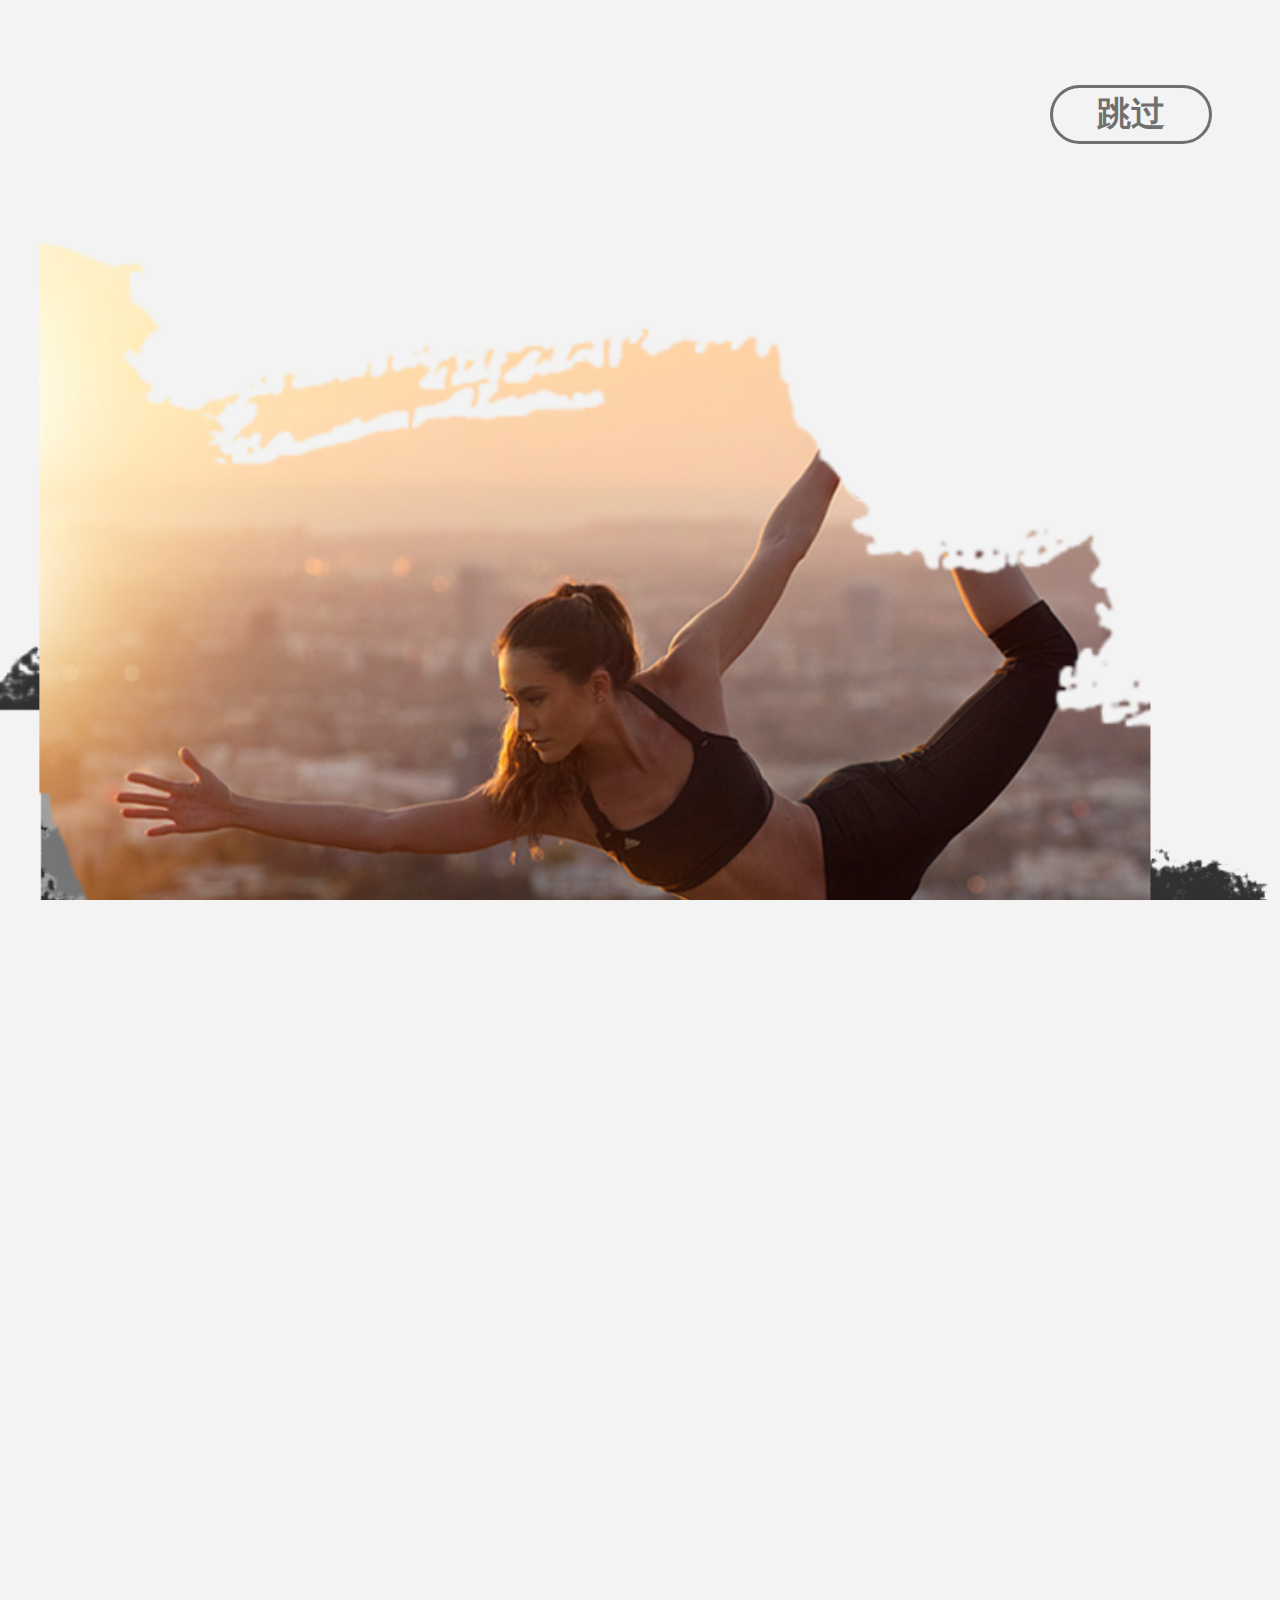
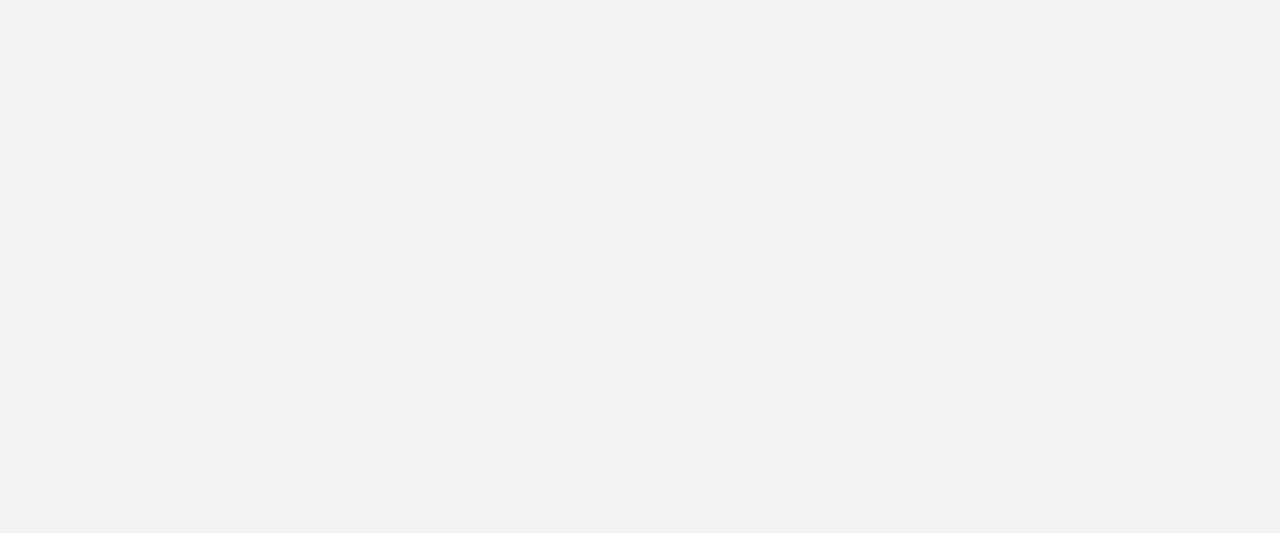
<file: flash-2.html>
<!DOCTYPE html>
<html lang="en">
    <head>
        <meta charset="utf-8">
        <link rel="stylesheet" href="css/flash-1.css">
        <script src="js/rem.js"></script>
        <title></title>
       <meta name="x5-orientation" content="portrait | landscape" />
        <meta name="screen-orientation" content="portrait">
        <meta name="x5-fullscreen" content="true" />
        <meta name="full-screen" content="yes">
         <meta name="format-detection" content="telephone=no, email=no" />
         <meta name="viewport" content="width=device-width, initial-scale=1.0, maximum-scale=1.0, user-scalable=0">
         <meta name="viewport" content="width=device-width, initial-scale=1">
         <link rel="stylesheet" href="css/iconfont.css">
         <link rel="stylesheet" href="css/flash-2.css">
    </head>
    <body>
    	<div class="flash-neadera">
			<div class="flash-neader1">
				<div class="flash-neader2">
					<h1>
						<a href="flash-3.html">跳过</a>
					</h1>
				</div>
			</div>
    	
		<div class="flash-content">
			<h1>TRALNLNG PROGRM</h1>
		</div>
		<div class="flash-content1">
			<p>规范你的训练过程</p>
		</div>
		<div class="flash-content2">
			<p>CAMPALGN</p>
		</div>
		<div class="flash-content3">
			<p>FOR FASHLON DESLGNER ZUZANA</p>
		</div>
		<div class="flash-contenta">
			<div class="flash-contenta1"></div>
			<div class="flash-contenta2"></div>
			<div class="flash-contenta3"></div>
		</div>
	</div>
    </body>
</html>
</file>
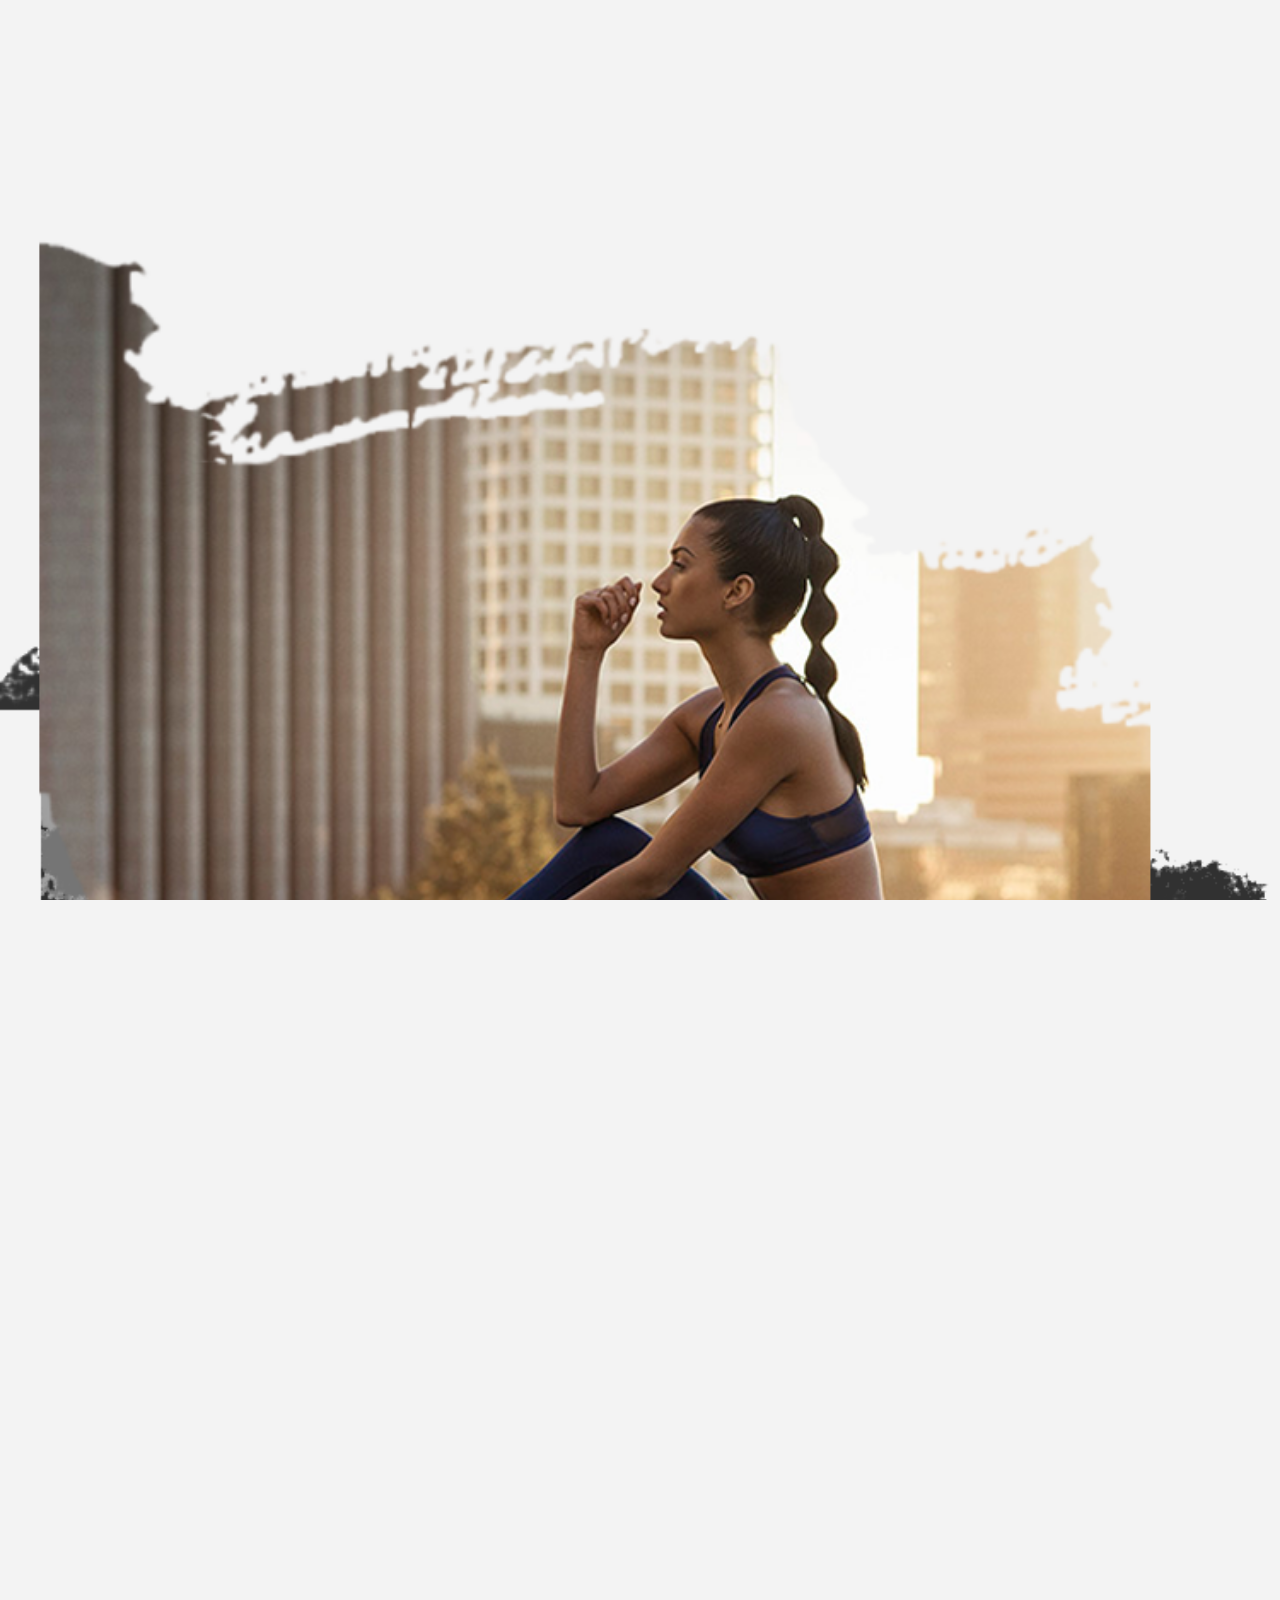
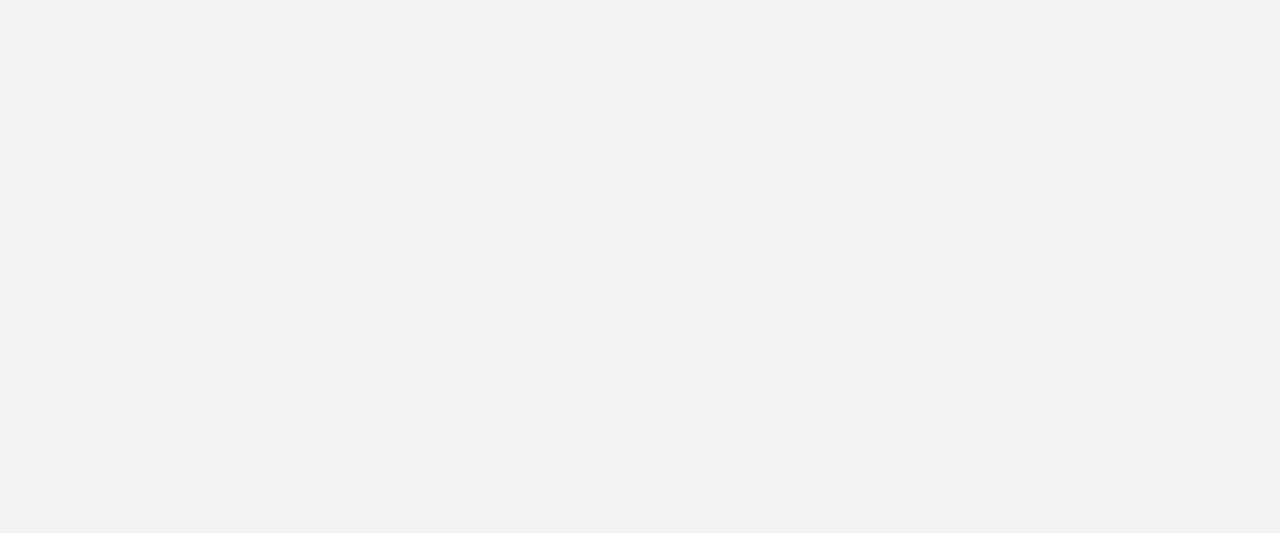
<file: flash-3.html>
<!DOCTYPE html>
<html lang="en">
    <head>
        <meta charset="utf-8">
        <link rel="stylesheet" href="css/flash-3.css">
        <script src="js/rem.js"></script>
        <title></title>
       <meta name="x5-orientation" content="portrait | landscape" />
        <meta name="screen-orientation" content="portrait">
        <meta name="x5-fullscreen" content="true" />
        <meta name="full-screen" content="yes">
         <meta name="format-detection" content="telephone=no, email=no" />
         <meta name="viewport" content="width=device-width, initial-scale=1.0, maximum-scale=1.0, user-scalable=0">
         <meta name="viewport" content="width=device-width, initial-scale=1">
         <link rel="stylesheet" href="css/iconfont.css">
         <link rel="stylesheet" href="css/flash-3.css">
    </head>
    <body>
    	<div class="flash-neadera">&nbsp;
    		<div class="flash-content">
				<h1>WONDERFUL</h1>
			</div>
			<div class="flash-content1">
				<p>各种精彩赛事等你来战</p>
			</div>
			<div class="flash-content2">
				<p>CAMPALGN</p>
			</div>
			<div class="flash-content3">
				<p>FOR FASHLON DESLGNER ZUZANA</p>
			</div>
			<div class="flash-contentc">
				<a href="login-index.html">
					<img src="img/dibu_03.png" alt="">
				</a>
			</div>
    	</div>
    </body>
</html>
</file>
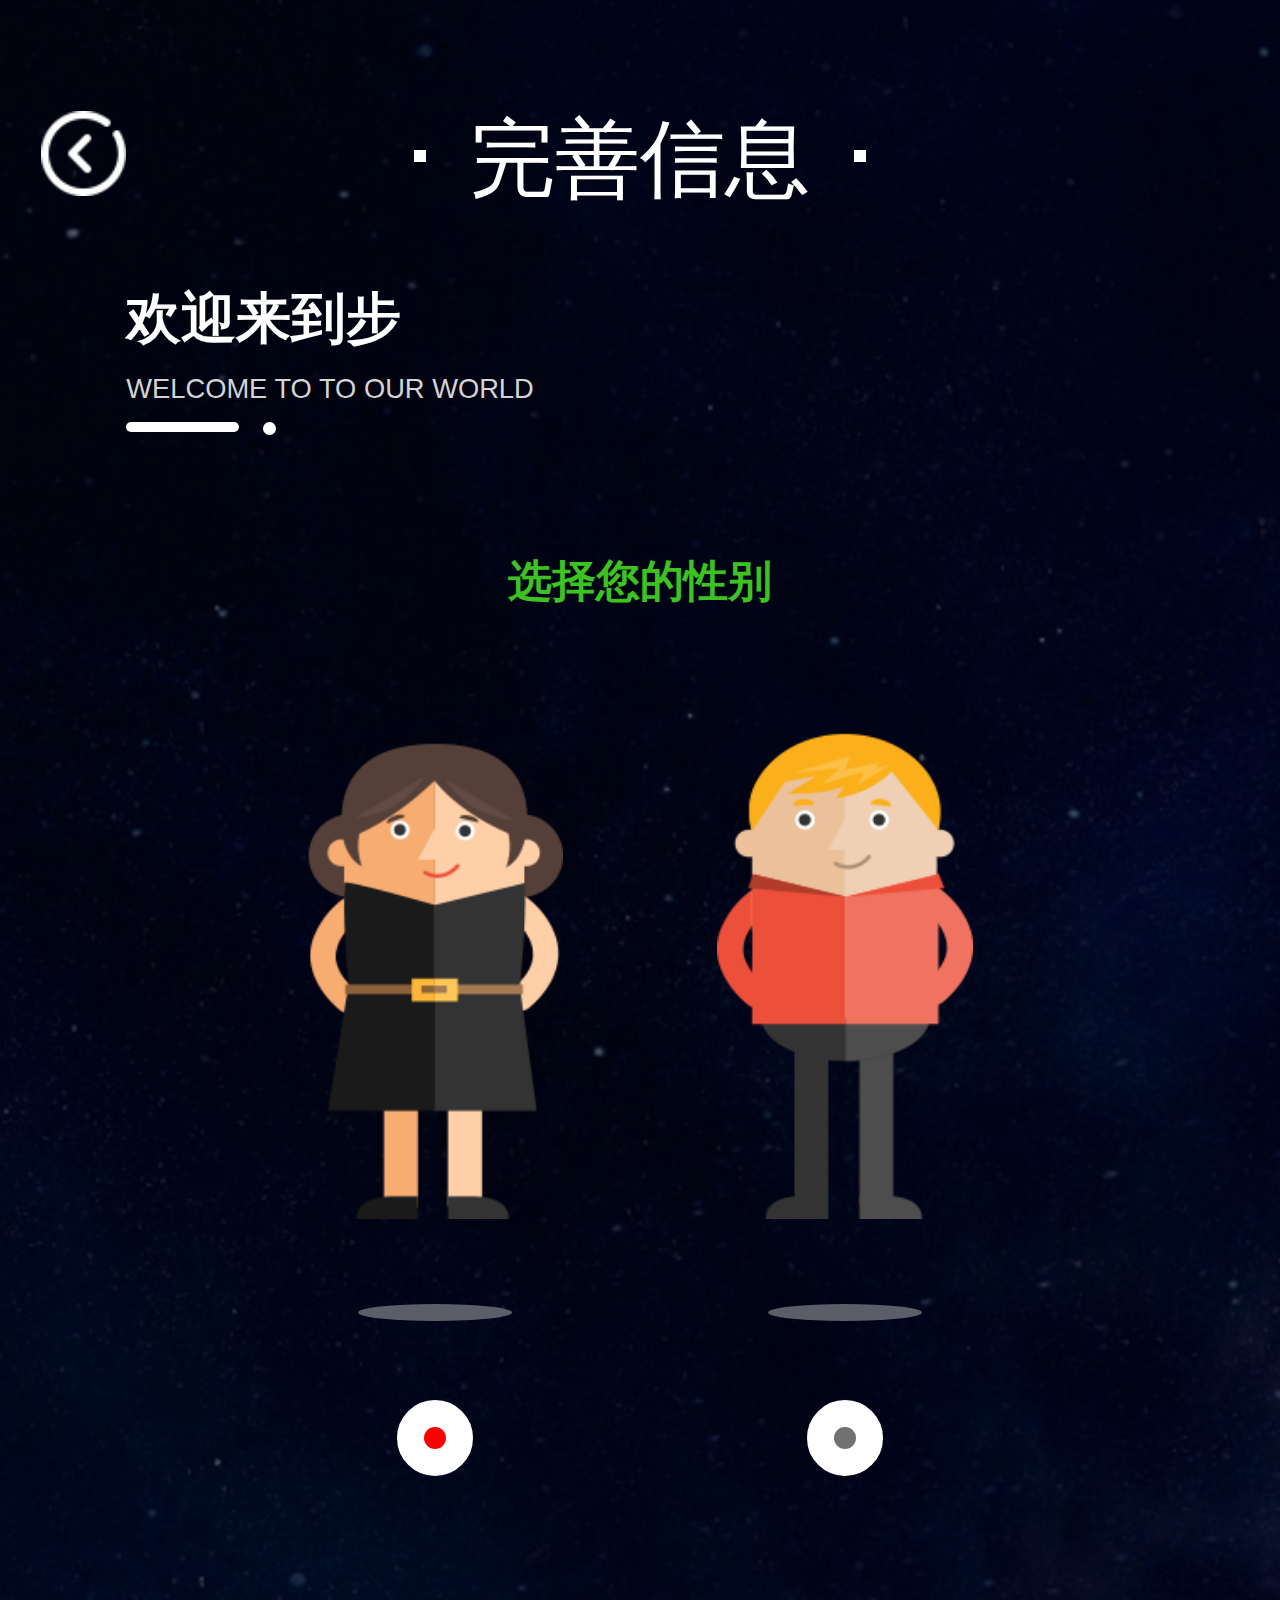
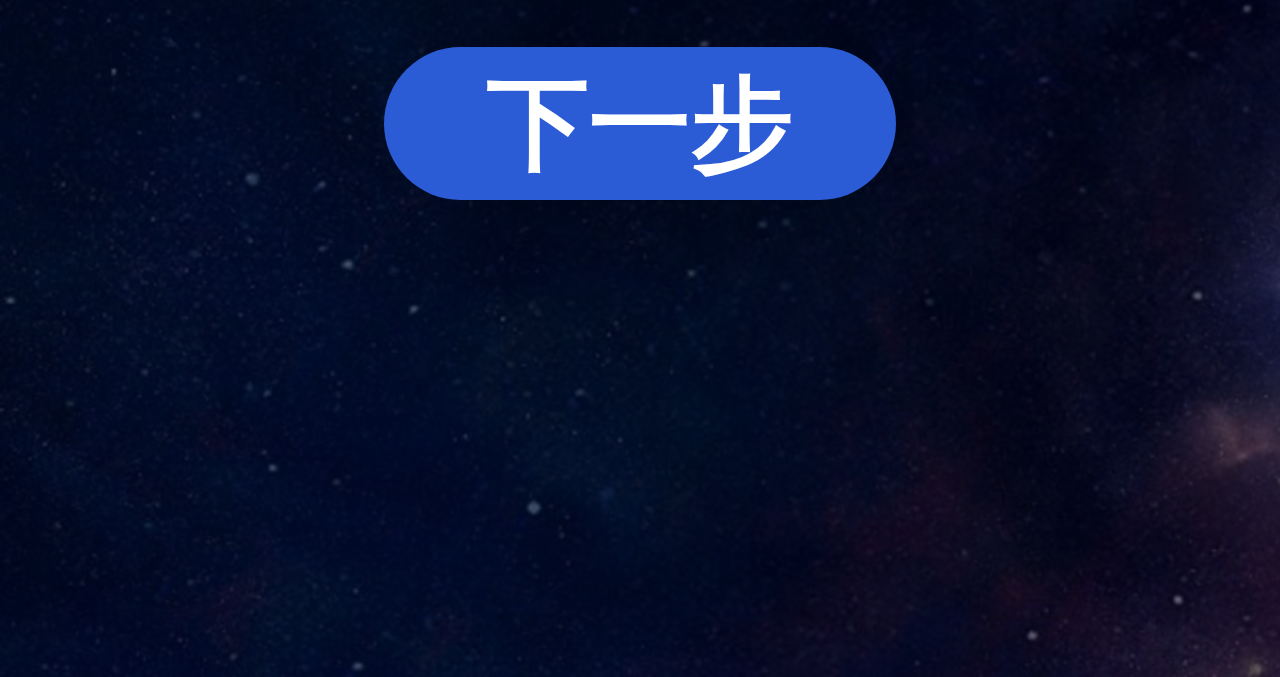
<file: info1.html>
<!DOCTYPE html>
<html>
<head>
    <meta charset="utf-8">
    <meta name="viewport" content="initial-scale=1.0, maximum-scale=1.0, user-scalable=no" />
    <!--横屏限制问题-->
    <meta name="x5-orientation" content="portrait | landscape" />
    <!--只支持X5内核-->
    <meta name="screen-orientation" content="portrait">
    <!--只支持UC浏览器-->
    <meta name="x5-fullscreen" content="true" />
    <!--只支持X5内核-->
    <meta name="full-screen" content="yes">
    <!--只支持UC浏览器-->
    <meta name="format-detection" content="telephone=no, email=no" />
    <!---->
    <title>信息1</title>
    <link rel="stylesheet" href="css/info.css" />
    <link rel="stylesheet" href="css/iconfont.css" />
    
    <script src="js/rem.js"></script>
</head>

<body>
	<div class="info1">
		<div class="info1-xinxi1">
			<div class="back">
				<a href="">
					<img src="img/info1 (4).png" alt="" width="100%"/>
				</a>
			</div>
			<div class="info1-xinxi1-1">
				<div class="dian"></div>
				<p>完善信息</p>
				<div class="dian"></div>
			</div>
		</div>
		<div class="info1-xinxi2">
			<h1>欢迎来到步	</h1>
			<p>WELCOME TO TO OUR WORLD</p>
			<div class="xian">
				<div class="dian"></div>
			</div>
		</div>
		<div class="info1-xinxi3">
			<h1>选择您的性别</h1>
			<div class="pic">
				<div class="pic1">
					<img src="img/info1 (1).png" alt="" width="100%"/>
					<div class="quan"></div>
					<a href="">
						<div class="center"style="background: red"></div>
					</a>
				</div>
				<div class="pic1">
					<img src="img/info1 (2).png" alt="" width="100%"/>
					<div class="quan"></div>
					<a href="">
						<div class="center" ></div>
					</a>
				</div>
			</div>
		</div>
		
		<div class="info1-xinxi4">
			<a href="info2.html">
				<h1>下一步</h1>
			</a>
		</div>
			
	</div>
</body>
</html>
</file>
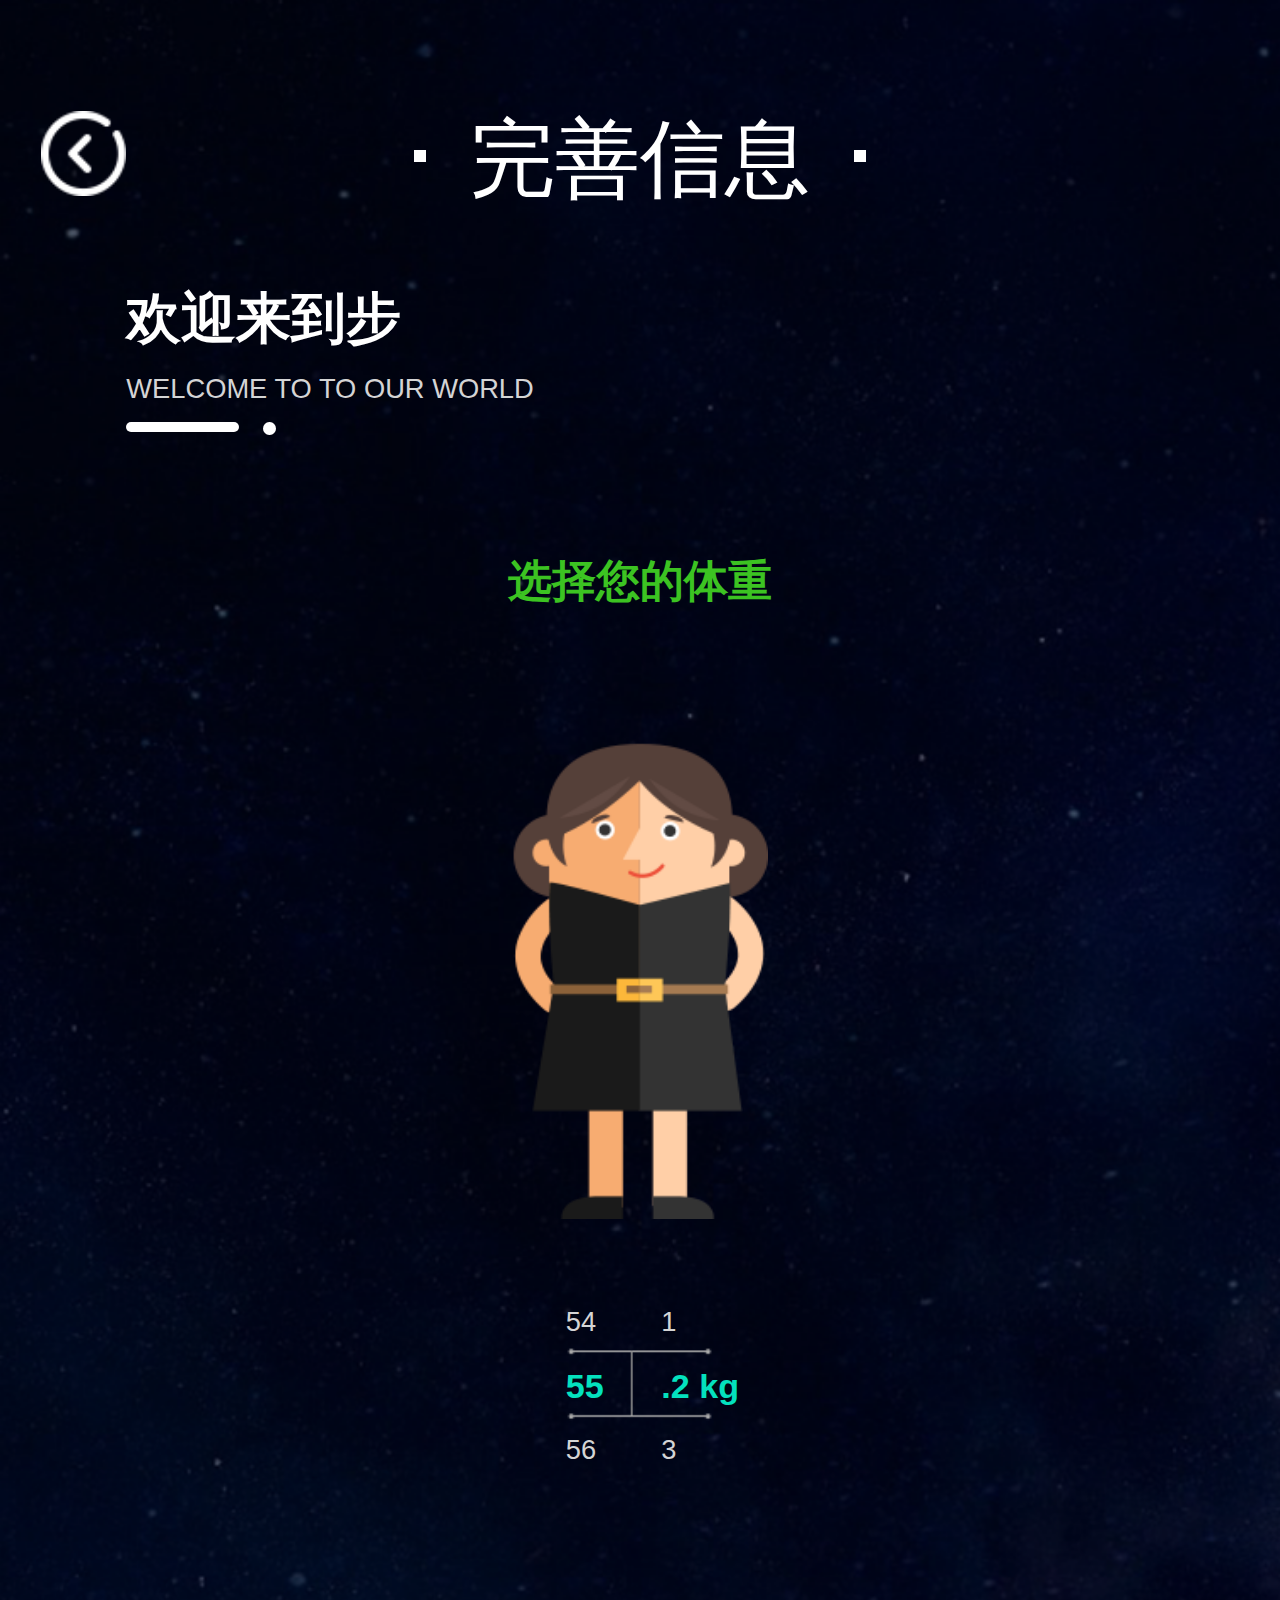
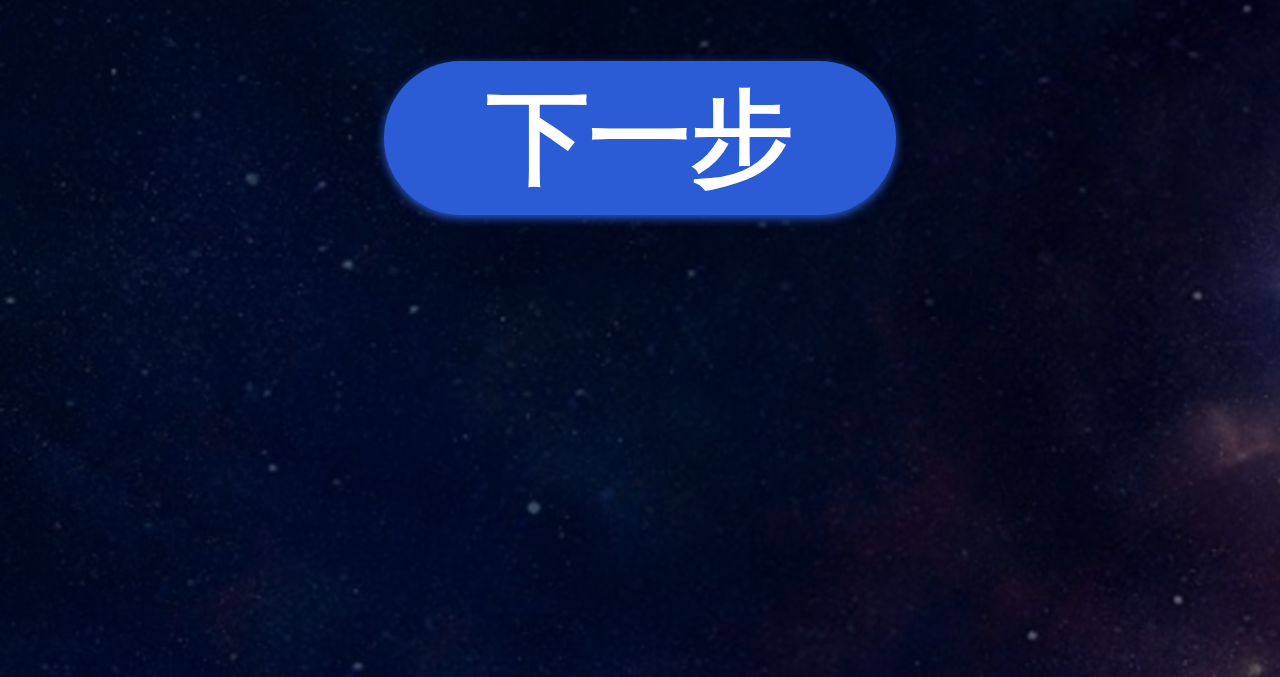
<file: info2.html>
<!DOCTYPE html>
<html>
<head>
    <meta charset="utf-8">
    <meta name="viewport" content="initial-scale=1.0, maximum-scale=1.0, user-scalable=no" />
    <!--横屏限制问题-->
    <meta name="x5-orientation" content="portrait | landscape" />
    <!--只支持X5内核-->
    <meta name="screen-orientation" content="portrait">
    <!--只支持UC浏览器-->
    <meta name="x5-fullscreen" content="true" />
    <!--只支持X5内核-->
    <meta name="full-screen" content="yes">
    <!--只支持UC浏览器-->
    <meta name="format-detection" content="telephone=no, email=no" />
    <!---->
    <title>信息2</title>
    <link rel="stylesheet" href="css/info.css" />
    <link rel="stylesheet" href="css/iconfont.css" />
    
    <script src="js/rem.js"></script>
</head>

<body>
	<div class="info2">
		<div class="info2-xinxi1">
			<div class="back">
				<a href="info1.html">
					<img src="img/info1 (4).png" alt="" width="100%"/>
				</a>
			</div>
			<div class="info2-xinxi1-1">
				<div class="dian"></div>
				<p>完善信息</p>
				<div class="dian"></div>
			</div>
		</div>
		<div class="info2-xinxi2">
			<h1>欢迎来到步	</h1>
			<p>WELCOME TO TO OUR WORLD</p>
			<div class="xian">
				<div class="dian"></div>
			</div>
		</div>
		<div class="info2-xinxi3">
			<h1>选择您的体重</h1>
			<div class="pic">
				<div class="pic1">
					<img src="img/info1 (1).png" alt="" width="100%"/>
					
					<div class="tizhong">
						<div class="num1">
							<p>54</p>
							<p style="">55</p>
							<p>56</p>
						</div>
						<div class="num1">
							<p>1</p>
							<p>.2 kg</p>
							<p>3</p>
						</div>
						<div class="kg">
							<!--.&nbsp;&nbsp;&nbsp;&nbsp;&nbsp;kg-->
						</div>
						
					</div>
				</div>
			</div>
		</div>
		
		<div class="info2-xinxi4">
			<a href="info3.html">
				<h1>下一步</h1>
			</a>
		</div>
			
	</div>
</body>
</html>
</file>
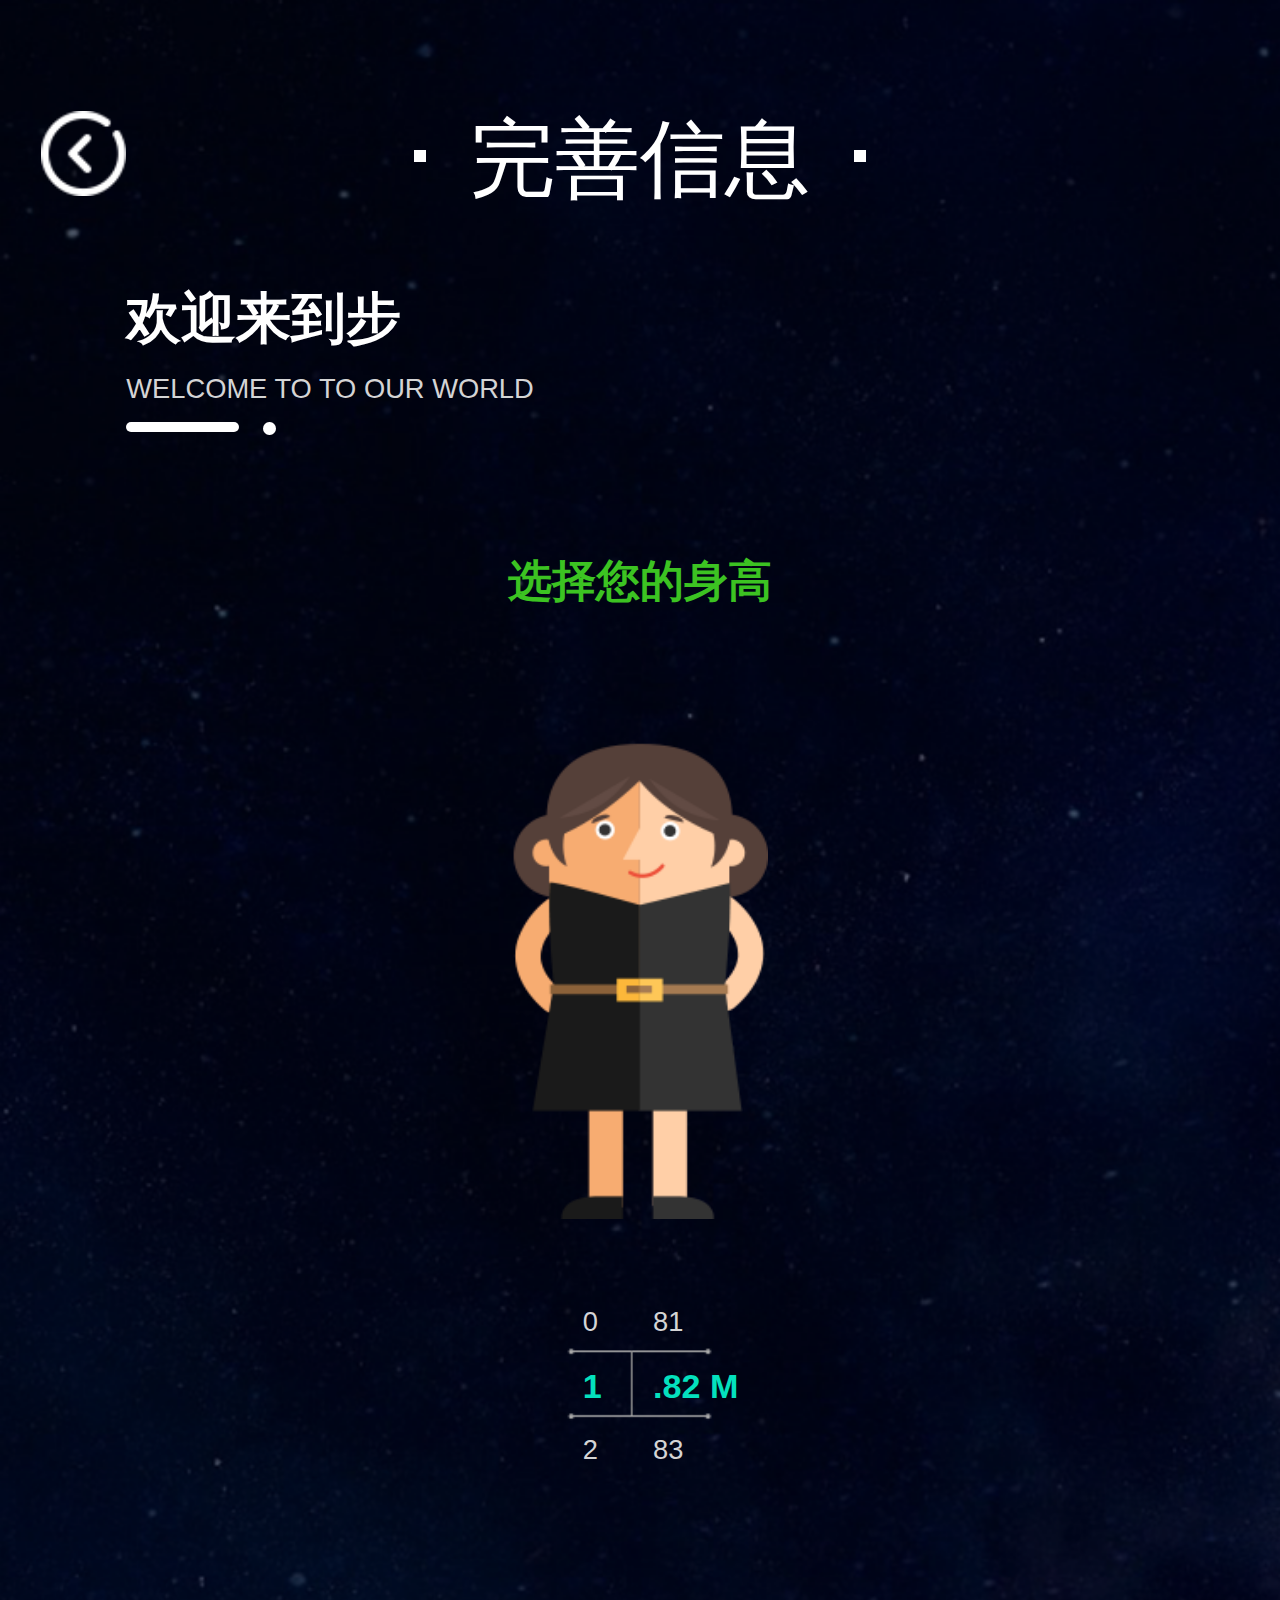
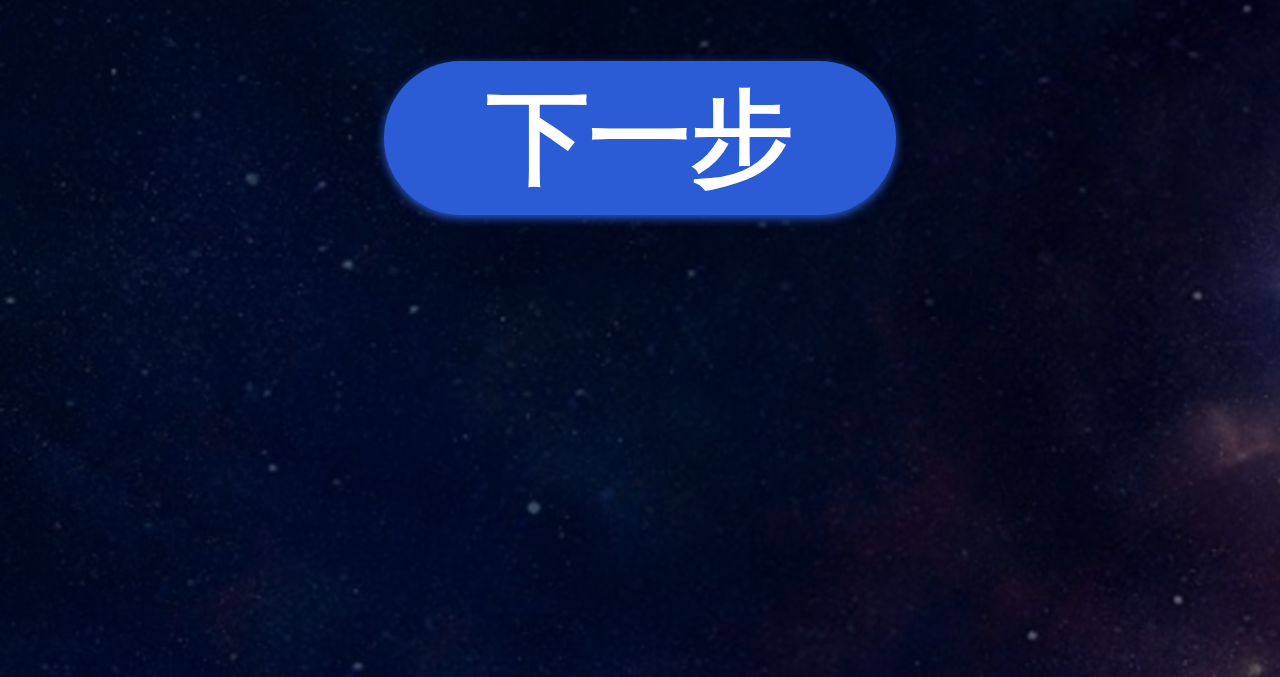
<file: info3.html>
<!DOCTYPE html>
<html>
<head>
    <meta charset="utf-8">
    <meta name="viewport" content="initial-scale=1.0, maximum-scale=1.0, user-scalable=no" />
    <!--横屏限制问题-->
    <meta name="x5-orientation" content="portrait | landscape" />
    <!--只支持X5内核-->
    <meta name="screen-orientation" content="portrait">
    <!--只支持UC浏览器-->
    <meta name="x5-fullscreen" content="true" />
    <!--只支持X5内核-->
    <meta name="full-screen" content="yes">
    <!--只支持UC浏览器-->
    <meta name="format-detection" content="telephone=no, email=no" />
    <!---->
    <title>信息3</title>
    <link rel="stylesheet" href="css/info.css" />
    <link rel="stylesheet" href="css/iconfont.css" />
    
    <script src="js/rem.js"></script>
</head>

<body>
	<div class="info3">
		<div class="info3-xinxi1">
			<div class="back">
				<a href="info2.html">
					<img src="img/info1 (4).png" alt="" width="100%"/>
				</a>
			</div>
			<div class="info3-xinxi1-1">
				<div class="dian"></div>
				<p>完善信息</p>
				<div class="dian"></div>
			</div>
		</div>
		<div class="info3-xinxi2">
			<h1>欢迎来到步	</h1>
			<p>WELCOME TO TO OUR WORLD</p>
			<div class="xian">
				<div class="dian"></div>
			</div>
		</div>
		<div class="info3-xinxi3">
			<h1>选择您的身高</h1>
			<div class="pic">
				<div class="pic1">
					<img src="img/info1 (1).png" alt="" width="100%"/>
					<div class="tizhong">
						<div class="num1">
							<p>0</p>
							<p>1</p>
							<p>2</p>
						</div>
						<div class="num1">
							<p>81</p>
							<p>.82 M</p>
							<p>83</p>
						</div>
						<div class="kg">
							<!--.&nbsp;&nbsp;&nbsp;&nbsp;&nbsp;&nbsp;M-->
						</div>
					</div>
				</div>
			</div>
		</div>
		
		<div class="info3-xinxi4">
			<a href="info4.html">
				<h1>下一步</h1>
			</a>
		</div>
			
	</div>
</body>
</html>
</file>
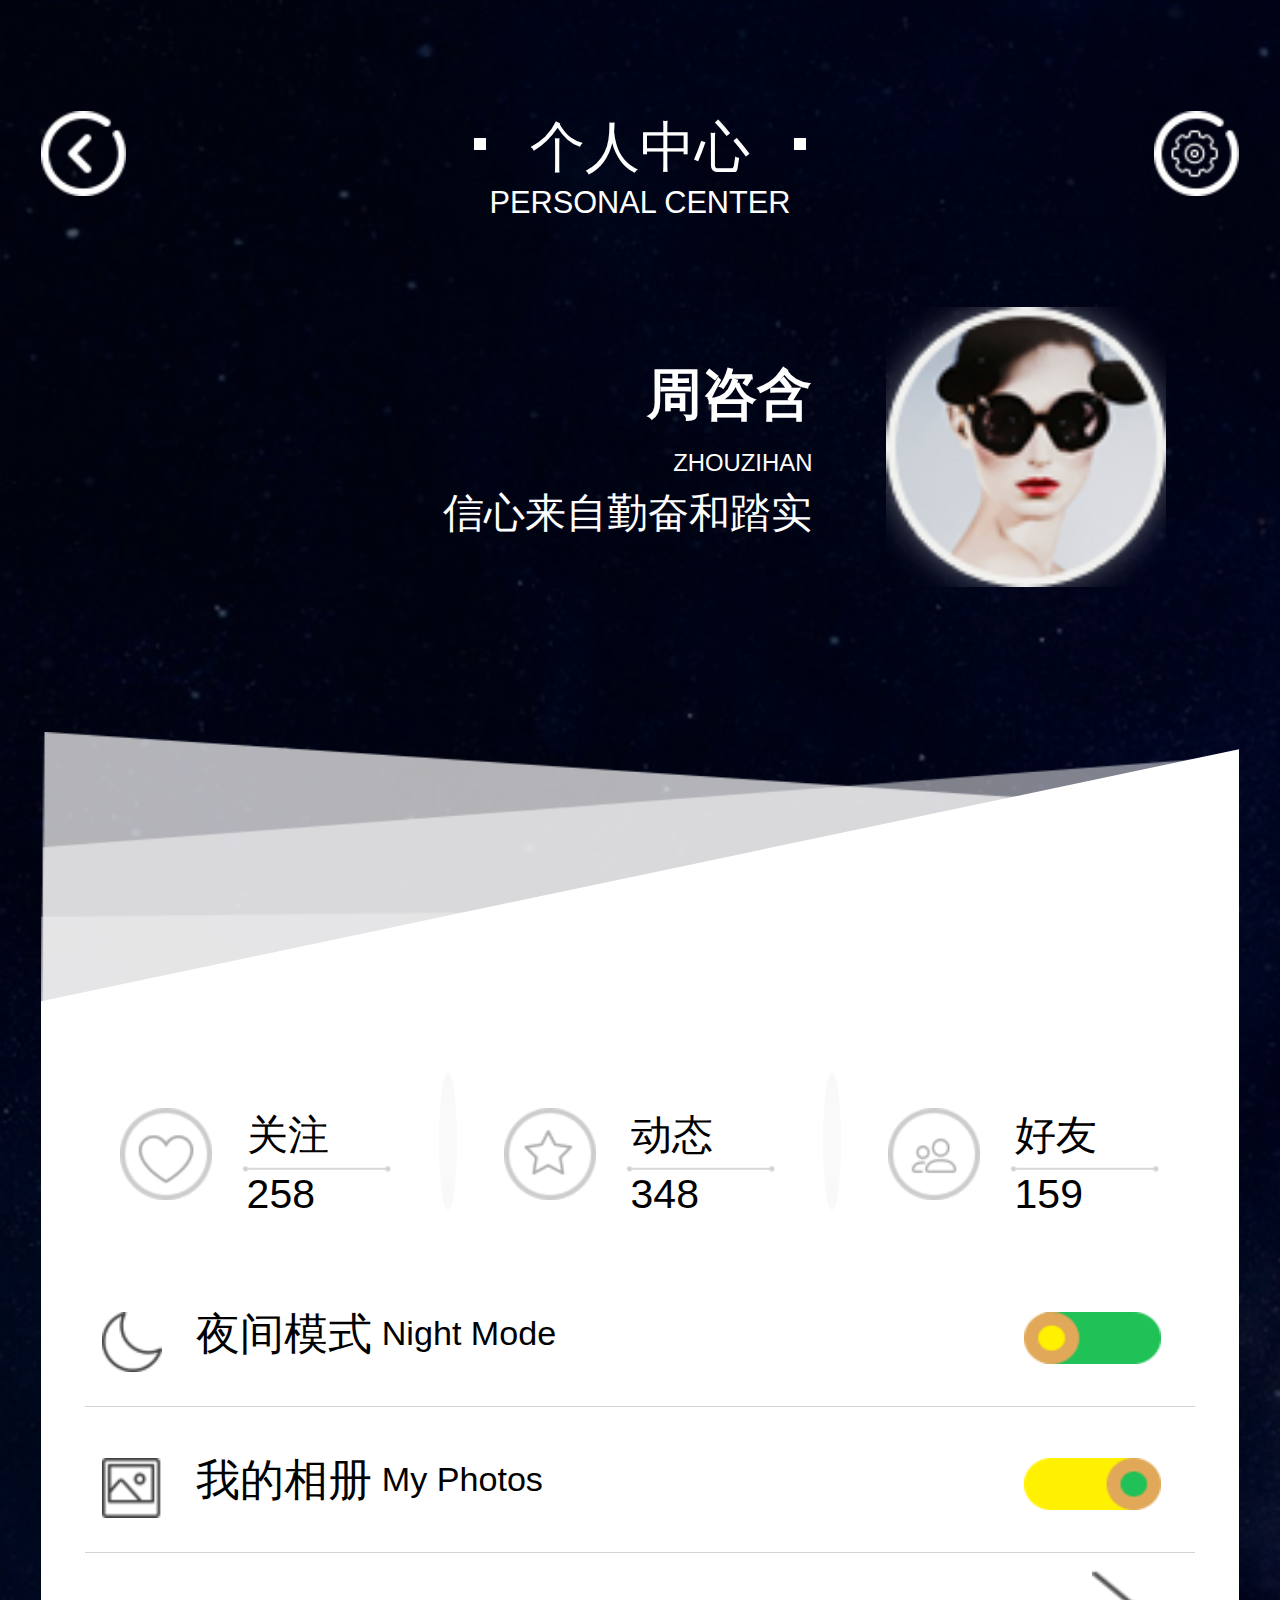
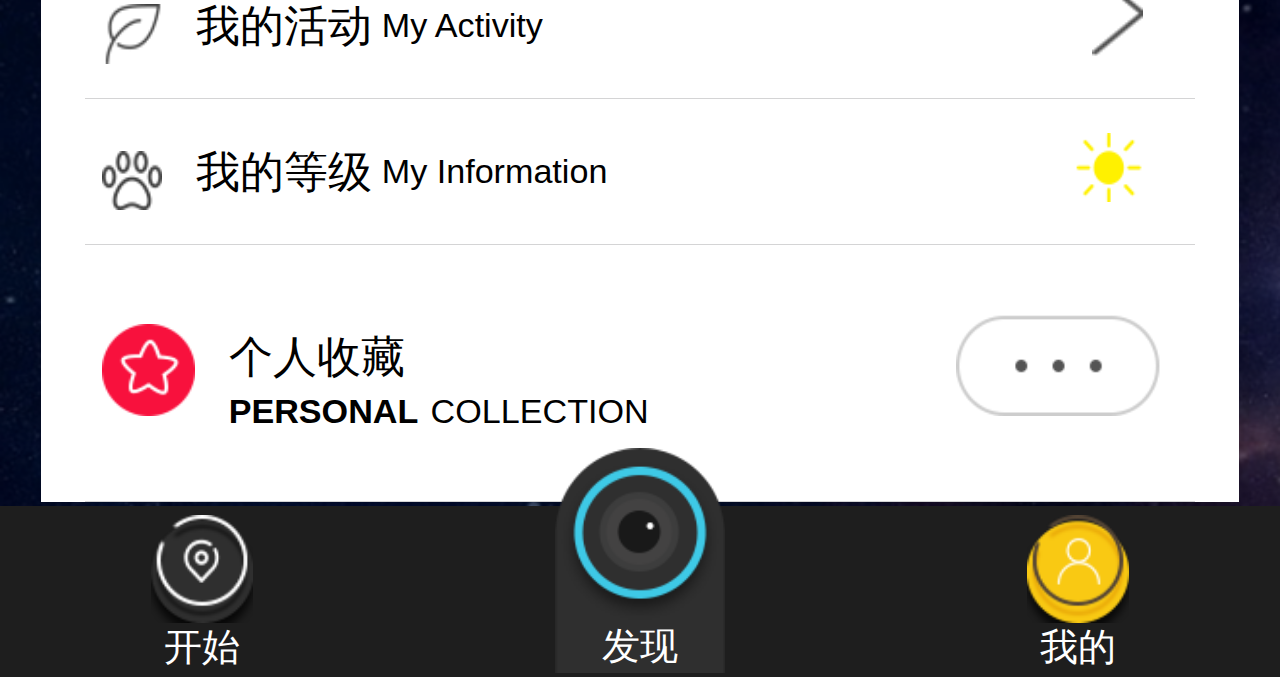
<file: info4.html>
<!DOCTYPE html>
<html>
<head>
    <meta charset="utf-8">
    <meta name="viewport" content="initial-scale=1.0, maximum-scale=1.0, user-scalable=no" />
    <!--横屏限制问题-->
    <meta name="x5-orientation" content="portrait | landscape" />
    <!--只支持X5内核-->
    <meta name="screen-orientation" content="portrait">
    <!--只支持UC浏览器-->
    <meta name="x5-fullscreen" content="true" />
    <!--只支持X5内核-->
    <meta name="full-screen" content="yes">
    <!--只支持UC浏览器-->
    <meta name="format-detection" content="telephone=no, email=no" />
    <!---->
    <title>个人中心</title>
    <link rel="stylesheet" href="css/info.css" />
    <link rel="stylesheet" href="css/iconfont.css" />
    
    <script src="js/rem.js"></script>
</head>

<body>
	<div class="info4">
		<div class="info4-xinxi1">
			<div class="back">
				<a href="main.html">
					<img src="img/info1 (4).png" alt="" width="100%"/>
				</a>
				<a href="info5.html">
					<img src="img/info1 (6).png" alt="" width="100%"/>
				</a>
			</div>
			<div class="info4-xinxi1-1">
				<div class="dian"></div>
				<p>个人中心</p>
				<div class="dian"></div>
			</div>
			<div class="info4-xinxi1-2">
				<p>PERSONAL CENTER</p>
			</div>
		</div>
		<div class="info4-xinxi2">
			<div class="info4-xinxi2-1">
			</div>
			<div class="info4-xinxi2-2">
				<h1>周咨含</h1>
				<p>ZHOUZIHAN</p>
				<span>信心来自勤奋和踏实</span>
			</div>
		</div>
		<div class="info4-xinxi3">
			<img src="img/info1 (22).png" alt="" width="100%" height="100%"/>
			<div class="xinxi3-1"></div>
		</div>
		<div class="info4-xinxi4">
			<a href="info5.html" style="color:#000">
				<div class="info4-xinxi4-1">
					<img src="img/info1 (7).png" alt="" width="100%"/>
					<div class="zi">
						<p>关注</p>
						<div class="pic">
							<img src="img/h1_03.png" alt="" width="100%"/>
						</div>
						<span>258</span>
					</div>
				</div>
			</a>
			<div class="tuoyuan"></div>
			<a href="" style="color:#000">
				<div class="info4-xinxi4-1">
					<img src="img/info1 (8).png" alt="" width="100%"/>
					<div class="zi">
						<p>动态</p>
						<div class="pic">
							<img src="img/h1_03.png" alt="" width="100%"/>
						</div>
						<span>348</span>
					</div>
				</div>
			</a>
			
			<div class="tuoyuan"></div>
			<a href="" style="color:#000">
				<div class="info4-xinxi4-1">
					<img src="img/info1 (9).png" alt="" width="100%"/>
					<div class="zi">
						<p>好友</p>
						<div class="pic">
							<img src="img/h1_03.png" alt="" width="100%"/>
						</div>
						<span>159</span>
					</div>
				</div>
			</a>
			</div>
		<div class="info4-xinxi5">
			<div class="info4-xinxi5-1">
				<img src="img/info1 (11).png" alt="" width="100%"/>
				<p>夜间模式</p><p style="font-size: 0.2rem;">&nbsp;Night Mode</p>
				<a href="">
					<img src="img/info1 (12).png" alt="" width="100%" />
				</a>
			</div>
			<div class="info4-xinxi5-1">
				<img src="img/info1 (14).png" alt="" width="100%"/>
				<p>我的相册</p><p style="font-size: 0.2rem;">&nbsp;My Photos</p>
				<a href="">
					<img src="img/info1 (13).png" alt="" width="100%" />
				</a>
			</div>
			<div class="info4-xinxi5-1">
				<img src="img/info1 (16).png" alt="" width="100%"/>
				<p>我的活动</p><p style="font-size: 0.2rem;">&nbsp;My Activity</p>
				<a href="">
					<img src="img/info1 (15).png" alt="" width="0.3rem" style="width: 0.3rem; height: 0.5rem;margin-top: .1rem;margin-right: .3rem;"/>
				</a>
			</div>
			<div class="info4-xinxi5-1">
				<img src="img/info1 (18).png" alt="" width="100%" />
				<p>我的等级</p><p style="font-size: 0.2rem;">&nbsp;My Information</p>
				<a href="">
					<img src="img/info1 (17).png" alt="" width="0.4rem" style="width: 0.4rem; height: 0.4rem;margin-top: .2rem;margin-right: .3rem;"/>
				</a>
			</div>
			<div class="info4-xinxi5-1">
				<img src="img/info1 (20).png" alt="" width="100%" />
				<p>个人收藏<br>
					<span style="font-weight: bold;">PERSONAL</span> <span>COLLECTION</span>
				</p>
				<a href="">
					<img src="img/info1 (19).png" alt="" width="100%" />
				</a>
			</div>
		</div>
		
	</div>
	
	<div class="info4-xinxi6">
		<a href="personal.html">
			<div class="pic1">
				<img src="img/info1 (24).png" alt="" width="100%"/>
				<p>开始</p>
			</div>
		</a>
		<a href="main.html">
			<div class="pic2">
				<img src="img/info1 (23).png" alt="" width="100%"/>
				<p>发现</p>
			</div>
		</a>
		<a href="info4.html">
			<div class="pic1">
				<img src="img/info1 (25).png" alt="" width="100%"/>
				<p>我的</p>
			</div>
		</a>
	</div>
</body>
</html>
</file>
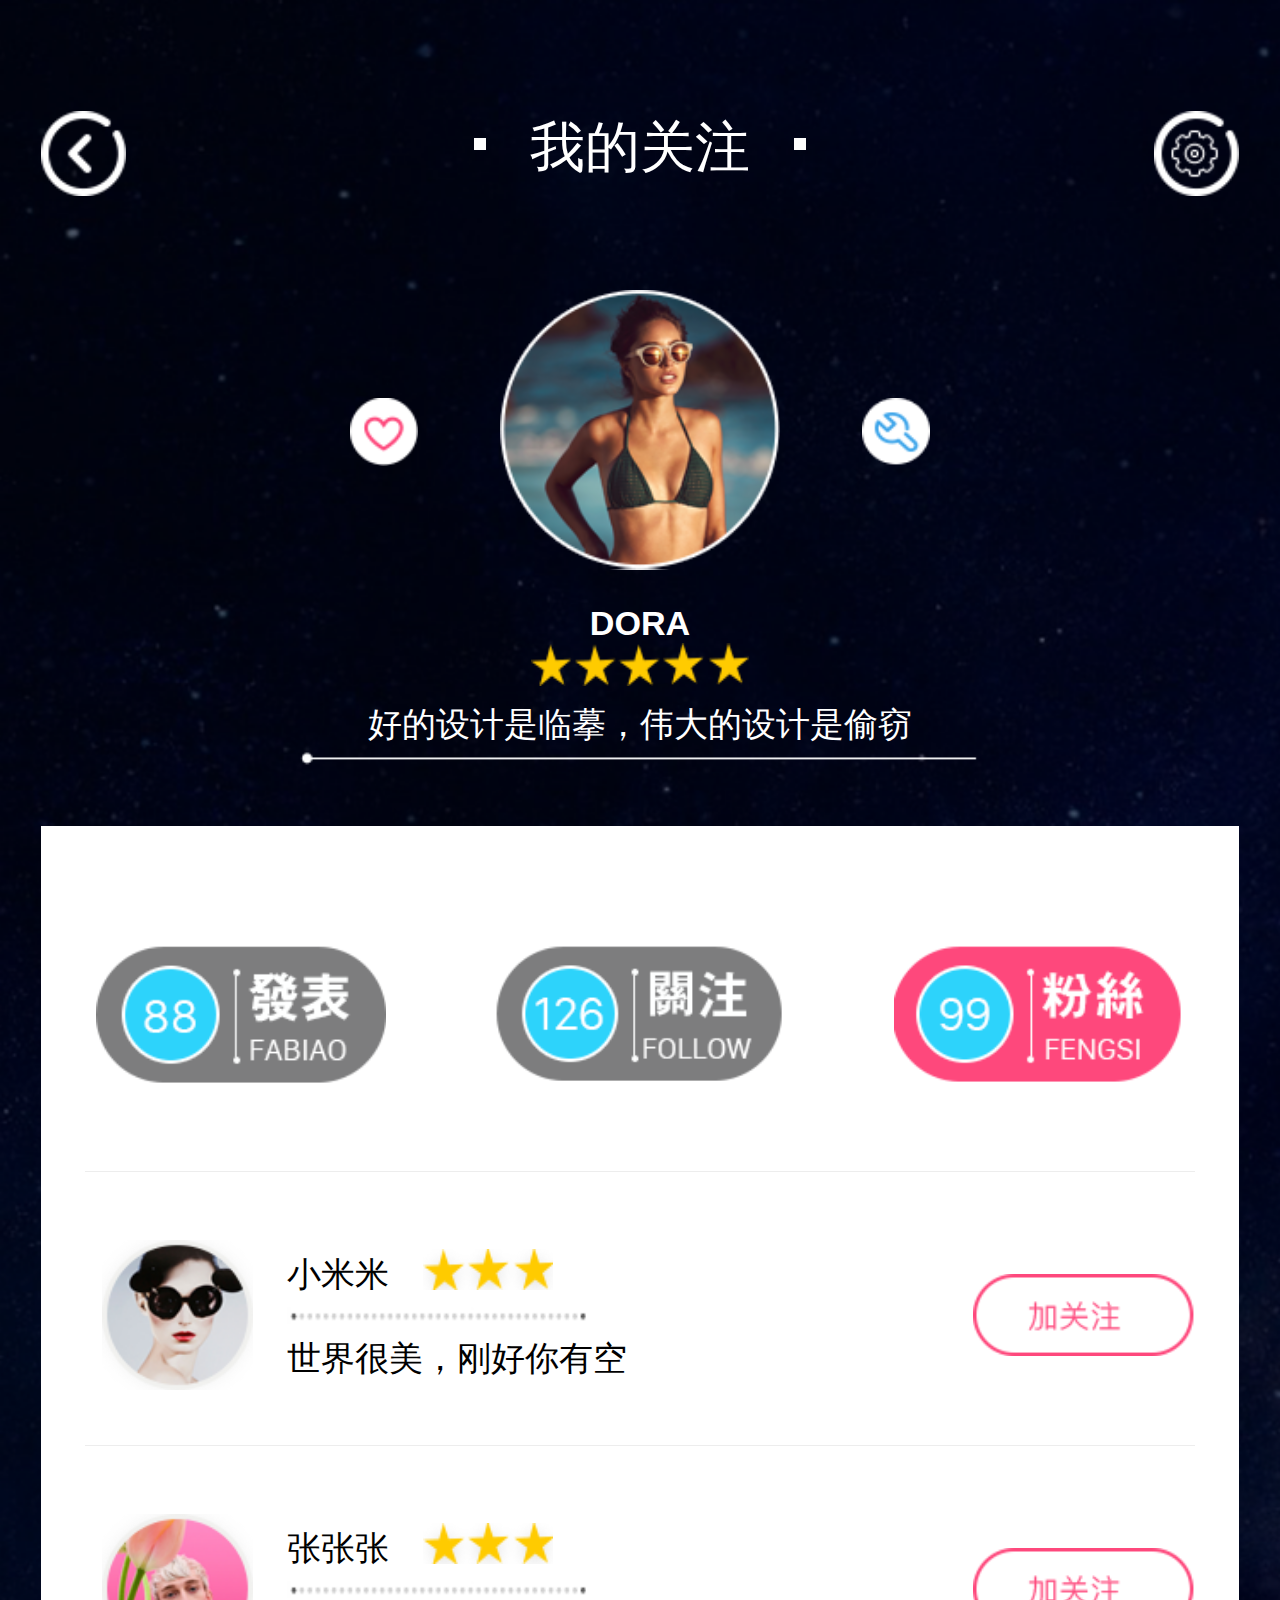
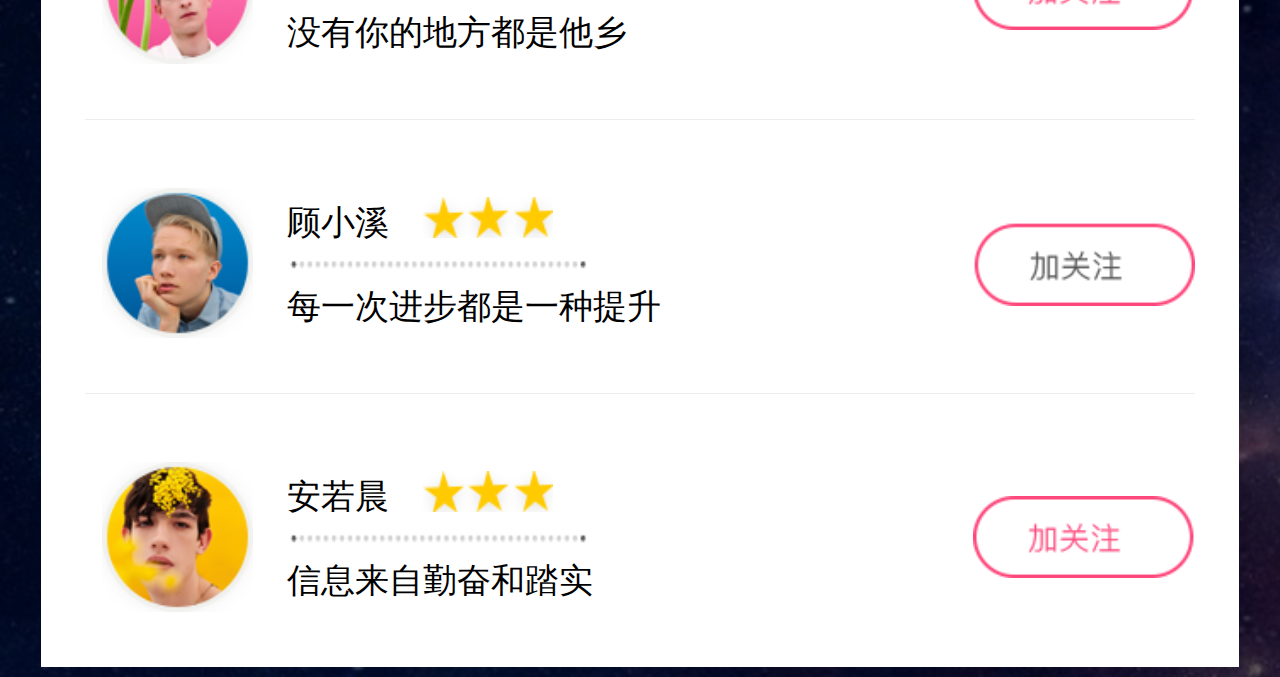
<file: info5.html>
<!DOCTYPE html>
<html>
<head>
    <meta charset="utf-8">
    <meta name="viewport" content="initial-scale=1.0, maximum-scale=1.0, user-scalable=no" />
    <!--横屏限制问题-->
    <meta name="x5-orientation" content="portrait | landscape" />
    <!--只支持X5内核-->
    <meta name="screen-orientation" content="portrait">
    <!--只支持UC浏览器-->
    <meta name="x5-fullscreen" content="true" />
    <!--只支持X5内核-->
    <meta name="full-screen" content="yes">
    <!--只支持UC浏览器-->
    <meta name="format-detection" content="telephone=no, email=no" />
    <!---->
    <title>我的关注</title>
    <link rel="stylesheet" href="css/info.css" />
    <link rel="stylesheet" href="css/iconfont.css" />
    
    <script src="js/rem.js"></script>
</head>

<body>
	<div class="info5">
		<div class="info5-xinxi1">
			<div class="back">
				<a href="info4.html">
					<img src="img/info1 (4).png" alt="" width="100%"/>
				</a>
				<a href="info1.html">
					<img src="img/info1 (6).png" alt="" width="100%"/>
				</a>
			</div>
			<div class="info5-xinxi1-1">
				<div class="dian"></div>
				<p>我的关注</p>
				<div class="dian"></div>
			</div>
		</div>
		<div class="info5-xinxi2">
			<div class="info5-xinxi2-1">
				<a href="">
					<img src="img/info1 (26).png" alt="" width="100%"/>
				</a>
				<a href="">
					<img src="img/info1 (27).png" alt="" />
				</a>
			</div>
			<div class="info5-xinxi2-2">
				<h1>DORA</h1>
					<img src="img/info1 (28).png" alt="" width="100%" height="100%"/>
				<span>好的设计是临摹，伟大的设计是偷窃</span>
				<div class="xian">
					<img src="img/i_03.png" alt="" width="100%" height="100%"/>
				</div>
			</div>
		</div>
		<div class="info5-xinxi4">
			<a href="">
				<img src="img/i_07.png" alt="" width="100%"/>
			</a>
			<a href="">
				<img src="img/i_09.png" alt="" width="100%"/>
			</a>
			<a href="">
				<img src="img/i_11.png" alt="" width="100%"/>
			</a>
		</div>
		<div class="info5-xinxi5">
			<div class="info5-xinxi5-1">
				<img src="img/info1 (32).png" alt="" width="100%" />
				<div class="zi">
					<p>小米米</p>
					<div class="star">
						<img src="img/info1 (29).png" alt="" width="100%" height="100%"/>
					</div>
					<div class="xian">
						<img src="img/i_17.png" alt="" width="100%" height="100%"/>
					</div>
					<p>世界很美，刚好你有空</p>
				</div>
				<a href="">
					<img src="img/info1 (30).png" alt="" width="100%" />
				</a>
			</div>
			<div class="info5-xinxi5-1">
				<img src="img/info1 (33).png" alt="" width="100%" />
				<div class="zi">
					<p>张张张</p>
					<div class="star">
						<img src="img/info1 (29).png" alt="" width="100%" height="100%"/>
					</div>
					<div class="xian">
						<img src="img/i_17.png" alt="" width="100%" height="100%"/>
					</div>
					<p>没有你的地方都是他乡</p>
				</div>
				<a href="">
					<img src="img/info1 (30).png" alt="" width="100%" />
				</a>
			</div>
			<div class="info5-xinxi5-1">
				<img src="img/info1 (34).png" alt="" width="100%" />
				<div class="zi">
					<p>顾小溪</p>
					<div class="star">
						<img src="img/info1 (29).png" alt="" width="100%" height="100%"/>
					</div>
					<div class="xian">
						<img src="img/i_17.png" alt="" width="100%" height="100%"/>
					</div>
					<p>每一次进步都是一种提升</p>
				</div>
				<a href="">
					<img src="img/j_03.png" alt="" width="100%" />
				</a>
			</div>
			<div class="info5-xinxi5-1">
				<img src="img/info1 (35).png" alt="" width="100%" />
				<div class="zi">
					<p>安若晨</p>
					<div class="star">
						<img src="img/info1 (29).png" alt="" width="100%" height="100%"/>
					</div>
					<div class="xian">
						<img src="img/i_17.png" alt="" width="100%" height="100%"/>
					</div>
					<p>信息来自勤奋和踏实</p>
				</div>
				<a href="">
					<img src="img/info1 (30).png" alt="" width="100%" />
				</a>
			</div>
		</div>
	</div>
	
</body>
</html>
</file>
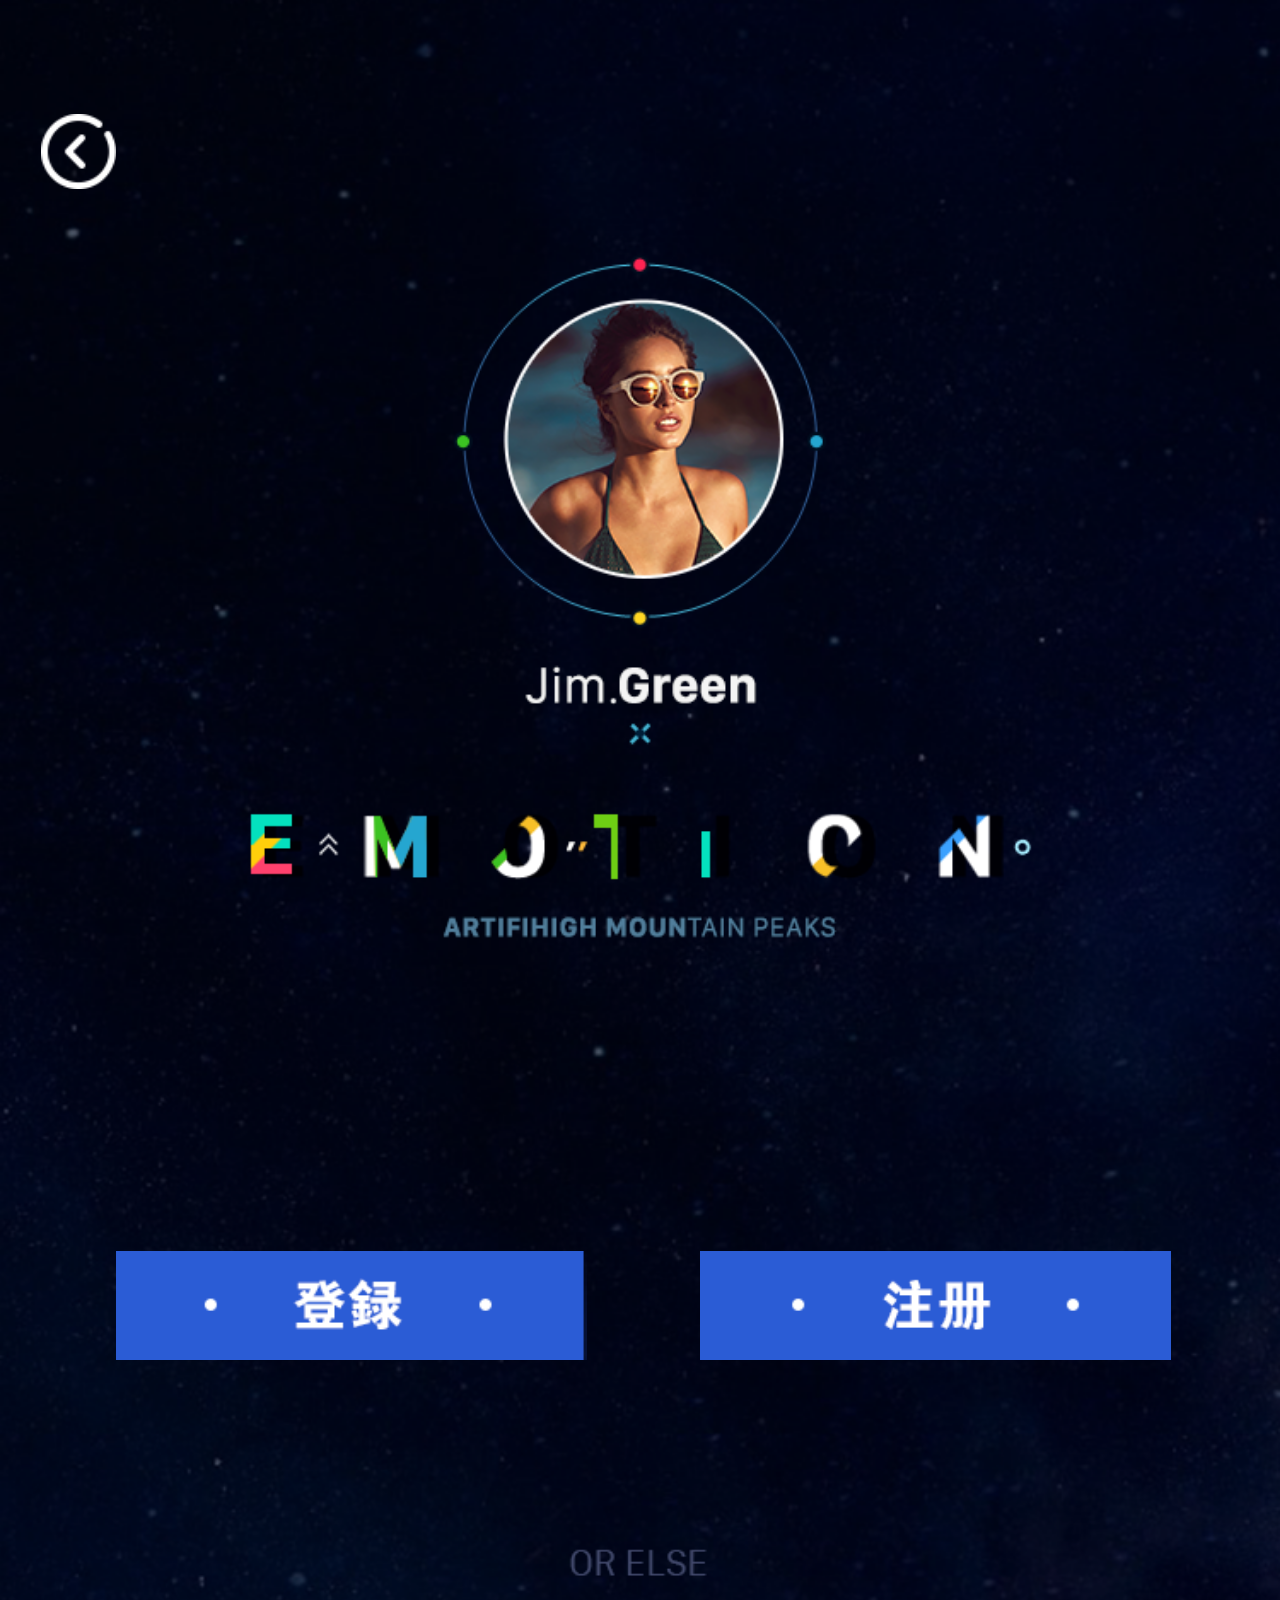
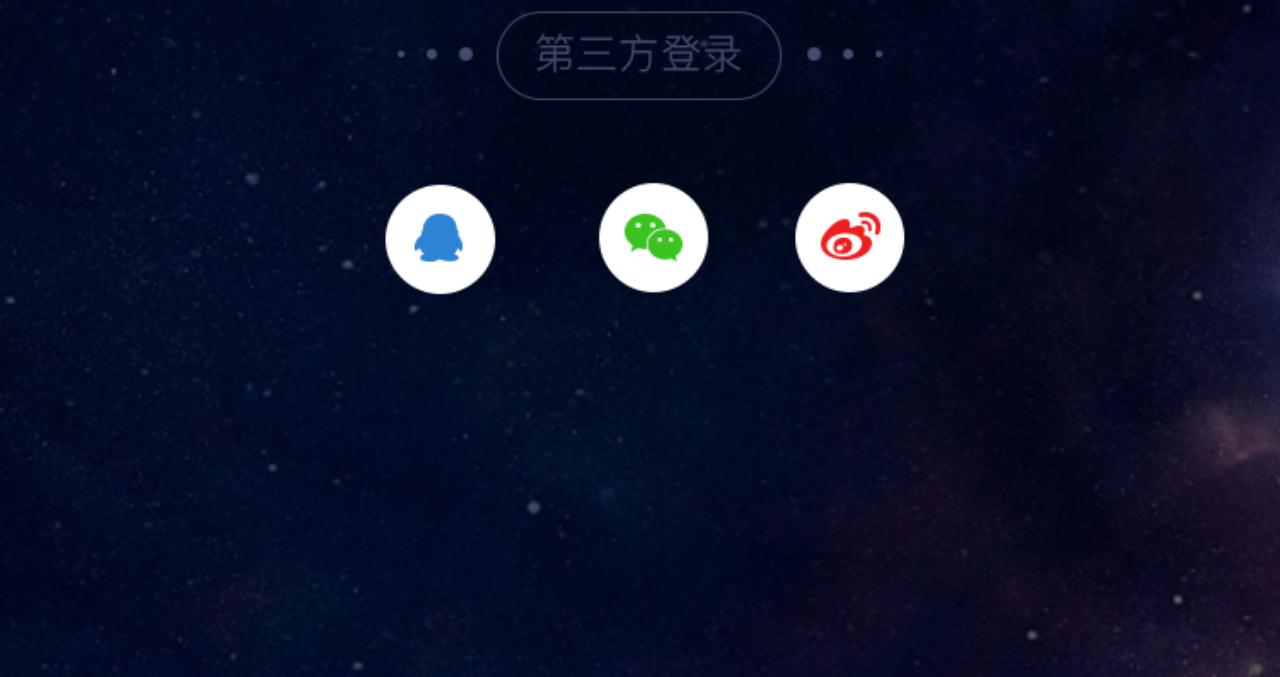
<file: login-index.html>
<!DOCTYPE html>
<html>
<head>
    <meta charset="utf-8">
    <meta name="viewport" content="initial-scale=1.0, maximum-scale=1.0, user-scalable=no" />
    <meta name="viewport" content="initial-scale=1.0, maximum-scale=1.0, user-scalable=no" />
    <!--横屏限制问题-->
    <meta name="x5-orientation" content="portrait | landscape" />
    <!--只支持X5内核-->
    <meta name="screen-orientation" content="portrait">
    <!--只支持UC浏览器-->
    <meta name="x5-fullscreen" content="true" />
    <!--只支持X5内核-->
    <meta name="full-screen" content="yes">
    <!--只支持UC浏览器-->
    <meta name="format-detection" content="telephone=no, email=no" />
    <!---->
    <title></title>
    <link rel="stylesheet" href="css/login-index.css" />
    <script src="js/rem.js">  type="text/javascript">
    	
   		
    </script>
</head>
<body>
	<div class="login-head">
		<div class="login-zuojian">
			<a href=""></a>
		</div>
		<div class="login-denglu">
			<a href="login2-index.html"></a>
		</div>
		<div class="login-zhuce">
			<a href="reg1.html"></a>
		</div>
		<div class="login-qq">
			<a href=""></a>
		</div>
		<div class="login-weixin">
			<a href="login3-index.html"></a>
		</div>
		<div class="login-weibo">
			<a href=""></a>
		</div>
	
	</div>

</body>
</html>
</file>
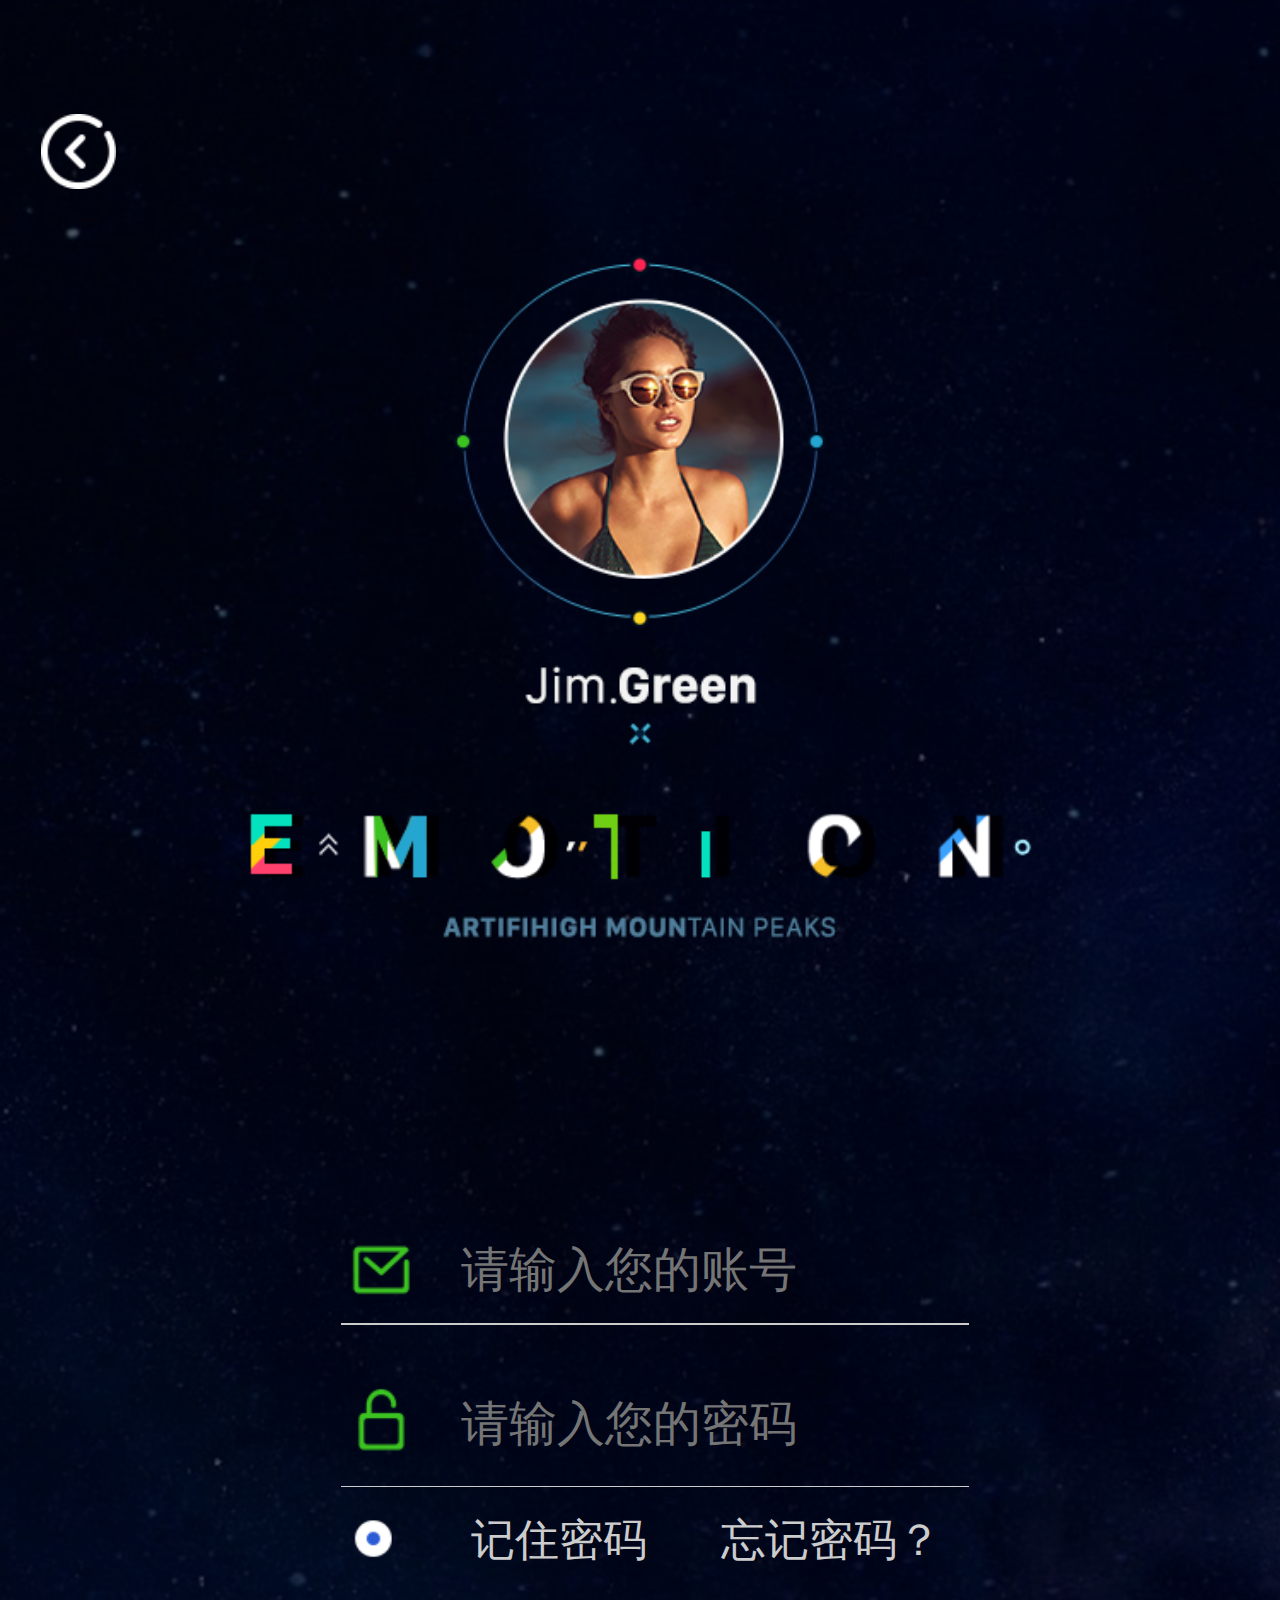
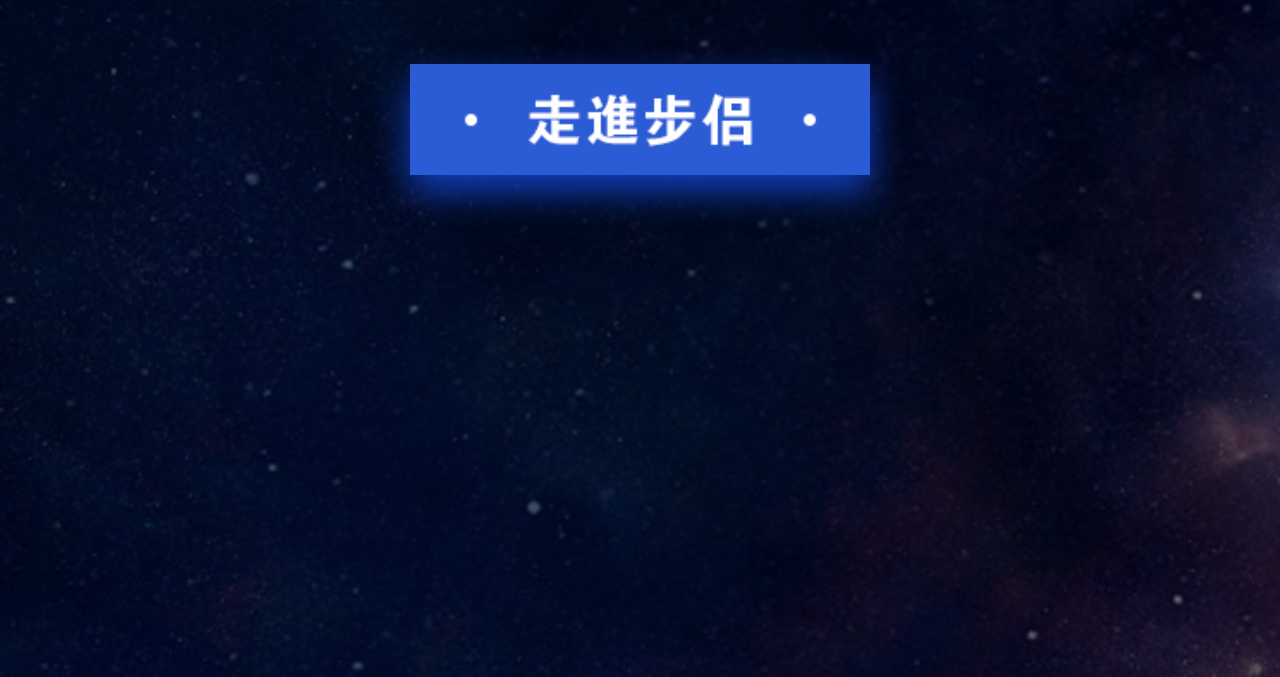
<file: login2-index.html>
<!DOCTYPE html>
<html>
<head>
    <meta charset="utf-8">
    <meta name="viewport" content="initial-scale=1.0, maximum-scale=1.0, user-scalable=no" />
    <meta name="viewport" content="initial-scale=1.0, maximum-scale=1.0, user-scalable=no" />
    <!--横屏限制问题-->
    <meta name="x5-orientation" content="portrait | landscape" />
    <!--只支持X5内核-->
    <meta name="screen-orientation" content="portrait">
    <!--只支持UC浏览器-->
    <meta name="x5-fullscreen" content="true" />
    <!--只支持X5内核-->
    <meta name="full-screen" content="yes">
    <!--只支持UC浏览器-->
    <meta name="format-detection" content="telephone=no, email=no" />
    <!---->
    <title></title>
    <link rel="stylesheet" href="login-css/login2-index.css" />
    <script src="js/rem.js"> type="text/javascript">

    </script>
</head>
<body>
	<div class="login2-head">
		<div class="login2-zuojian">
			<a href="login-index.html"></a>
		</div>
		<div class="login2-zhanghao">
			<div class="login2-xinfeng">
				
			</div>
			<from>
				<input type="text" placeholder="请输入您的账号"/>
			</from>
		</div>
		<div class="login2-mima">
			<div class="login2-suozi">
				
			</div>
			<from>
				<input type="password" placeholder="请输入您的密码"/>
			</from>
		</div>
		<div class="login2-mima2">
			<div class="login2-yuandian">
				
			</div>
			<div class="login2-wenzi">
				记住密码
			</div>
			<div class="login2-wenzi2">
				忘记密码？
			</div>
		</div>
		<div class="login2-banlv">
			<a href="main.html">
				
			</a>
		</div>
	</div>

</body>
</html>
</file>
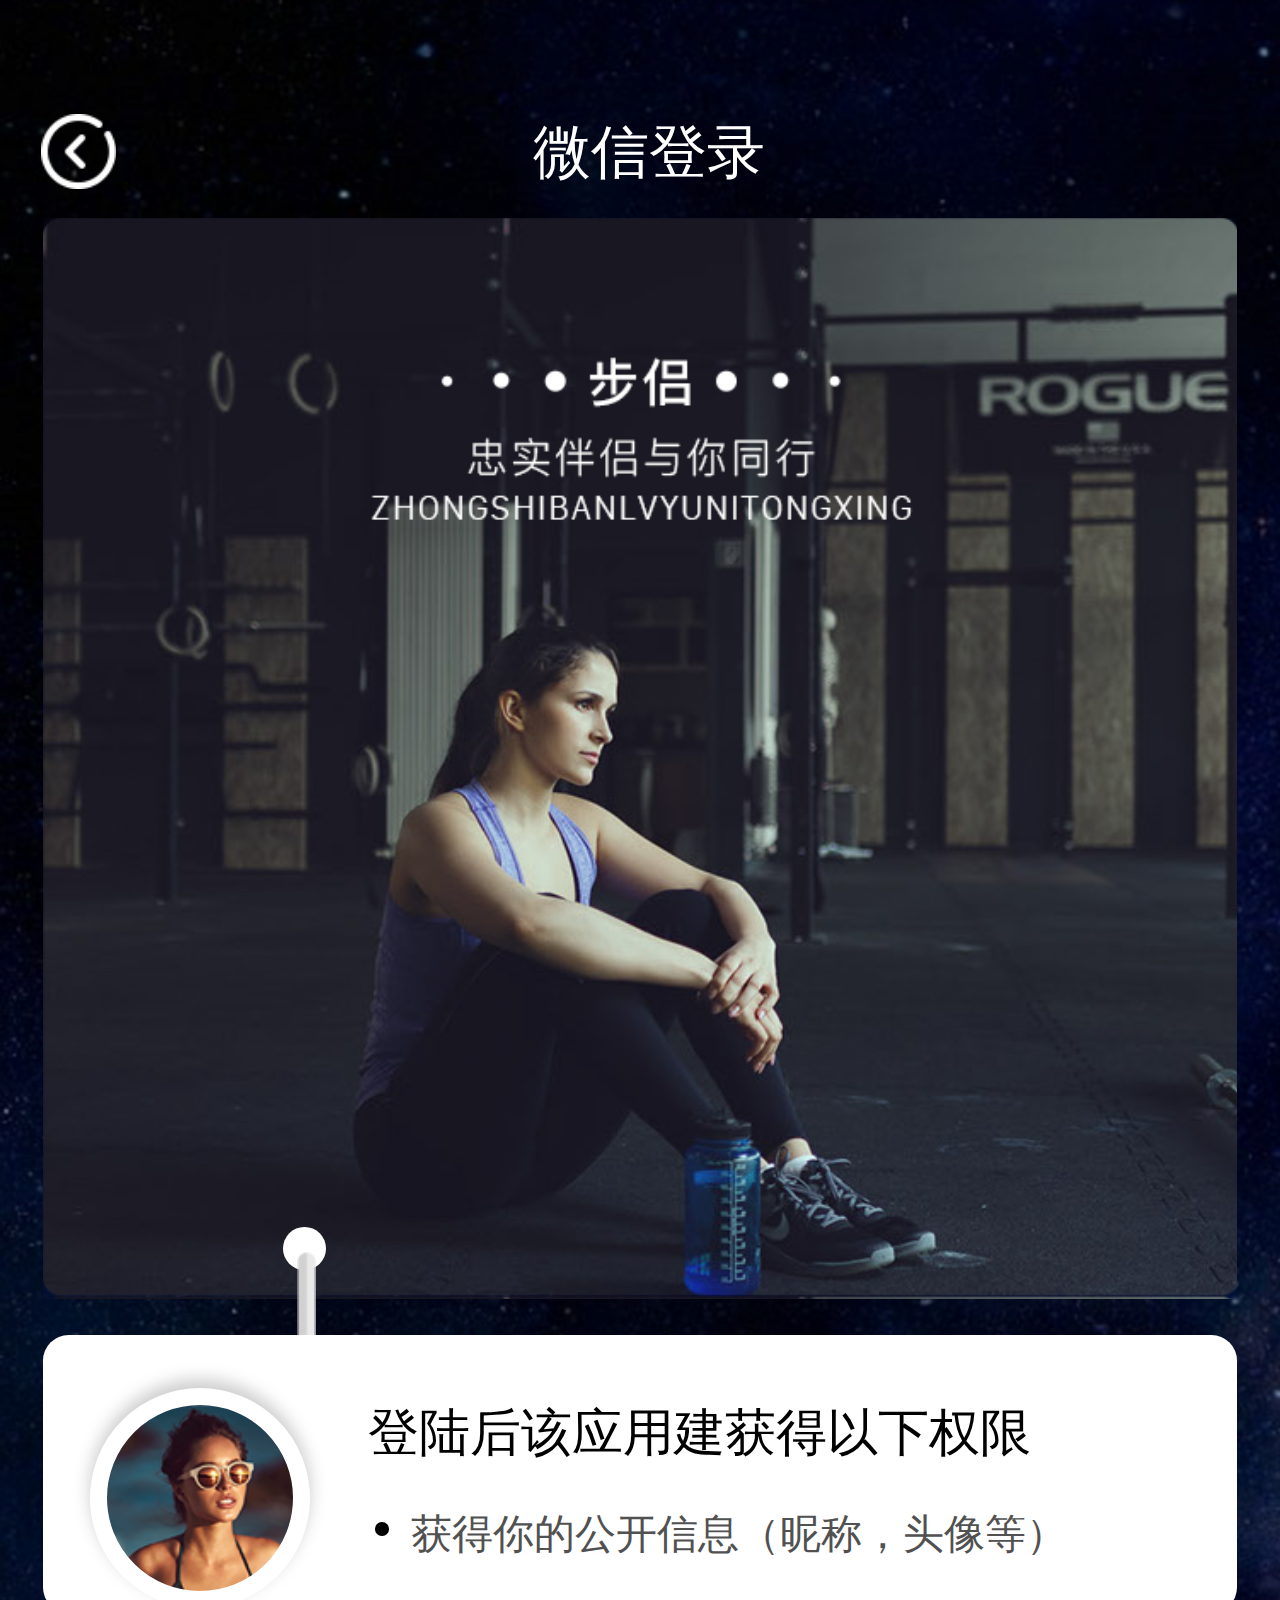
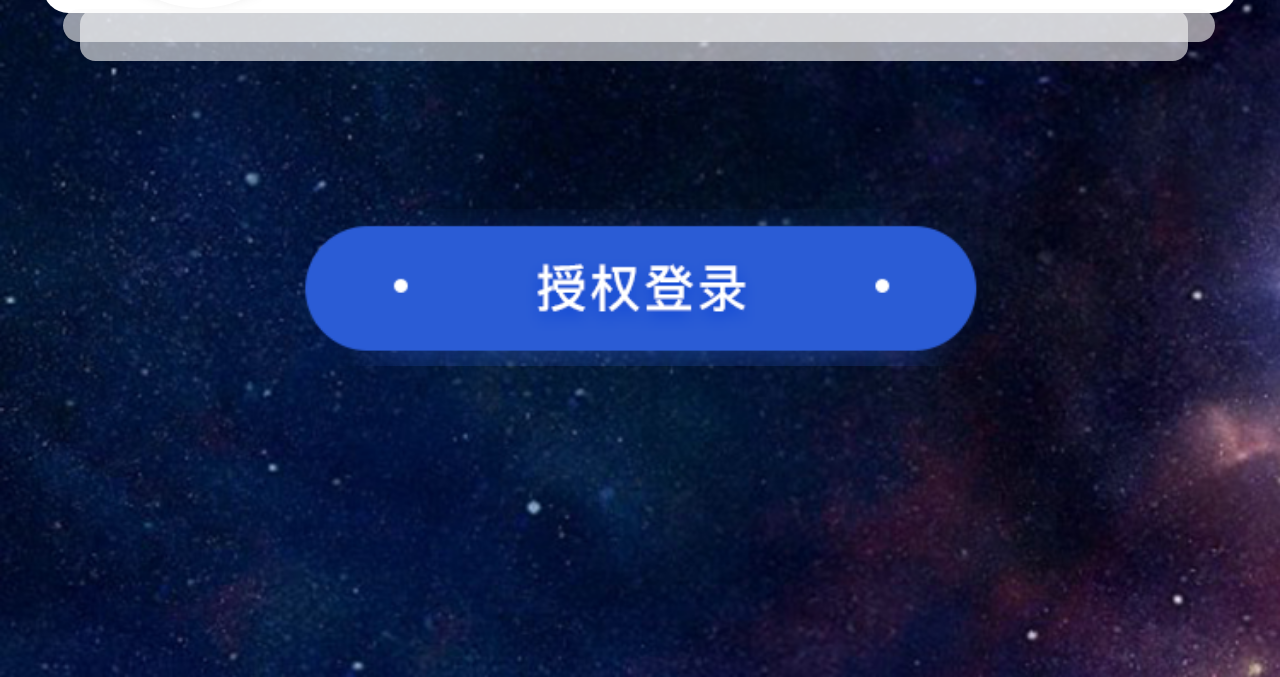
<file: login3-index.html>
<!DOCTYPE html>
<html>
<head>
    <meta charset="utf-8">
    <meta name="viewport" content="initial-scale=1.0, maximum-scale=1.0, user-scalable=no" />
    <meta name="viewport" content="initial-scale=1.0, maximum-scale=1.0, user-scalable=no" />
    <!--横屏限制问题-->
    <meta name="x5-orientation" content="portrait | landscape" />
    <!--只支持X5内核-->
    <meta name="screen-orientation" content="portrait">
    <!--只支持UC浏览器-->
    <meta name="x5-fullscreen" content="true" />
    <!--只支持X5内核-->
    <meta name="full-screen" content="yes">
    <!--只支持UC浏览器-->
    <meta name="format-detection" content="telephone=no, email=no" />
    <!---->
    <title></title>
    <link rel="stylesheet" href="login-css/login3-index.css" />
    <script src="js/rem.js" type="text/javascript">
    	
   		
   		
    </script>
</head>
<body>
	<div class="login3-head">
		<div class="login3-zuojian">
			<a href="login-index.html"></a>
		</div>
		<div class="login3-weixin">
			微信登录
		</div>
		<div class="login3-banner">
			
		</div>
		<div class="login3-yuan1">
			
		</div>
		<div class="login3-shu">
			
		</div>
		<div class="login3-yuan2">
			
		</div>
		<div class="login3-xinxi">
			<div class="login3-ren">
				<a href=""></a>
			</div>
			<div class="login3-xinxi2">
				登陆后该应用建获得以下权限
			</div>
			<div class="login3-xinxi3">
				<div class="login3-dian">
					
				</div>
				获得你的公开信息（昵称，头像等）
			</div>
			<div class="login3-xinxib">
				
			</div>
			<div class="login3-xinxic">
				
			</div>
		</div>
		<div class="login3-shouquan">
			<a href="login4-index.html"></a>
		</div>
	
	
	
	
	
	
	
	
	
	
	</div>

</body>
</html>
</file>
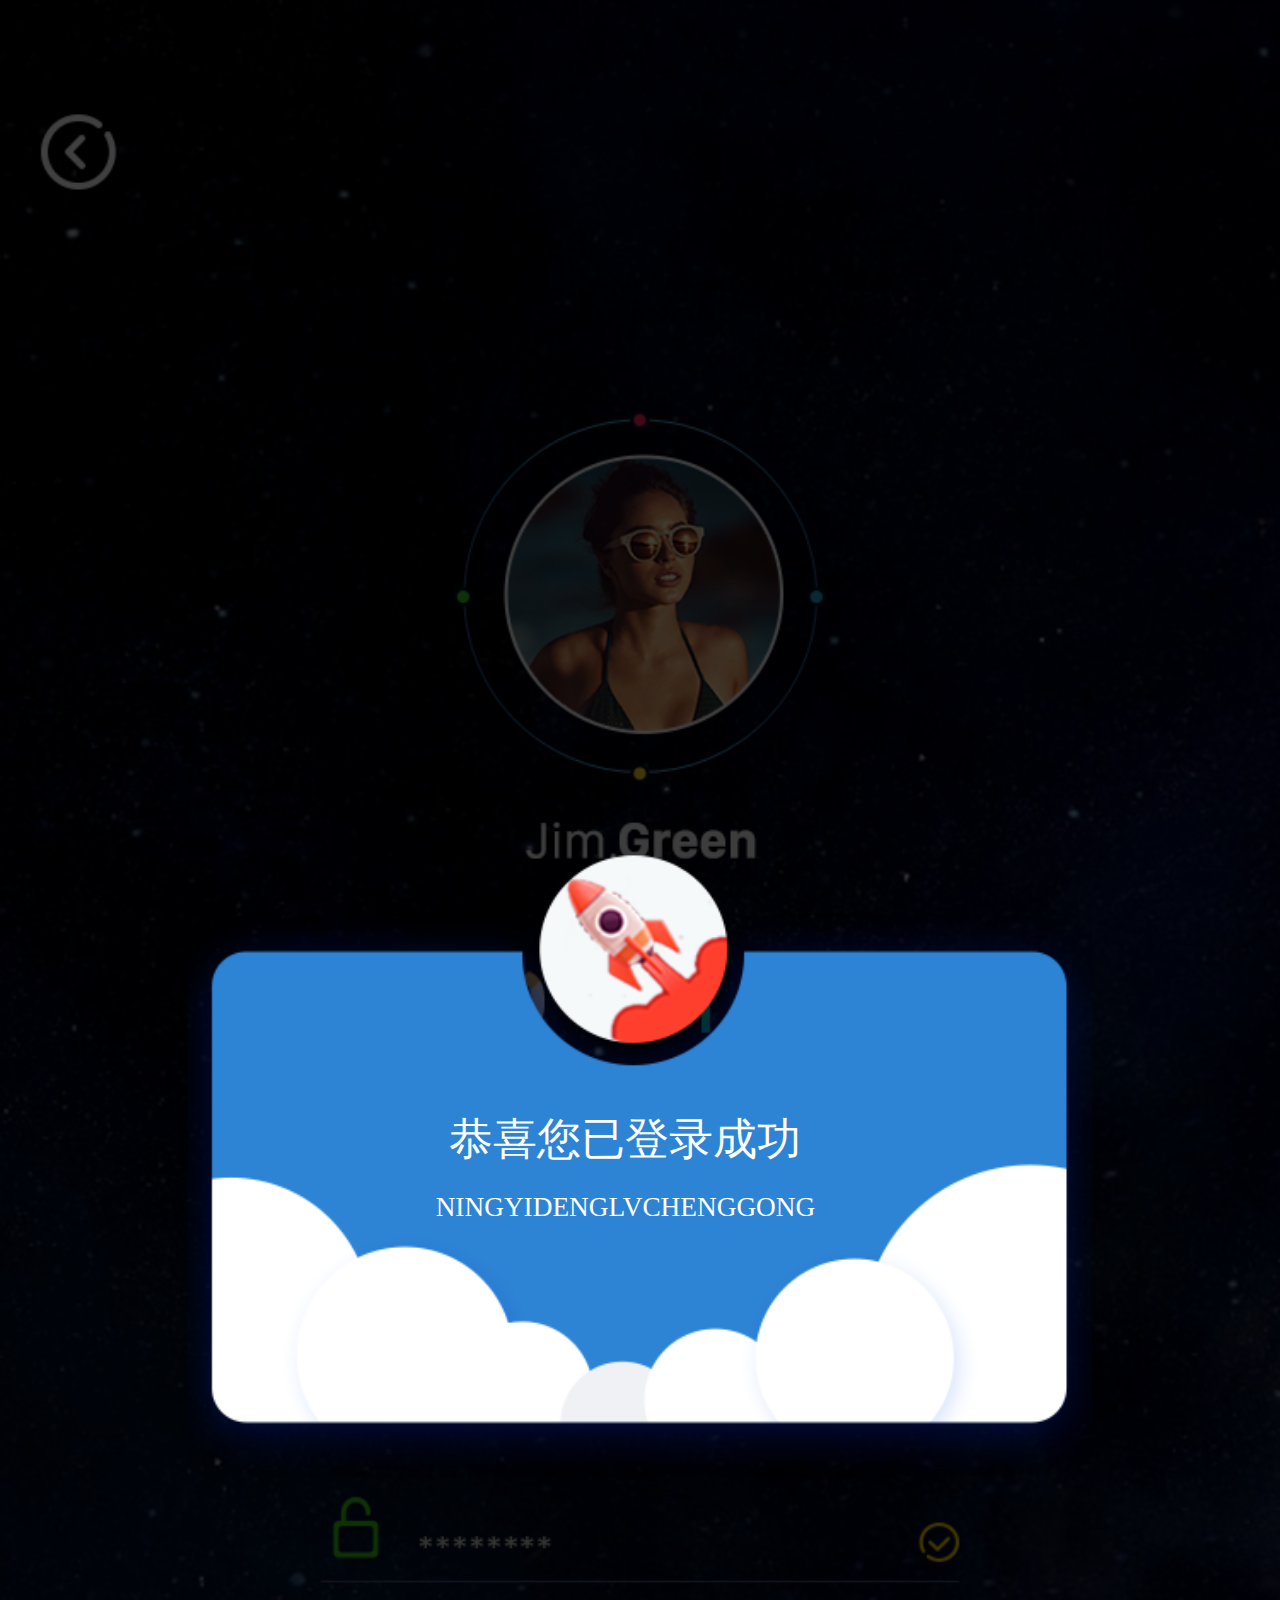
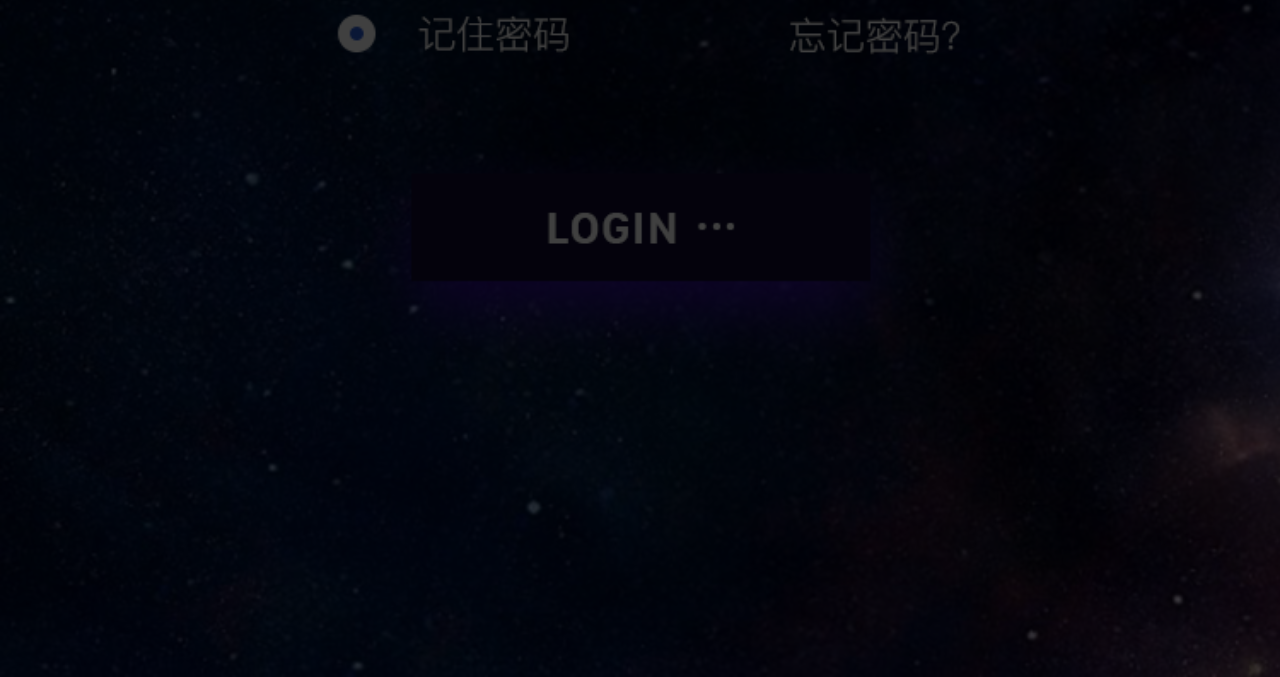
<file: login4-index.html>
<!DOCTYPE html>
<html>
<head>
    <meta charset="utf-8">
    <meta name="viewport" content="initial-scale=1.0, maximum-scale=1.0, user-scalable=no" />
    <meta name="viewport" content="initial-scale=1.0, maximum-scale=1.0, user-scalable=no" />
    <!--横屏限制问题-->
    <meta name="x5-orientation" content="portrait | landscape" />
    <!--只支持X5内核-->
    <meta name="screen-orientation" content="portrait">
    <!--只支持UC浏览器-->
    <meta name="x5-fullscreen" content="true" />
    <!--只支持X5内核-->
    <meta name="full-screen" content="yes">
    <!--只支持UC浏览器-->
    <meta name="format-detection" content="telephone=no, email=no" />
    <!---->
    <title></title>
    <link rel="stylesheet" href="login-css/login4-index.css" />
    <script src="js/rem.js"> src= type="text/javascript">
    	

   		
    </script>
</head>
<body>
	<div class="login4-head">
		<!--<div class="login4-zuojian">
			<a href="login-index.html"></a>
		</div>-->
		<div class="login4-beijing">
			
		</div>
		<div class="login4-denglu">
			<a href="main.html">
				<div class="login4-chenggong">
					恭喜您已登录成功
				</div>
				<div class="login4-yinwen">
					NINGYIDENGLVCHENGGONG
				</div>
			</a>
		</div>
	</div>

</body>
</html>
</file>
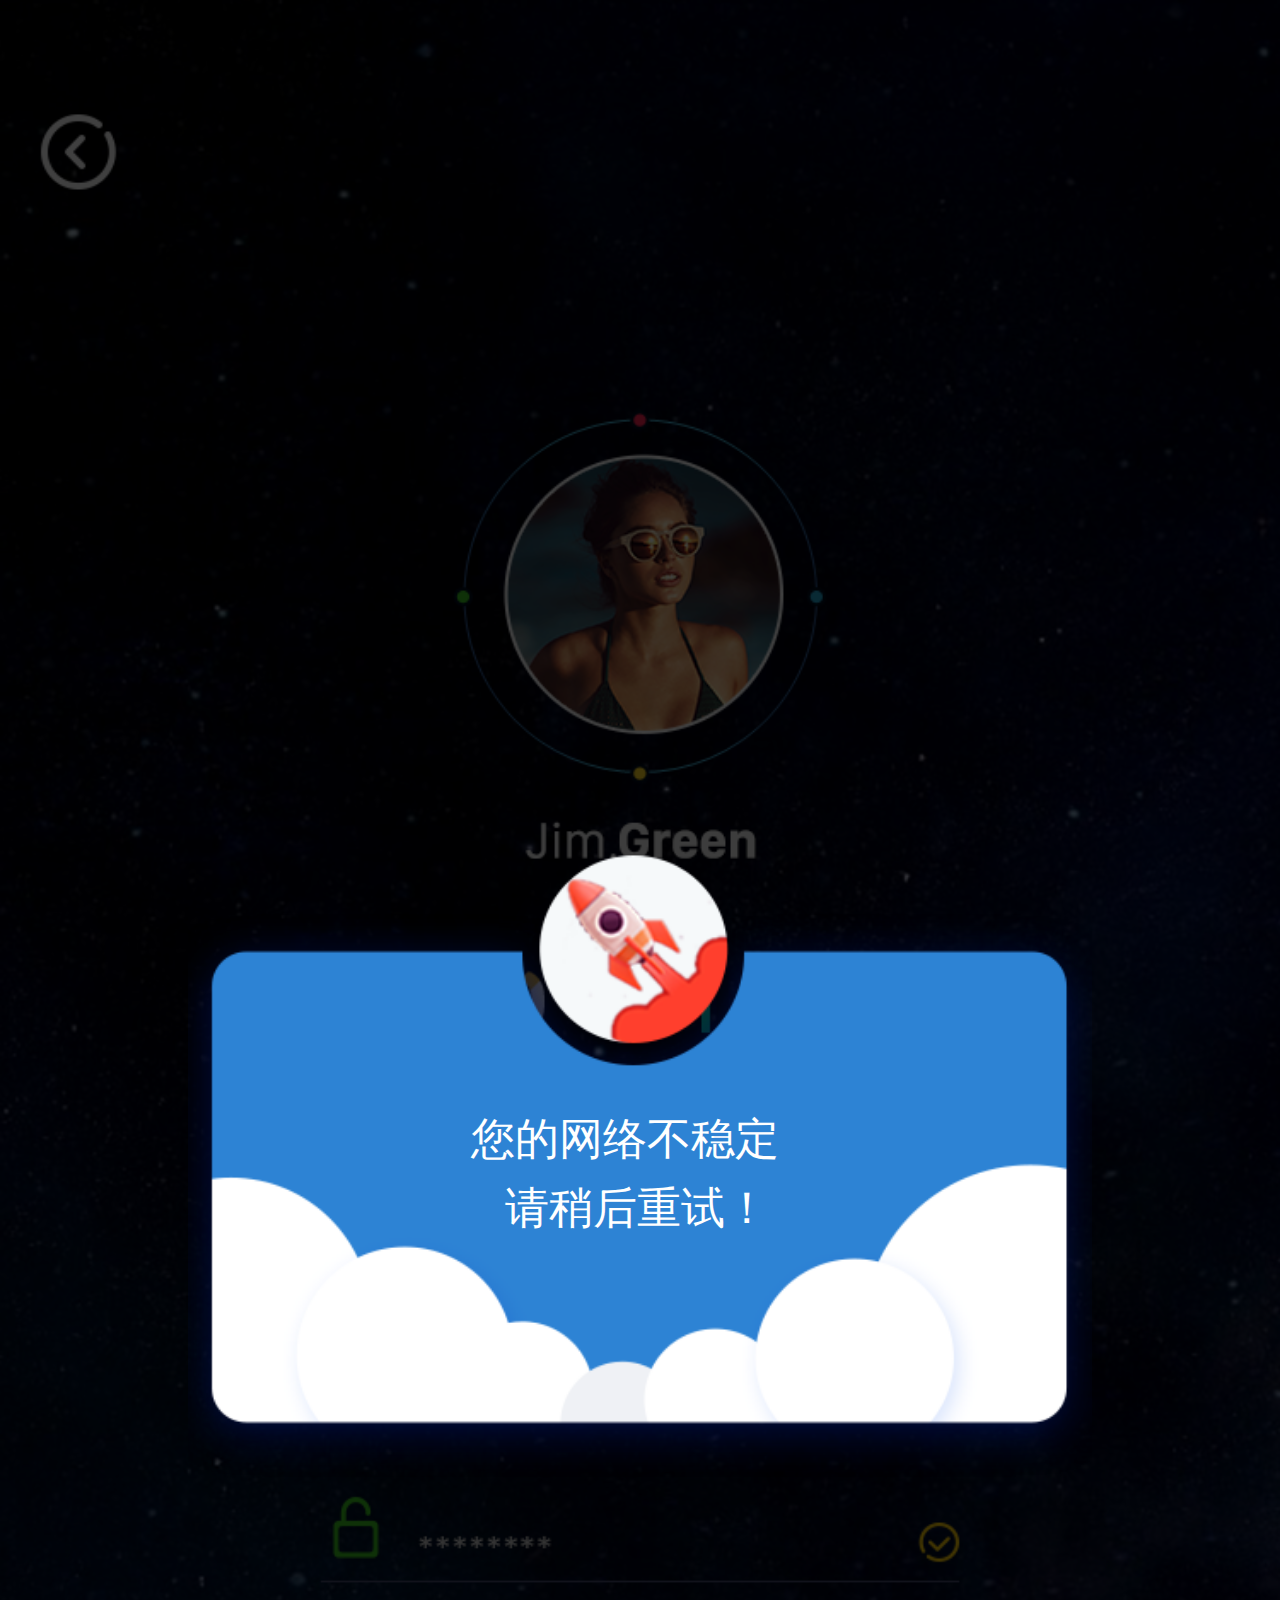
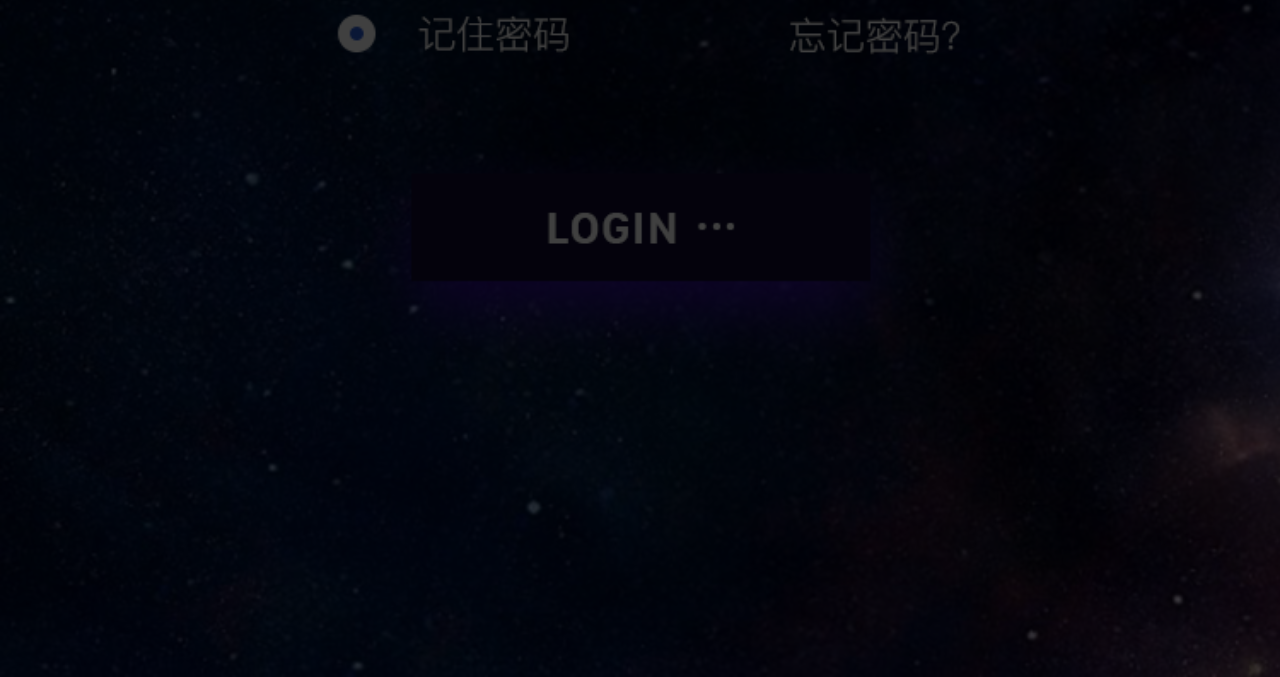
<file: login5-index..html>
<!DOCTYPE html>
<html>
<head>
    <meta charset="utf-8">
    <meta name="viewport" content="initial-scale=1.0, maximum-scale=1.0, user-scalable=no" />
    <meta name="viewport" content="initial-scale=1.0, maximum-scale=1.0, user-scalable=no" />
    <!--横屏限制问题-->
    <meta name="x5-orientation" content="portrait | landscape" />
    <!--只支持X5内核-->
    <meta name="screen-orientation" content="portrait">
    <!--只支持UC浏览器-->
    <meta name="x5-fullscreen" content="true" />
    <!--只支持X5内核-->
    <meta name="full-screen" content="yes">
    <!--只支持UC浏览器-->
    <meta name="format-detection" content="telephone=no, email=no" />
    <!---->
    <title></title>
    <link rel="stylesheet" href="login-css/login5-index.css" />
    <script src="js/rem.js"> type="text/javascript">
    	
   		
    </script>
</head>
<body>
	<div class="login5-head">
		<div class="login5-beijing">
			
		</div>
		<div class="login5-denglu">
			<a href="login2-index.html">
				<div class="login5-chenggong">
					您的网络不稳定
				</div>
				<div class="login5-yinwen">
					请稍后重试！
				</div>
			</a>
		</div>
	</div>

</body>
</html>
</file>
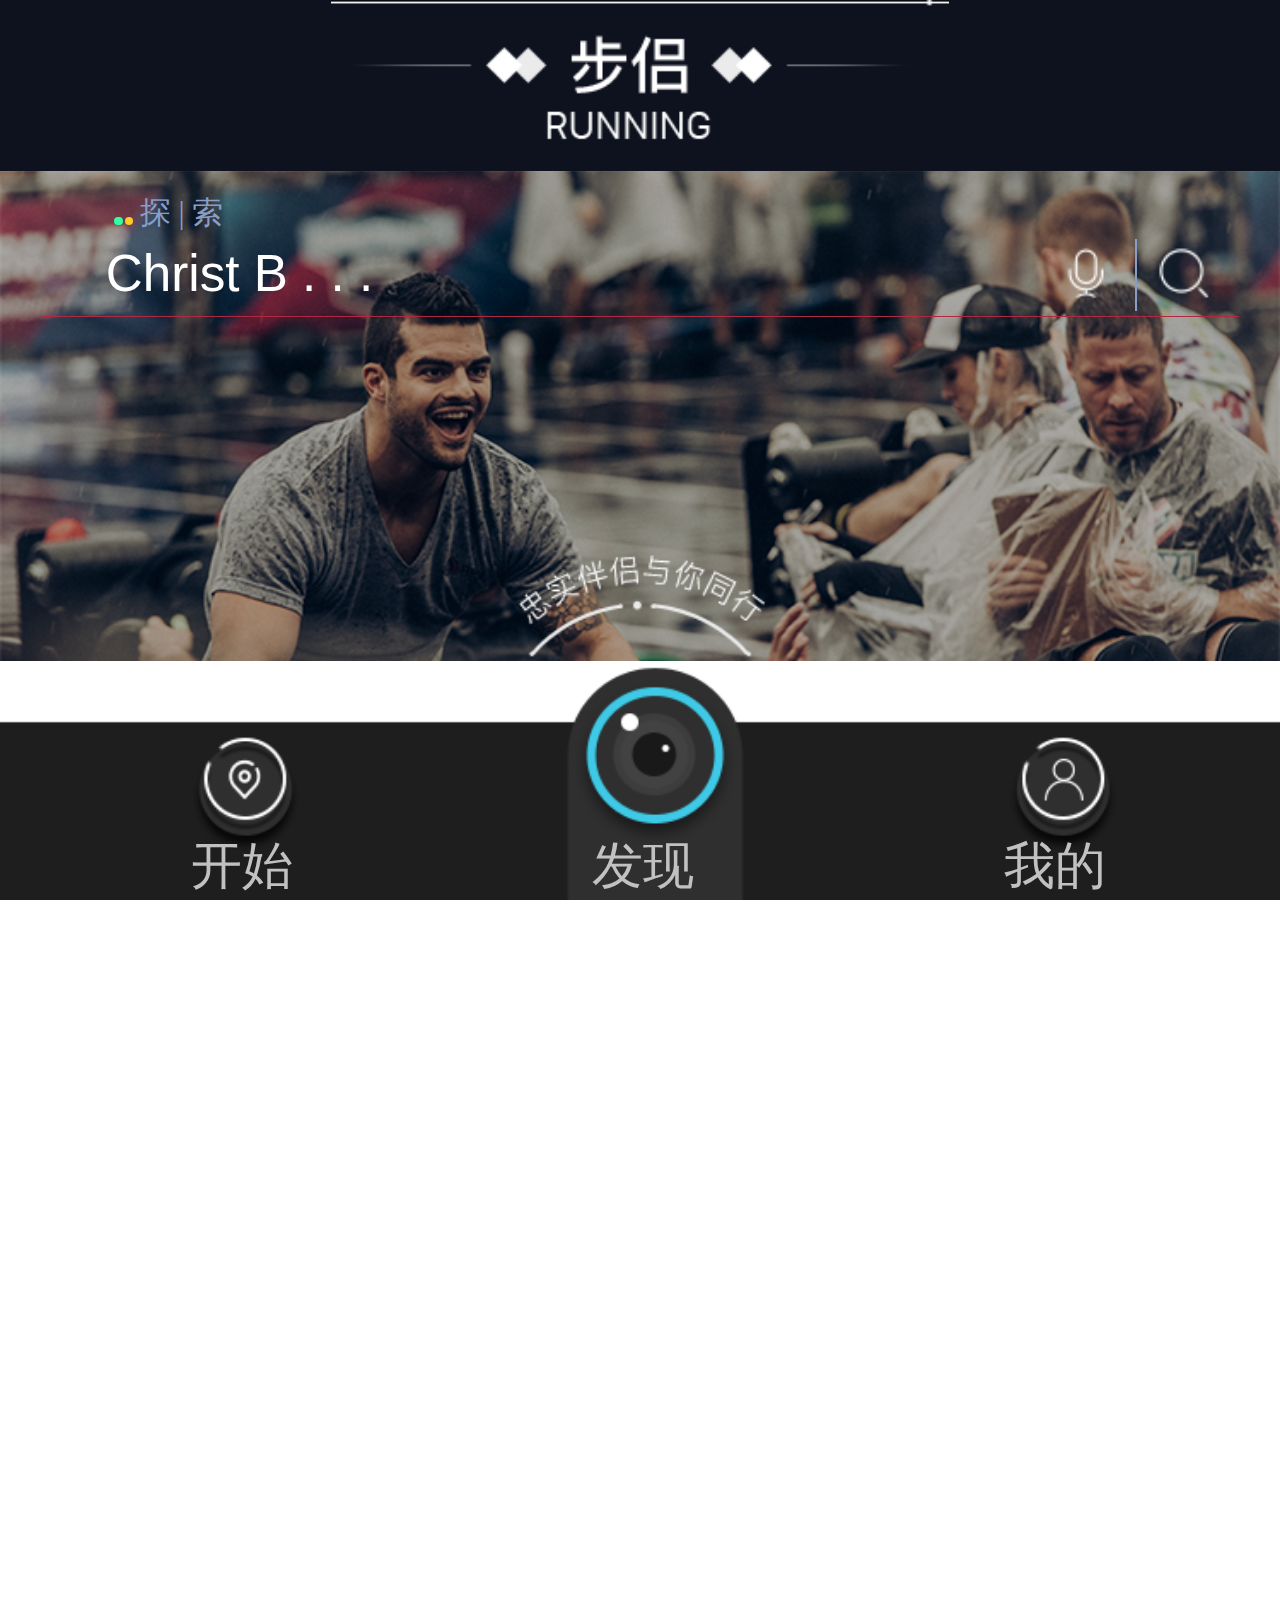
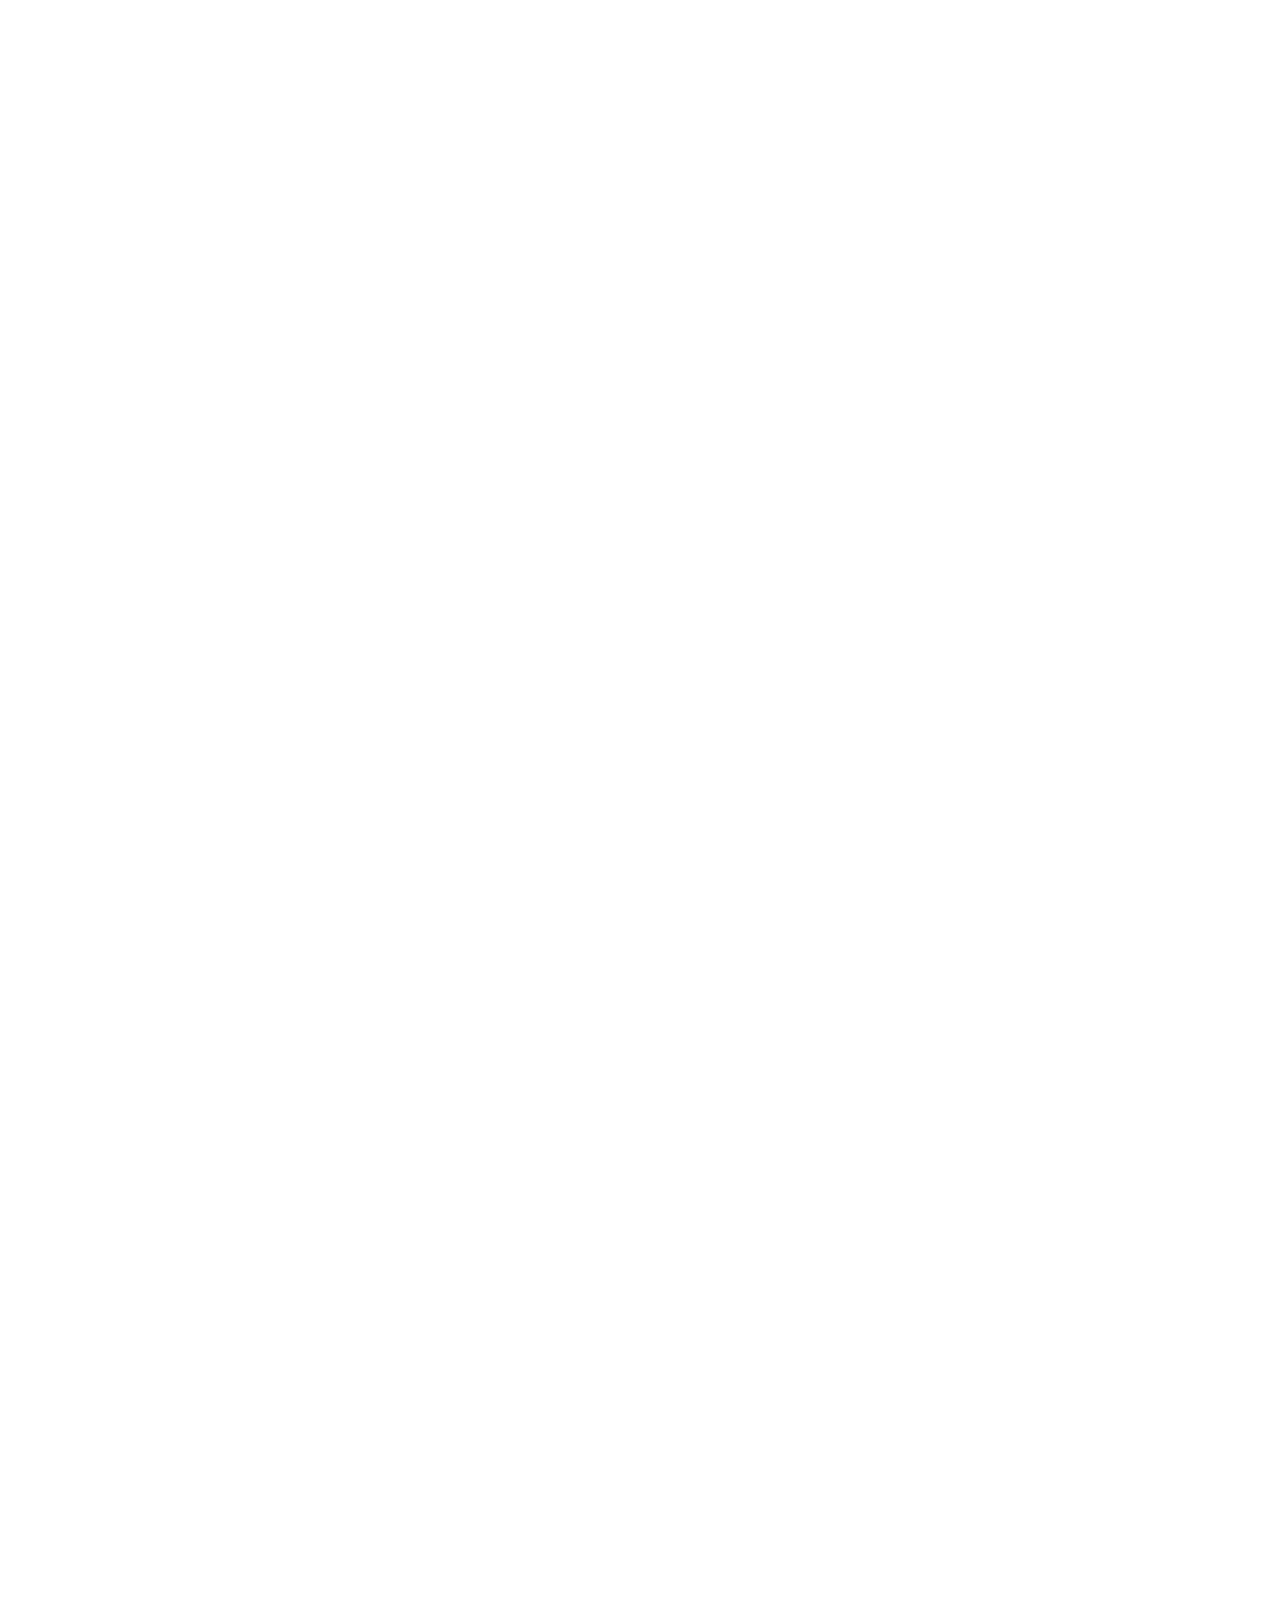
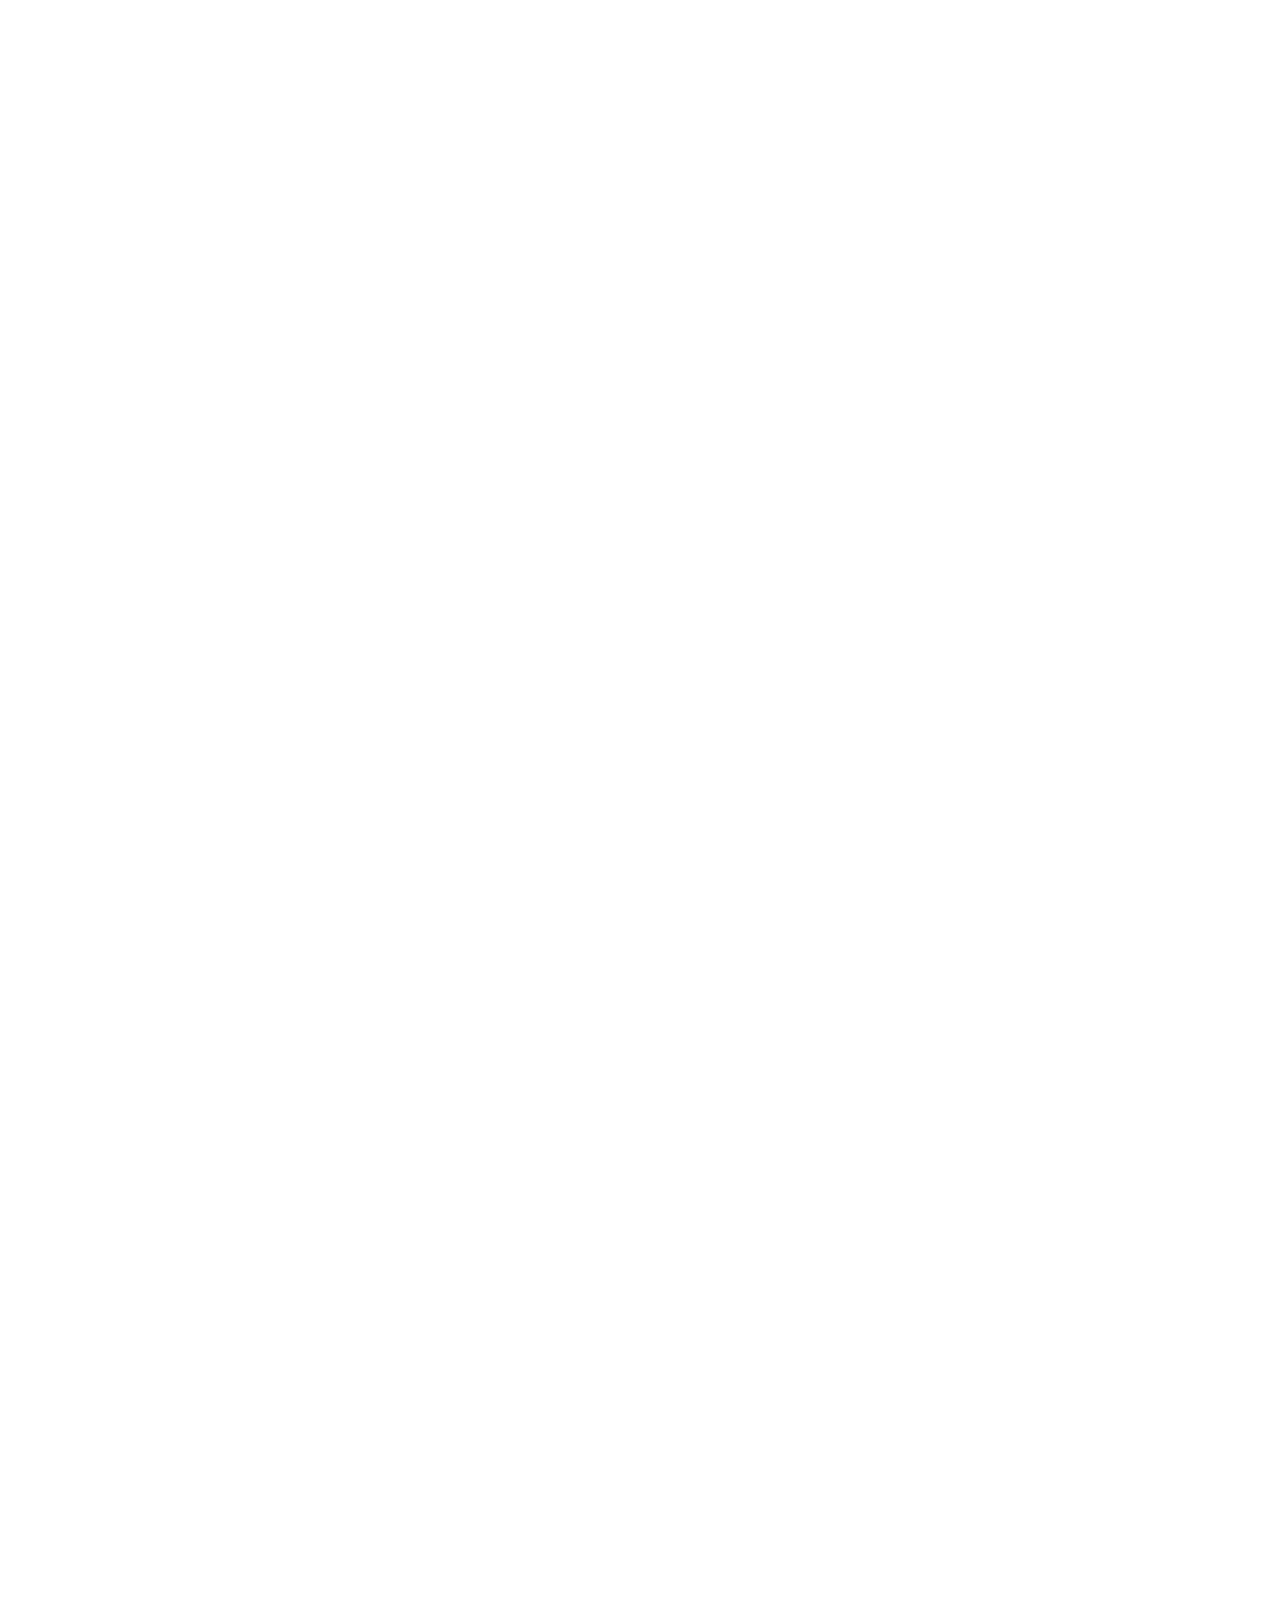
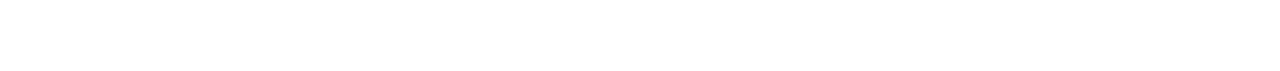
<file: main.html>
<!DOCTYPE html>
<html>
	<head>
		<meta charset="utf-8" />
		<meta name="x5-orientation" content="portrait | landscape" />
		<meta name="screen-orientation" content="portrait">
		<meta name="x5-fullscreen" content="true" />
		<meta name="full-screen" content="yes">
		<meta name="format-detection" content="telephone=no, email=no" />
		<meta name="viewport" content="width=device-width, initial-scale=1.0, maximum-scale=1.0, user-scalable=0">
		<meta name="viewport" content="width=device-width, initial-scale=1">
		<title>步侣</title>
		<link rel="stylesheet" type="text/css" href="css/main.css"/>
		<script type="text/javascript" src="js/rem.js">
			
		</script>
	</head>
	<body>
		<div class="main-body">
			<div class="main-header">
				<img src="img/main-content_0111.png"/>
			</div>
			<div class="main-banner">
				<div class="main-soso">
					<div class="main-socircle"></div>
					<div class="main-socircle1"></div>
					<span class="main-serch" >探 | 索</span>
					<input type="text" name="" id="" value=""  placeholder="Christ B . . ."/>
					<a href="soso1.html" class="main-ht"></a>
					<a href="soso1.html" class="main-sousuo"></a>
					<ul class="main-bfb">
						<li></li>
						<li></li>
						<li></li>
						<li></li>
					</ul>
				</div>
			</div>
			<div class="main-notice">
				<p>步侣3.0版本重磅来袭！！！<br />欢迎移步各大安全应用平台以及AppStore下载体验！</p>
			</div>
			<div class="main-hotgood">
				<a href="">MORE</a>
			</div>
			<div class="hotgoodlist">
					<a href="mainbuy1.html">
						<img src="img/main-content_10.png" alt="" class="main-pic" />
						<img src="img/main-piclove_03.png" class="main-pic2"/>
						<div class="hotlover">
							<img src="img/main-loveh_07.png"/>
							<span>1314</span>
							<img src="img/main-hotdddddd_03.png" alt="" />
							<span>521</span>
						</div>
					</a>
					<a href="mainbuy1.html">
						<img src="img/main-content_12.png" alt="" class="main-pic" />
						<img src="img/main-piclove_03.png" class="main-pic2"/>
						<div class="hotlover">
							<img src="img/main-loveh_07.png"/>
							<span>1314</span>
							<img src="img/main-hotdddddd_03.png" alt="" />
							<span>521</span>
						</div>
					</a>
					<a href="mainbuy1.html">
						<img src="img/main-content_14.png" alt="" class="main-pic" />
						<img src="img/main-hptjj_06.png" class="main-pic2"/>
						<div class="hotlover">
							<img src="img/main-loveh_07.png"/>
							<span>1314</span>
							<img src="img/main-hotdddddd_03.png" alt="" />
							<span>521</span>
						</div>
					</a>
			</div>
			<div class="main-banner2"></div>
			<div class="main-hotgood2">
				<a href="">MORE</a>
			</div>
			<div class="activity">
				<a href="mainbuy0.html" class="main-act1">
					<img src="img/main-content_22.png" class="main-act1l"></img>
					<div class="main-act1r">
						<h2>新年大作战</h2>
						<span class="main-line"></span>
						<span class="main-line1"></span>
						<span class="main-actcircle"></span>
						<p>新年比赛活动计划，中秋节，国庆节， 错过的，快来参加吧... </p>
						<div class="conment">
							<div class="main-lns">
								<img src="img/main-content_30.png" alt="" class="lns" />
								<span>S.H</span>
							</div>
							<div class="main-starbox">
								<img src="img/main-star_03.png" alt="" class="main-star" />
								<img src="img/main-star_03.png" alt="" class="main-star" />
								<img src="img/main-star_03.png" alt="" class="main-star" />
								<img src="img/main-star_03.png" alt="" class="main-star" />
								<img src="img/main-star_03.png" alt="" class="main-star" />
							</div>
							<div class="main-notebox">
								<img src="img/main-content_34.png" alt="" class="main-note" />
								<span>1999</span>
							</div>
						</div>
					</div>
				</a>
				<a href="mainbuy0.html" class="main-act1">
					<img src="img/main-content_27.png" class="main-act1l"></img>
					<div class="main-act1r">
						<h2>偶像快跑</h2>
						<span class="main-line"></span>
						<span class="main-line1"></span>
						<span class="main-actcircle"></span>
						<p>可以亲自参与和明星一起互动，进行零 距离接触！ </p>
						<div class="conment">
							<div class="main-lns">
								<img src="img/main-content_30.png" alt="" class="lns" />
								<span>S.H</span>
							</div>
							<div class="main-starbox">
								<img src="img/main-star_03.png" alt="" class="main-star" />
								<img src="img/main-star_03.png" alt="" class="main-star" />
								<img src="img/main-star_03.png" alt="" class="main-star" />
								<img src="img/main-star_03.png" alt="" class="main-star" />
								<img src="img/main-star_03.png" alt="" class="main-star" />
							</div>
							<div class="main-notebox">
								<img src="img/main-content_34.png" alt="" class="main-note" />
								<span>1999</span>
							</div>
						</div>
					</div>
				</a>
				<a href="mainbuy0.html" class="main-act1">
					<img src="img/main-content_41.png" class="main-act1l"></img>
					<div class="main-act1r">
						<h2>步侣年度跑</h2>
						<span class="main-line"></span>
						<span class="main-line1"></span>
						<span class="main-actcircle"></span>
						<p>惊险与刺激并存，各种精美礼物等你拿 你不来，我给别人了... </p>
						<div class="conment">
							<div class="main-lns">
								<img src="img/main-content_30.png" alt="" class="lns" />
								<span>S.H</span>
							</div>
							<div class="main-starbox">
								<img src="img/main-star_03.png" alt="" class="main-star" />
								<img src="img/main-star_03.png" alt="" class="main-star" />
								<img src="img/main-star_03.png" alt="" class="main-star" />
								<img src="img/main-star_03.png" alt="" class="main-star" />
								<img src="img/main-star_03.png" alt="" class="main-star" />
							</div>
							<div class="main-notebox">
								<img src="img/main-content_34.png" alt="" class="main-note" />
								<span>1999</span>
							</div>
						</div>
					</div>
				</a>
			</div>
			<div class="main-footer">
				<a href="personal.html" class="main-start">开始</a>
				<a href="main.html" class="main-find">发现</a>
				<a href="info4.html" class="main-self">我的</a>
			</div>
		</div>
		<div class="main-none"></div>
	</body>
</html>
</file>
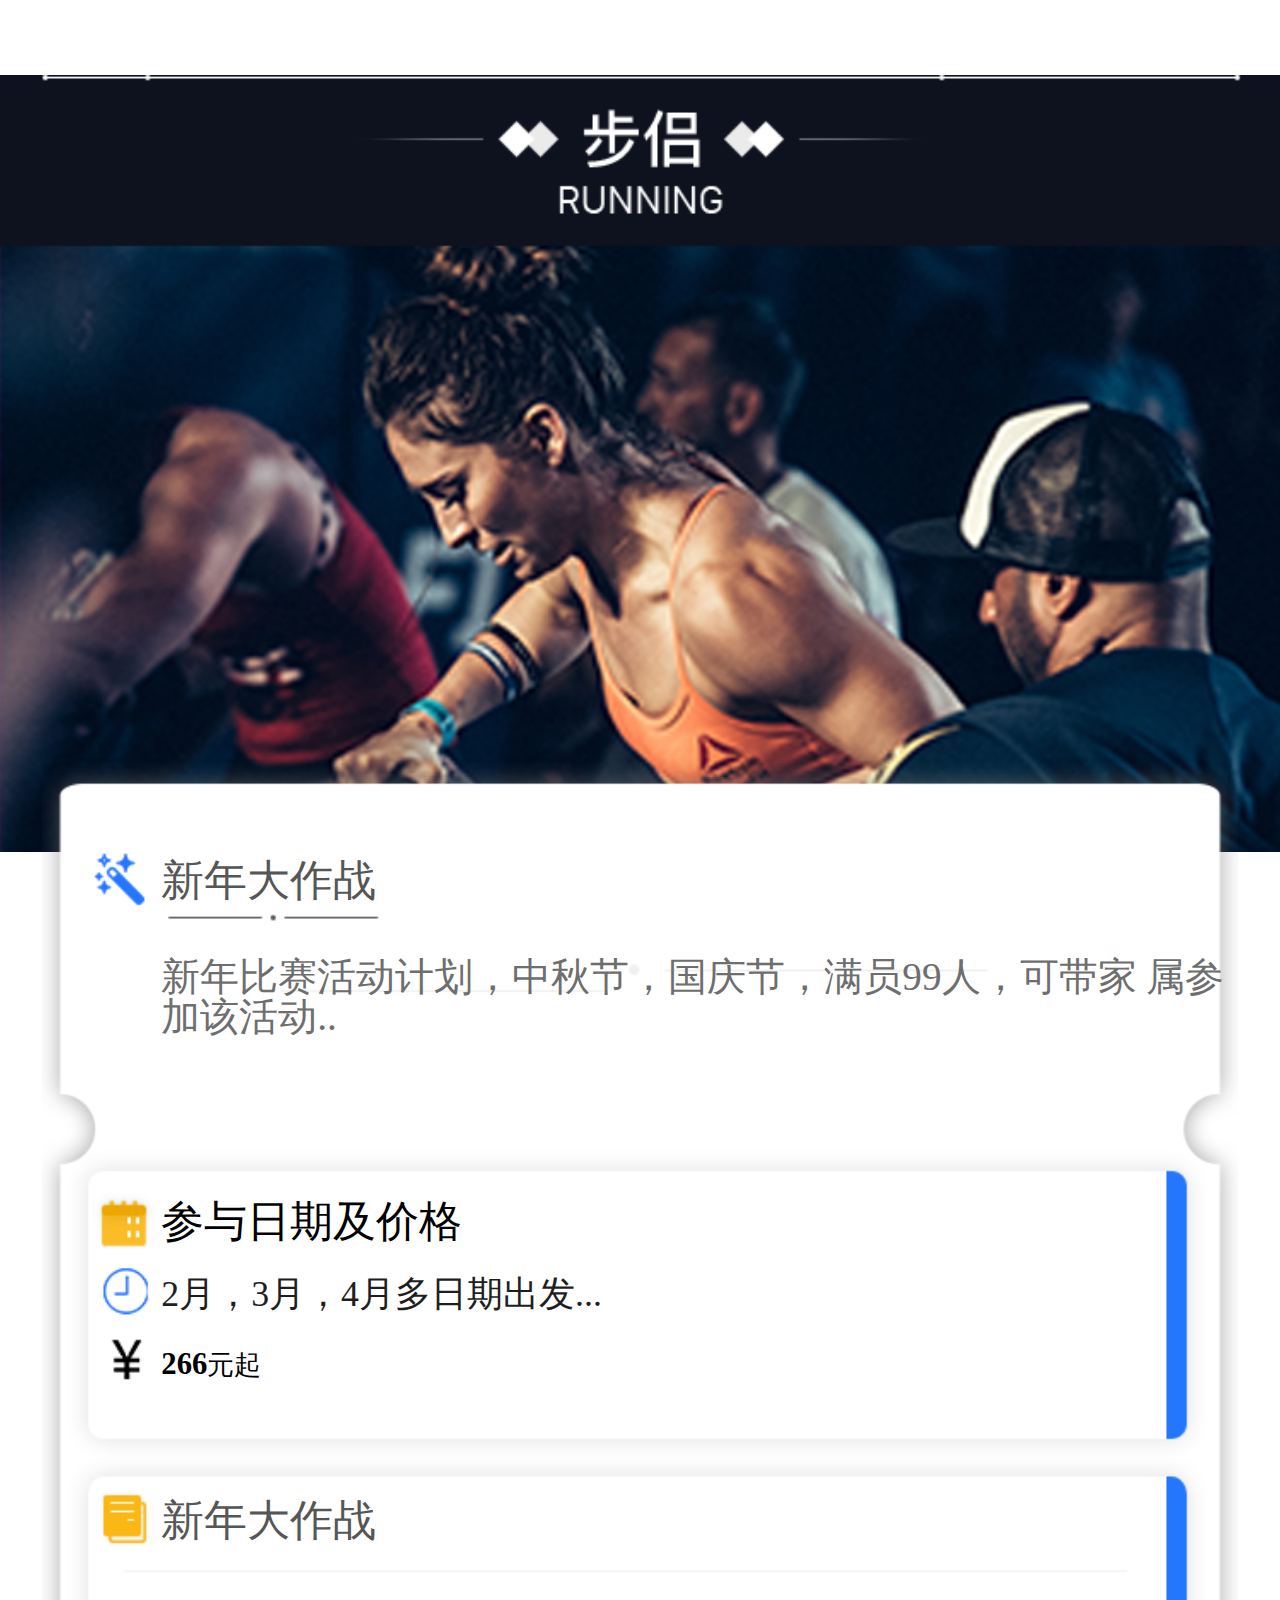
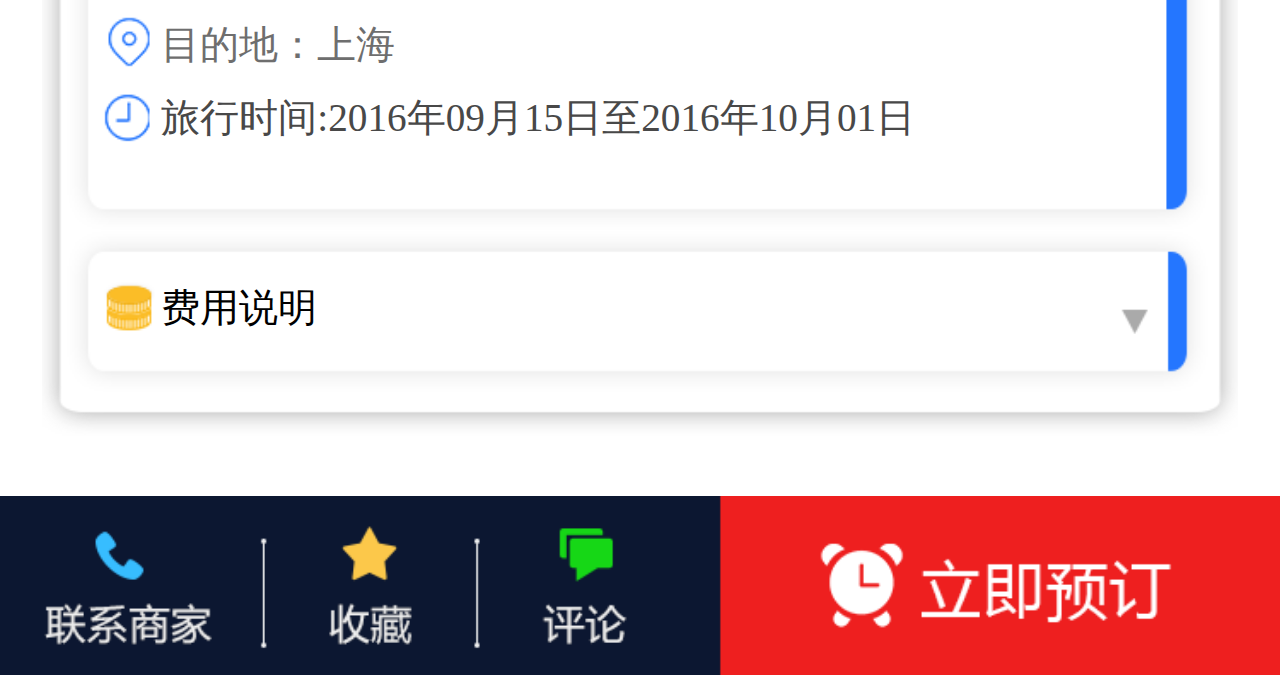
<file: mainbuy0.html>
<!DOCTYPE html>
<html>
	<head>
		<meta charset="UTF-8">
		 <meta name="viewport" content="initial-scale=1.0, maximum-scale=1.0, user-scalable=no" />
    <meta name="viewport" content="width=device-width, initial-scale=1.0, maximum-scale=1.0, user-scalable=0">
	<meta name="x5-orientation" content="portrait | landscape" />
	<meta name="screen-orientation" content="portrait">
	<meta name="x5-fullscreen" content="true" />
	<meta name="full-screen" content="yes">
	<meta name="format-detection" content="telephone=no, email=no" />
    <title></title>
    <link rel="stylesheet" href="css/mainbuy0.css" />
    
    <script src="js/rem.js"> 
 
    </script>
	</head>
	<body>
		<a href="main.html" class="mainbuy0head">
			
		</a>
		<div class="mainbuy0main">
			<div class="mainbuy0main1">
				<p>新年大作战</p>
				<h2>新年比赛活动计划，中秋节，国庆节，满员99人，可带家 属参加该活动..</h2>
			</div>
			<div class="mainbuy0main1 mainbuy0main2">
				<p>参与日期及价格</p>
				<h3>
					2月，3月，4月多日期出发...
				</h3>
				<h4>
					266<span>元起</span>
				</h4>
			</div>
			<div class="mainbuy0main1 mainbuy0main3">
				<p>新年大作战</p>
				<h2>目的地：上海</h2>
				<h5>
					旅行时间:2016年09月15日至2016年10月01日
				</h5>
			</div>
			<a href="" class="mainbuy0main4">
				<p>费用说明</p>
			</a>
		</div>
		<div class="mainbuy0foot">
			<a href=""></a>
			<a href=""></a>
			<a href=""></a>
			<a href="mainbuy2.html"></a>
		</div>
	</body>
</html>
</file>
<file: css/flash-1.css>
/*
* @Author: lenovo 拯救者 Y
* @Date:   2017-04-12 16:10:16
* @Last Modified by:   lenovo
* @Last Modified time: 2017-04-13 17:41:26
*/
*{
	margin: 0;
	padding: 0;
	list-style: none;
	-webkit-tap-highlight-color: rgba(0,0,0,0); 
	-webkit-appearance: none;/*安卓不支持*/
	-webkit-text-size-adjust: 100%;
	-webkit-user-select: none;	
	-webkit-overflow-scrolling: touch;
	/* <a href="tel:110">请拨打电话110</a>
	<a href="mailto:qq@.com">请发送邮件qq@.com</a> */
	-webkit-user-select:none;
	user-select:none;
	 -webkit-tap-highlight-color:rgba(255,255,255,0); 
	-webkit-text-size-adjust: 100%;
	text-size-adjust: 100%;
	-webkit-transform: translate(0,0,0);
	/*transform: translate3d(0, 0, 0);*/

}
body,html{
	width:100%;
	height:100%;
	overflow: hidden;
}
body{
	width: 100%;
	height: 100%;
	background: #F3F3F3;
}
.flash-neader{
	width:100%;
	height: 12.5rem;
	background: url("../img/flash1.png") no-repeat;
	background-size:cover;
}
.flash-neader1{
	width: 7.0rem;
	height: 7.3rem;
	margin: 0 auto;
}
.flash-neader2{
	width: 0.91rem;
	height: 0.31rem;
	float: right;
	margin-top: 0.5rem;
	margin-right: 0.15rem;
	border-radius: 0.2rem;
	border: 0.02rem solid #6F6F6F;
}
.flash-neader2 a{
	text-decoration: none;
	color: #6F6F6F;
}
.flash-neader2 h1{
	font-size: 0.2rem;
	line-height: 0.31rem;
	text-align: center;
	color: #6F6F6F;
}
.flash-content{
	width: 2.74rem;
	padding-left: 0.25rem;
}
.flash-content h1{
	font-size: 0.66rem;
	color: #4A4A4A;
}
.flash-content1{
	width: 6.5rem;
	height: 0.75rem;
	padding-left: 0.25rem;
	line-height: 0.75rem;
}
.flash-content1 p:nth-child(1){
	font-size: 0.36rem;
	font-weight: 700;
	color: #4A4A4A;
}
.flash-content2{
	width: 3rem;
	height: 0.4rem;
	padding-left: 0.25rem;
}
.flash-content2 P{
	font-size: 0.16rem;
	color: #4A4A4A;
}
.flash-content3{
	width: 6rem;
	height: 0.4rem;
	padding-left: 0.25rem;
}
.flash-content3 P{
	font-size: 0.16rem;
	color: #4A4A4A;
}
.flash-contenta{
	width: 1.2rem;
	height: 0.4rem;
	margin: 0 auto;
	margin-top: 0.6rem;
}
.flash-contenta1{
	width: 0.23rem;
	height: 0.23rem;
	background: #303030;
	float: right;
	margin-top: 0.09rem;
	border-radius: 50%;
}
.flash-contenta2{
	width: 0.23rem;
	height: 0.23rem;
	background: #7A16FF;
	float: left;
	margin-top: 0.09rem;
	border-radius: 50%;
}

.flash-3-a{
	display: block;
}

.flash-contenta3{
	width: 0.23rem;
	height: 0.23rem;
	background: #303030;
	float: left;
	margin-top: 0.09rem;
	margin-left: 0.25rem;
	border-radius: 50%;
}
</file>
<file: css/iconfont.css>
@font-face {font-family: "iconfont";
  src: url('../iconfont/iconfont.eot?t=1491996323692'); /* IE9*/
  src: url('../iconfont/iconfont.eot?t=1491996323692#iefix') format('embedded-opentype'), /* IE6-IE8 */
  url('../iconfont/iconfont.woff?t=1491996323692') format('woff'), /* chrome, firefox */
  url('iconfont.ttf?t=1491996323692') format('truetype'), /* chrome, firefox, opera, Safari, Android, iOS 4.2+*/
  url('../iconfont/iconfont.svg?t=1491996323692#iconfont') format('svg'); /* iOS 4.1- */
}

.iconfont {
  font-family:"iconfont" !important;
  font-size:16px;
  font-style:normal;
  -webkit-font-smoothing: antialiased;
  -moz-osx-font-smoothing: grayscale;
}

.icon-xinzengxian:before { content: "\e739"; }

.icon-widget-line:before { content: "\e673"; }

.icon-caticon:before { content: "\e605"; }

.icon-line:before { content: "\e602"; }

.icon-dfdfdf:before { content: "\e648"; }
</file>
<file: css/flash-2.css>
/*
* @Author: lenovo 拯救者 Y
* @Date:   2017-04-12 19:14:35
* @Last Modified by:   lenovo
* @Last Modified time: 2017-04-13 17:41:42
*/
*{
	margin: 0;
	padding: 0;
	list-style: none;
	/*font-size: 12px;*/
	-webkit-tap-highlight-color: rgba(0,0,0,0); 
	-webkit-appearance: none;/*安卓不支持*/
	-webkit-text-size-adjust: 100%;
	-webkit-user-select: none;	
	-webkit-overflow-scrolling: touch;
	<a href="tel:110">请拨打电话110</a>
	<a href="mailto:qq@.com">请发送邮件qq@.com</a>
	-webkit-user-select:none;user-select:none;
	 -webkit-tap-highlight-color:rgba(255,255,255,0); 
	-webkit-text-size-adjust: 100%;
	text-size-adjust: 100%;
	-webkit-transform: translate(0,0,0);
	/*transform: translate3d(0, 0, 0);*/
}
body,html{
	width:100%;
	height:100%;
	overflow: hidden;
	background: #F3F3F3;
}

.flash-neadera{
	width: 100%;
	height: 12.5rem;
	background: url("../img/flash2.png") no-repeat;
	background-size: 100%;
}
.flash-neader1{
	width: 7.0rem;
	height: 7.3rem;
	margin: 0 auto;
}
.flash-neader2{
	width: 0.91rem;
	height: 0.31rem;
	float: right;
	margin-top: 0.5rem;
	margin-right: 0.15rem;
	border-radius: 0.2rem;
	border: 0.02rem solid #6F6F6F;
}
.flash-neader2 a{
	text-decoration: none;
	color: #6F6F6F;
}
.flash-neader2 a:hover:{
	background: #DADADA;
}
.flash-neader2 h1{
	font-size: 0.2rem;
	line-height: 0.31rem;
	text-align: center;
	color: #6F6F6F;
}
.flash-content{
	width: 2.74rem;
	padding-left: 0.25rem;
}
.flash-content h1{
	font-size: 0.66rem;
	color: #4A4A4A;
}
.flash-content1{
	width: 6.5rem;
	height: 0.75rem;
	padding-left: 0.25rem;
	line-height: 0.75rem;
}
.flash-content1 p:nth-child(1){
	font-size: 0.36rem;
	font-weight: 700;
	color: #4A4A4A;
}
.flash-content2{
	width: 3rem;
	height: 0.4rem;
	padding-left: 0.25rem;
}
.flash-content2 P{
	font-size: 0.16rem;
	color: #4A4A4A;
}
.flash-content3{
	width: 6rem;
	height: 0.4rem;
	padding-left: 0.25rem;
}
.flash-content3 P{
	font-size: 0.16rem;
	color: #4A4A4A;
}
.flash-contenta{
	width: 1.2rem;
	height: 0.4rem;
	margin: 0 auto;
	margin-top: 0.6rem;
}
.flash-contenta1{
	width: 0.23rem;
	height: 0.23rem;
	background: #303030;
	float: right;
	margin-top: 0.09rem;
	border-radius: 50%;
}
.flash-contenta2{
	width: 0.23rem;
	height: 0.23rem;
	background: #303030;
	float: left;
	margin-top: 0.09rem;
	border-radius: 50%;
}
.flash-contenta3{
	width: 0.23rem;
	height: 0.23rem;
	background: #7A16FF;
	float: left;
	margin-top: 0.09rem;
	margin-left: 0.25rem;
	border-radius: 50%;
}
</file>
<file: css/flash-3.css>
/*
* @Author: lenovo 拯救者 Y
* @Date:   2017-04-12 20:59:43
* @Last Modified by:   lenovo
* @Last Modified time: 2017-04-13 15:31:22
*/
*{
	margin: 0;
	padding: 0;
	list-style: none;
	/*font-size: 12px;*/
	-webkit-tap-highlight-color: rgba(0,0,0,0); 
	-webkit-appearance: none;/*安卓不支持*/
	-webkit-text-size-adjust: 100%;
	-webkit-user-select: none;	
	-webkit-overflow-scrolling: touch;
	<a href="tel:110">请拨打电话110</a>
	<a href="mailto:qq@.com">请发送邮件qq@.com</a>
	-webkit-user-select:none;user-select:none;
	 -webkit-tap-highlight-color:rgba(255,255,255,0); 
	-webkit-text-size-adjust: 100%;
	text-size-adjust: 100%;
	-webkit-transform: translate(0,0,0);
	/*transform: translate3d(0, 0, 0);*/
}
body,html{
	width:100%;
	height:100%;
	overflow: hidden;
}
body{
	width: 100%;
	height: 100%;
	background: #F3F3F3;
}
.flash-neadera{
	width: 100%;
	height: 12.5rem;
	background: url("../img/flash3.png") no-repeat;
	background-size: 100%;
}
.flash-content{
	width: 4rem;
	padding-left: 0.25rem;
	margin-top: 6.8rem;
}
.flash-content h1{
	font-size: 0.66rem;
	color: #4A4A4A;
}
.flash-content1{
	width: 6.5rem;
	height: 0.75rem;
	padding-left: 0.25rem;
	line-height: 0.75rem;
}
.flash-content1 p:nth-child(1){
	font-size: 0.36rem;
	font-weight: 700;
	color: #4A4A4A;
}
.flash-content2{
	width: 3rem;
	height: 0.4rem;
	padding-left: 0.25rem;
}
.flash-content2 P{
	font-size: 0.16rem;
	color: #4A4A4A;
}
.flash-content3{
	width: 6rem;
	height: 0.4rem;
	padding-left: 0.25rem;
}
.flash-content3 P{
	font-size: 0.16rem;
	color: #4A4A4A;
}
.flash-contentc{
	width: 4.1rem;
	height: 0.93rem;
	margin: 0 auto;
	margin-top: 0.6rem;
}
.flash-contentc img{
	width: 100%;
}
</file>
<file: css/info.css>
/*清除默认样式*/
*{
	margin: 0;
	padding: 0;
	list-style: none;
}

body{
	font-family: helvetica;
}

img{
	display: block;
}

a{
	text-decoration: none;
}


.info1{
	width: 100%;
	height: 13.34rem;
	background-image: url("../img/info1 (3).png");
	background-size:cover;
	padding:0 0.24rem;
	box-sizing: border-box;
}
.info1-xinxi1{
	width: 100%;
	height: 0.5rem;
	padding-top: 0.65rem;
	/*background: red;*/ 
}
.info1-xinxi1 .back{
	width: 0.5rem;
	height: 0.5rem;
}
.info1-xinxi1-1{
	color: #fff;
	font-size: 0.5rem;
	margin:0 auto;
	display: flex;
	justify-content: center;
	margin-top: -0.55rem;
}
.info1-xinxi1-1 .dian{
	width: 0.07rem;
	height: 0.07rem;
	background: #fff;
	margin-top: 0.28rem;
	margin-left: 0.26rem;
	margin-right: 0.26rem;
}
.info1-xinxi2{
	margin-top: 0.5rem;
	margin-left: 0.5rem;
}
.info1-xinxi2 h1{
	font-size: 0.32rem;
	color: #fff;
}
.info1-xinxi2 p{
	color: #fff;
	font-size: 0.16rem;
}
.info1-xinxi2 .xian{
	width: 0.66rem;
	height: 0.06rem;
	background: #fff;
	margin-top: 0.1rem;
	border-radius: 0.04rem;
}
.info1-xinxi2 p{
	margin-top: 0.1rem;
	color: #D4D4D5;
}
.info1-xinxi2 .xian .dian{
	width: 0.076rem;
	height: 0.08rem;
	border-radius: 50% 50%;
	margin-left: 0.8rem;
	background: #fff;
}
.info1-xinxi3{
	margin-top: 0.7rem;
	width: 100%;
}
.info1-xinxi3 h1{
	color: #3CC322;
	width: 100%;
	text-align: center;
	font-size: 0.26rem;
	margin-top: 0.66rem;
	margin-bottom: 0.66rem;
}
.info1-xinxi3 .pic{
	display: flex;
	justify-content: center;
}
.info1-xinxi3 .pic .pic1{
	width: 1.5rem;
	/*height: 2.9rem;*/
	margin-right: 0.45rem;
	margin-left: 0.45rem;
}
.info1-xinxi3 .pic .pic1 img{
	width: 1.5rem;
	height: 2.9rem;
	margin-bottom: 0.5rem;
}
.info1-xinxi3 .pic .pic1 .quan{
	width: 0.9rem;
	height: 0.1rem;
	margin: 0 auto;
	background: #5B5D68;
	border-radius: 50% 50%;
	margin-bottom: 0.46rem;
}
.info1-xinxi3 .pic .pic1 .center{
	width: 0.13rem;
	height: 0.13rem;
	margin: 0 auto;
	background:#717171;
	border-radius: 50% 50%;
	border: 0.16rem solid #fff;
}
.info1-xinxi4{
	width: 3rem;
	height: 0.9rem;
	background: #2B5CD5;
	border-radius: 0.45rem;
	margin: 0 auto;
	margin-top: 1rem;
}
.info1-xinxi4 a{
	width: 3rem;
	height: 0.9rem;
	font-size: 0.3rem;
	text-align: center;
	line-height: 0.9rem;
	color: #fff;
}


/*信息2*/
.info2{
	width: 100%;
	height: 13.34rem;
	background-image: url("../img/info1 (3).png");
	background-size:cover;
	padding:0 0.24rem;
	box-sizing: border-box;
}
.info2-xinxi1{
	width: 100%;
	height: 0.5rem;
	padding-top: 0.65rem;
	/*background: red;*/ 
}
.info2-xinxi1 .back{
	width: 0.5rem;
	height: 0.5rem;
}
.info2-xinxi1-1{
	color: #fff;
	font-size: 0.5rem;
	margin:0 auto;
	display: flex;
	justify-content: center;
	margin-top: -0.55rem;
}
.info2-xinxi1-1 .dian{
	width: 0.07rem;
	height: 0.07rem;
	background: #fff;
	margin-top: 0.28rem;
	margin-left: 0.26rem;
	margin-right: 0.26rem;
}
.info2-xinxi2{
	margin-top: 0.5rem;
	margin-left: 0.5rem;
}
.info2-xinxi2 h1{
	font-size: 0.32rem;
	color: #fff;
	
}
.info2-xinxi2 p{
	color: #fff;
	font-size: 0.16rem;
}
.info2-xinxi2 .xian{
	width: 0.66rem;
	height: 0.06rem;
	background: #fff;
	margin-top: 0.1rem;
	border-radius: 0.04rem;
}
.info2-xinxi2 p{
	margin-top: 0.1rem;
	color: #D4D4D5;
}
.info2-xinxi2 .xian .dian{
	width: 0.076rem;
	height: 0.08rem;
	border-radius: 50% 50%;
	margin-left: 0.8rem;
	background: #fff;
}
.info2-xinxi3{
	margin-top: 0.7rem;
	width: 100%;
}
.info2-xinxi3 h1{
	color: #3CC322;
	width: 100%;
	text-align: center;
	font-size: 0.26rem;
	margin-top: 0.66rem;
	margin-bottom: 0.66rem;
}
.info2-xinxi3 .pic{
	display: flex;
	justify-content: center;
}
.info2-xinxi3 .pic .pic1{
	width: 1.5rem;
	margin-right: 0.45rem;
	margin-left: 0.45rem;
}
.info2-xinxi3 .pic .pic1 img{
	width: 1.5rem;
	height: 2.9rem;
	margin-bottom: 0.75rem;
}
.info2-xinxi3 .pic .pic1 .tizhong{
	width: 0.87rem;
	height: 0.44rem;
	background: url("../img/g_03.png");
	background-size: contain;
	margin: 0 auto;
	margin-bottom: 1.4rem;
	color: #fff;
	display: flex;
}
.info2-xinxi3 .pic .pic1 .tizhong .num1{
	width: 0.36rem;
	height: 1.1rem;
	color: #D4D4D5;
	font-size: 0.16rem;
	display: flex;
	flex-direction: column;
	justify-content: space-around;
	margin-top: -0.32rem;
	margin-right: 0.2rem;
}
.info2-xinxi3 .pic .pic1 .tizhong .num1 p:nth-child(2){
	color: #04E1BE;
	width: 0.7rem;
	font-size: 0.2rem;
	font-weight: bold;
}
.info2-xinxi3 .pic .pic1 .tizhong .kg{
	color: #04E1BE;
	font-size: 0.3rem;
	margin-top: 0.04rem;
	margin-left: -0.47rem;
	}
.info2-xinxi4{
	width: 3rem;
	height: 0.9rem;
	background: #2B5CD5;
	box-shadow: 0px 3px 10px 0px #2B5CD5;
	border-radius: 0.45rem;
	margin: 0 auto;
}
.info2-xinxi4 a{
	width: 3rem;
	height: 0.9rem;
	font-size: 0.3rem;
	text-align: center;
	line-height: 0.9rem;
	color: #fff;
}

/*信息3*/
.info3{
	width: 100%;
	height: 13.34rem;
	background-image: url("../img/info1 (3).png");
	background-size:cover;
	padding:0 0.24rem;
	box-sizing: border-box;
}
.info3-xinxi1{
	width: 100%;
	height: 0.5rem;
	padding-top: 0.65rem;
	/*background: red;*/ 
}
.info3-xinxi1 .back{
	width: 0.5rem;
	height: 0.5rem;
}
.info3-xinxi1-1{
	color: #fff;
	font-size: 0.5rem;
	margin:0 auto;
	display: flex;
	justify-content: center;
	margin-top: -0.55rem;
}
.info3-xinxi1-1 .dian{
	width: 0.07rem;
	height: 0.07rem;
	background: #fff;
	margin-top: 0.28rem;
	margin-left: 0.26rem;
	margin-right: 0.26rem;
}
.info3-xinxi2{
	margin-top: 0.5rem;
	margin-left: 0.5rem;
}
.info3-xinxi2 h1{
	font-size: 0.32rem;
	color: #fff;
	
}
.info3-xinxi2 p{
	color: #fff;
	font-size: 0.16rem;
}
.info3-xinxi2 .xian{
	width: 0.66rem;
	height: 0.06rem;
	background: #fff;
	margin-top: 0.1rem;
	border-radius: 0.04rem;
}
.info3-xinxi2 p{
	margin-top: 0.1rem;
	color: #D4D4D5;
}
.info3-xinxi2 .xian .dian{
	width: 0.076rem;
	height: 0.08rem;
	border-radius: 50% 50%;
	margin-left: 0.8rem;
	background: #fff;
}
.info3-xinxi3{
	margin-top: 0.7rem;
	width: 100%;
}
.info3-xinxi3 h1{
	color: #3CC322;
	width: 100%;
	text-align: center;
	font-size: 0.26rem;
	margin-top: 0.66rem;
	margin-bottom: 0.66rem;
}
.info3-xinxi3 .pic{
	display: flex;
	justify-content: center;
}
.info3-xinxi3 .pic .pic1{
	width: 1.5rem;
	margin-right: 0.45rem;
	margin-left: 0.45rem;
}
.info3-xinxi3 .pic .pic1 img{
	width: 1.5rem;
	height: 2.9rem;
	margin-bottom: 0.75rem;
}
.info3-xinxi3 .pic .pic1 .tizhong{
	width: 0.87rem;
	height: 0.44rem;
	background: url("../img/g_03.png");
	background-size: contain;
	margin: 0 auto;
	margin-bottom: 1.4rem;
	color: #fff;
	display: flex;
}
.info3-xinxi3 .pic .pic1 .tizhong .num1{
	/*width: 0.36rem;*/
	height: 1.1rem;
	color: #D4D4D5;
	font-size: 0.16rem;
	display: flex;
	flex-direction: column;
	justify-content: space-around;
	margin-top: -0.32rem;
	margin-right: 0.2rem;
	margin-left: 0.1rem;
}
.info3-xinxi3 .pic .pic1 .tizhong .num1 p:nth-child(2){
	
	color: #04E1BE;
	font-size: 0.2rem;
	font-weight: bold;
	/*background: red;*/
}
.info3-xinxi3 .pic .pic1 .tizhong .kg{
	color: #04E1BE;
	font-size: 0.18rem;
	margin-top: 0.06rem;
	margin-left: -0.67rem;
	}
.info3-xinxi4{
	width: 3rem;
	height: 0.9rem;
	background: #2B5CD5;
	box-shadow: 0px 3px 10px 0px #2B5CD5;
	border-radius: 0.45rem;
	margin: 0 auto;
}
.info3-xinxi4 a{
	width: 3rem;
	height: 0.9rem;
	font-size: 0.3rem;
	text-align: center;
	line-height: 0.9rem;
	color: #fff;
}


/*信息4*/
.info4{
	width: 100%;
	height: 12.34rem;
	background-image: url("../img/info1 (3).png");
	background-size:cover;
	padding:0 0.24rem;
	box-sizing: border-box;
}
.info4-xinxi1{
	width: 100%;
	height: 0.5rem;
	padding-top: 0.65rem;
}
.info4-xinxi1 .back{
	width: 100%;
}
.info4-xinxi1 .back a:nth-child(1){
	width: 0.5rem;
	height: 0.5rem;
	float: left;
}
.info4-xinxi1 .back a:nth-child(2){
	width: 0.5rem;
	height: 0.5rem;
	float: right;
}
.info4-xinxi1-1{
	color: #fff;
	font-size: 0.32rem;
	margin:0 auto;
	display: flex;
	justify-content: center;
	/*margin-top: -0.55rem;*/
}
.info4-xinxi1-1 .dian{
	width: 0.07rem;
	height: 0.07rem;
	background: #fff;
	margin-top: 0.16rem;
	margin-left: 0.26rem;
	margin-right: 0.26rem;
}
.info4-xinxi1-2{
	color: #fff;
	font-size: 0.18rem;
	margin:0 auto;
	display: flex;
	justify-content: center;
	/*margin-top: -0.55rem;*/
}
.info4-xinxi2{
	width: 100%;
	height: 1.64rem;
	margin-top: 0.65rem;
	/*background: red;*/
}
.info4-xinxi2-1{
	width: 1.64rem;
	height: 1.64rem;
	float: right;
	margin-right: 0.43rem;
	background-image: url("../img/info1 (32).png") ;
	background-size:contain;
}
.info4-xinxi2-2{
	color: #fff;
	font-size: 0.32rem;
	height: 1.64rem;
	float: right;
	margin-right: 0.43rem;
	text-align: right;
	padding-top: 0.2rem;
}
.info4-xinxi2-2 h1{
	font-size: 0.32rem;
	margin: 0.1rem 0;
}
.info4-xinxi2-2 p{
	font-size: 0.14rem;
}
.info4-xinxi2-2 span{
	font-size: 0.24rem;
}
.info4-xinxi3{
	width: 100%;
	height: 2rem;
	margin-top: 0.85rem;
	box-sizing: border-box;
	overflow: hidden;
}
.info4-xinxi3 .xinxi3-1{
	height: 0;
	width: 0;
	border-bottom: 2rem solid #fff;
	border-left: 9.5rem solid transparent;
	margin-top: -2rem;
	margin-left: -2rem;
}
.info4-xinxi4{
	width: 100%;
	height: 1rem;
	display: flex;
	justify-content: center;
	background: #fff;
}
.info4-xinxi4-1{
	width: 2.15rem;
	height: 1rem;
	display: flex;
	background: #fff;
	font-size: 0.24rem;
	justify-content: center;
	padding-top: 0.2rem ;
	box-sizing: border-box;
}
.info4-xinxi4-1>img{
	width: 0.54rem;
	height: 0.54rem;
	margin-right: 0.2rem;
}
.info4-xinxi4-1  .zi .pic{
	width: 0.9rem;
	height: 0.05rem;
	margin-left: -0.05rem;
}
.info4-xinxi4 .tuoyuan{
	width: 0.1rem;
	height: 0.8rem;
	border-radius: 50% 50%;
	background: #F9F9F9;
}
.info4-xinxi5{
	width: 100%;
	background: #FFFFFF;
	overflow: hidden;
	padding-top: 0.1rem;
	}
.info4-xinxi5-1{
	margin: 0 auto;
	width: 6.5rem;
	height: 0.85rem;
	font-size: 0.26rem;
	line-height: 0.85rem;
	border-bottom: 0.01rem solid #D4D4D5;
}
.info4-xinxi5-1>img{
	width: .35rem;
	height: .35rem;
	margin-top: 0.3rem;
	margin-left:0.1rem ;
	margin-right:0.2rem ;
	float: left;
}
.info4-xinxi5-1 p{
	float: left;
}
.info4-xinxi5-1 a img{
	width: 0.8rem;
	height: .3rem;
	margin-top: 0.3rem;
	margin-left:-0.1rem ;
	margin-right:0.2rem ;
	float: right;
}
.info4-xinxi5-1:nth-last-child(1){
	height: 1.5rem;
}
.info4-xinxi5-1:nth-last-child(1)>img{
	width: .54rem;
	height: .54rem;
	margin-top: 0.46rem;
	margin-left:0.1rem ;
	margin-right:0.2rem ;
	float: left;
}
.info4-xinxi5-1:nth-last-child(1) p{
	/*width: 2.5rem;*/
	margin-top: 0.5rem;
	line-height: 0.3rem;
}
.info4-xinxi5-1:nth-last-child(1) p span{
	font-size: 0.20rem;
}
.info4-xinxi5-1:nth-last-child(1) img:nth-last-child(1){
	width: 1.2rem; 
	height: 0.6rem;
	margin-top: .4rem;
	float: right;
}
.info4-xinxi6{
	width: 100%;
	height: 1rem;
	background: #1E1E1E;
	color: #fff;
	font-size: 0.22rem;
	box-sizing: border-box;
	display: flex;
	justify-content: space-around;
}
.info4-xinxi6 a{
	color: #fff;
}
.info4-xinxi6 .pic1{
	width: 0.6rem;
	height: 0.6rem;
	text-align: center;
	margin: 0.05rem 0;
}
.info4-xinxi6 .pic1 p{
	/*margin-top: 0.05rem;*/
}
.info4-xinxi6 .pic2{
	width: 1rem;
	height: 1.34rem;
	text-align: center;
	margin-top: -0.34rem;
}
.info4-xinxi6 .pic2>p{
	width: 1rem;
	text-align: center;
	margin-top: -0.3rem;
}


/*信息5*/
.info5{
	width: 100%;
	height: 13.34rem;
	background-image: url("../img/info1 (3).png");
	background-size:cover;
	padding:0 0.24rem;
	box-sizing: border-box;
}
.info5-xinxi1{
	width: 100%;
	height: 0.5rem;
	padding-top: 0.65rem;
}
.info5-xinxi1 .back{
	width: 100%;
}
.info5-xinxi1 .back a:nth-child(1){
	width: 0.5rem;
	height: 0.5rem;
	float: left;
}
.info5-xinxi1 .back a:nth-child(2){
	width: 0.5rem;
	height: 0.5rem;
	float: right;
}
.info5-xinxi1-1{
	color: #fff;
	font-size: 0.32rem;
	margin:0 auto;
	display: flex;
	justify-content: center;
}
.info5-xinxi1-1 .dian{
	width: 0.07rem;
	height: 0.07rem;
	background: #fff;
	margin-top: 0.16rem;
	margin-left: 0.26rem;
	margin-right: 0.26rem;
}
.info5-xinxi1-2{
	color: #fff;
	font-size: 0.18rem;
	margin:0 auto;
	display: flex;
	justify-content: center;
	/*margin-top: -0.55rem;*/
}
.info5-xinxi2{
	width: 100%;
	height: 1.64rem;
	margin-top: 0.55rem;
	margin-bottom: 1.5rem;
}
.info5-xinxi2-1{
	width: 1.64rem;
	height: 1.64rem;
	background-image: url("../img/info1 (36).png") ;
	background-size:contain;
	margin:0 auto;
	display: flex;
	justify-content: center;
}
.info5-xinxi2-1 a img{
	width: 0.4rem;
	height: 0.4rem;
	margin: 0.63rem 1.3rem;
}
.info5-xinxi2-2{
	color: #fff;
	font-size: 0.32rem;
	height: 1.64rem;
	margin: 0 auto;
	text-align: center;
	padding-top: 0.2rem;
}
.info5-xinxi2-2>img{
	width: 1.28rem;
	height: 0.25rem;
	margin: 0 auto;
}
.info5-xinxi2-2 h1{
	font-size: 0.2rem;
	margin: 0 auto;
}
.info5-xinxi2-2 span{
	font-size: 0.2rem;
}
.info5-xinxi2-2 .xian{
	width: 4rem;
	height: .1rem;
	margin: 0 auto;
}
.info5-xinxi4{
	width: 100%;
	height: 1.92rem;
	background: #fff;
	padding-top: 0.7rem;
	box-sizing: border-box;
	display: flex;
	justify-content: space-around;
}
.info5-xinxi4 a{
	width: 1.7rem;
	height: 0.8rem;
	background: #fff;
}
.info5-xinxi5{
	width: 100%;
	background: #FFFFFF;
	overflow: hidden;
	padding-top: 0.1rem;
	}
.info5-xinxi5-1{
	margin: 0 auto;
	width: 6.5rem;
	height: 1.6rem;
	font-size: 0.26rem;
	line-height: 1.6rem;
	border-top: 0.01rem solid #EDEDED;
}
.info5-xinxi5-1>img{
	width: .88rem;
	height: .88rem;
	margin-top: 0.4rem;
	margin-left:0.1rem ;
	margin-right:0.2rem ;
	float: left;
}
.info5-xinxi5-1 .zi{
	width: 3rem;
	margin-top: 0.4rem;
	line-height: 0.3rem;
	float: left;
}
.info5-xinxi5-1 p{
	font-size: 0.20rem;
	line-height: 0.4rem;
}
.info5-xinxi5-1 a{
	width: 1.3rem; 
	height: 0.5rem;
	margin-top: .6rem;
	float: right;
}
.info5-xinxi5-1 .zi .star img{
	width: 0.76rem;
	height: 0.24rem;
	box-sizing: border-box;
	margin-left: 0.8rem;
	margin-top: -0.35rem;
	margin-bottom: 0.1rem;
}
.info5-xinxi5-1 .zi .xian img{
	width: 1.8rem;
	height: 0.1rem;
}
</file>
<file: css/login-index.css>
*{
	margin: 0;
	padding: 0;
	list-style: none;
	/*font-size: 12px;*/
	 -webkit-tap-highlight-color: rgba(0,0,0,0); 
	-webkit-appearance: none;/*安卓不支持*/
	-webkit-text-size-adjust: 100%;
	-webkit-user-select: none;	
	-webkit-overflow-scrolling: touch;
	<a href="tel:110">请拨打电话110</a>
	<a href="mailto:qq@.com">请发送邮件qq@.com</a>
	-webkit-user-select:none;user-select:none;
	 -webkit-tap-highlight-color:rgba(255,255,255,0); 
	-webkit-text-size-adjust: 100%;
	text-size-adjust: 100%;
	-webkit-transform: translate(0,0,0);
	/*transform: translate3d(0, 0, 0);*/
}
html, body, form, fieldset, p, div, h1, h2, h3, h4, h5, h6 {-webkit-text-size-adjust:none;}
body {-webkit-overflow-scrolling:touch; overflow-scrolling: touch;}
p{max-height:9999999px}


body{
	font-family: helvetica;
}

img{
	display: block;
}

a{
	text-decoration: none;
}
/*html{
	font-size: 85px;
}*/

.login-head{
	width: 100%;
	height: 13.34rem;
	background: red;
	background-image: url(../login-img/login-beijing1_03.png);
	background-size: 100%;
	position: relative;
}
.login-zuojian{
	width: 0.44rem;
	height: 0.44rem;
	position: absolute;
	top: 0.67rem;
	left: 0.24rem;
	background-image: url(../login-img/login-tupian_03.png);
	background-size: 100%;
}
.login-zuojian a{
	width: 100%;
	height: 100%;
	display: block;
}
.login-denglu{
	width: 2.76rem;
	height: 0.64rem;
	position: absolute;
	top: 7.33rem;
	left: 0.68rem;
	background-image: url(../login-img/login-denglu.png);
	background-size: 100%;
}
.login-denglu a{
	width: 100%;
	height: 100%;
	display: block;
}
.login-zhuce{
	width: 2.76rem;
	height: 0.64rem;
	position: absolute;
	top: 7.33rem;
	left: 4.1rem;
	background-image: url(../login-img/login-tupian_08.png);
	background-size: 100%;
}
.login-zhuce a{
	width: 100%;
	height: 100%;
	display: block;
}
.login-qq{
	width: 0.84rem;
	height: 0.85rem;
	position: absolute;	
	top: 10.35rem;
	left: 2.17rem;
	background-image: url(../login-img/login-qq.png);
	background-size: 100%;
}
.login-qq a{
	width: 100%;
	height: 100%;
	display: block;
}
.login-weixin{
	width: 0.84rem;
	height: 0.85rem;
	position: absolute;	
	top: 10.35rem;
	left: 3.38rem;
	background-image: url(../login-img/login-weixin.png);
	background-size: 100%;
}
.login-weixin a{
	width: 100%;
	height: 100%;
	display: block;
}
.login-weibo{
	width: 0.84rem;
	height: 0.85rem;
	position: absolute;	
	top: 10.35rem;
	left: 4.57rem;
	background-image: url(../login-img/login-weibo.png);
	background-size: 100%;
}
.login-weibo a{
	width: 100%;
	height: 100%;
	display: block;
}
</file>
<file: login-css/login2-index.css>
*{
	margin: 0;
	padding: 0;
	list-style: none;
	/*font-size: 12px;*/
	 -webkit-tap-highlight-color: rgba(0,0,0,0); 
	-webkit-appearance: none;/*安卓不支持*/
	-webkit-text-size-adjust: 100%;
	-webkit-user-select: none;	
	-webkit-overflow-scrolling: touch;
	<a href="tel:110">请拨打电话110</a>
	<a href="mailto:qq@.com">请发送邮件qq@.com</a>
	-webkit-user-select:none;user-select:none;
	 -webkit-tap-highlight-color:rgba(255,255,255,0); 
	-webkit-text-size-adjust: 100%;
	text-size-adjust: 100%;
	-webkit-transform: translate(0,0,0);
	/*transform: translate3d(0, 0, 0);*/
}
html, body, form, fieldset, p, div, h1, h2, h3, h4, h5, h6 {-webkit-text-size-adjust:none;}
body {-webkit-overflow-scrolling:touch; overflow-scrolling: touch;}
p{max-height:9999999px}


body{
	font-family: helvetica;
}

img{
	display: block;
}

a{
	text-decoration: none;
}
/*html{
	font-size: 85px;
}*/

.login2-head{
	width: 100%;
	height: 13.34rem;
	background-image: url(../login-img/login2-beijing.png);
	background-size: 100%;
}
.login2-zuojian{
	width: 0.44rem;
	height: 0.44rem;
	position: absolute;
	top: 0.67rem;
	left: 0.24rem;
	background-image: url(../login-img/login-tupian_03.png);
	background-size: 100%;
}
.login2-zuojian a{
	width: 100%;
	height: 100%;
	display: block;
}
.login2-zhanghao{
	width: 3.68rem;
	height: 0.67rem;
	border-bottom: 0.012rem solid #ccc;
	position: absolute;
	top: 7.08rem;
	left: 2rem;
}
.login2-xinfeng{
	width: 0.49rem;
	height: 0.47rem;
	float: left;
	margin-top: 0.1rem;
	background-image: url(../login-img/login-xinfeng.png);
	background-size: 100%;
	
}
.login2-zhanghao from input{
	width: 2.9rem;
	height: 0.28rem;
	position: absolute;
	top: 0.22rem;
	left: 0.6rem;
	padding-left: 0.1rem;
	font-size: 0.28rem;
	list-style: none;
	border-style: none;
	outline: none ;
	background: rgba(0,0,0,0);
	color: #fff;
}
.login2-mima{
	width: 3.68rem;
	height: 0.73rem;
	border-bottom: 0.011rem solid #ccc;
	position: absolute;
	top: 7.98rem;
	left: 2rem;
}
.login2-suozi{
	width: 0.49rem;
	height: 0.47rem;
	float: left;
	margin-top: 0.1rem;
	background-image: url(../login-img/login-suozi.png);
	background-size: 100%;
}
.login2-mima from input{
	width: 2.9rem;
	height: 0.28rem;
	position: absolute;
	top: 0.22rem;
	left: 0.6rem;
	padding-left: 0.1rem;
	font-size: 0.28rem;
	list-style: none;
	border-style: none;
	outline: none ;
	background: rgba(0,0,0,0);
	color: #fff;
}
.login2-mima2{
	width: 3.68rem;
	height: 0.28rem;
	display: flex;
	position: absolute;
	top: 8.85rem;
	left: 2rem;
}
.login2-yuandian{
	width: 0.27rem;
	height: 0.24rem;
	background-image: url(../login-img/login2-yuandian.png);
	background-size: 100%;
	margin-top: 0.04rem;
	margin-left: 0.05rem;
}
.login2-wenzi{
	width: 1.2rem;
	height: 0.28rem;
	margin-left: 0.45rem;
	font-size: 0.26rem;
	color: #ccc;
}
.login2-wenzi2{
	width: 1.5rem;
	height: 0.28rem;
	margin-left: 0.3rem;
	font-size: 0.26rem;
	color: #ccc;
}
.login2-banlv{
	width: 2.7rem;
	height: 0.65rem;
	position: absolute;
	top: 9.75rem;
	left: 2.4rem;
	background-image: url(../login-img/login-bulv.png);
	background-size: 100%;
	box-shadow: 0 0.1rem 0.2rem #1240BF;
}
.login2-banlv a{
	width: 100%;
	height: 100%;
	display: block;
}
</file>
<file: login-css/login3-index.css>
*{
	margin: 0;
	padding: 0;
	list-style: none;
	/*font-size: 12px;*/
	 -webkit-tap-highlight-color: rgba(0,0,0,0); 
	-webkit-appearance: none;/*安卓不支持*/
	-webkit-text-size-adjust: 100%;
	-webkit-user-select: none;	
	-webkit-overflow-scrolling: touch;
	<a href="tel:110">请拨打电话110</a>
	<a href="mailto:qq@.com">请发送邮件qq@.com</a>
	-webkit-user-select:none;user-select:none;
	 -webkit-tap-highlight-color:rgba(255,255,255,0); 
	-webkit-text-size-adjust: 100%;
	text-size-adjust: 100%;
	-webkit-transform: translate(0,0,0);
	/*transform: translate3d(0, 0, 0);*/
}
html, body, form, fieldset, p, div, h1, h2, h3, h4, h5, h6 {-webkit-text-size-adjust:none;}
body {-webkit-overflow-scrolling:touch; overflow-scrolling: touch;}
p{max-height:9999999px}


body{
	font-family: helvetica;
}

img{
	display: block;
}

a{
	text-decoration: none;
}
/*html{
	font-size: 85px;
}*/

.login3-head{
	width: 7.5rem;
	height: 13.34rem;
	background-image: url(../login-img/login3_03.png);
	background-size: 100%;
}
.login3-zuojian{
	width: 0.44rem;
	height: 0.44rem;
	position: absolute;
	top: 0.67rem;
	left: 0.24rem;
	background-image: url(../login-img/login-tupian_03.png);
	background-size: 100%;
}
.login3-zuojian a{
	width: 100%;
	height: 100%;
	display: block;
}
.login3-weixin{
	width: 1.6rem;
	height: 0.44rem;
	position: absolute;
	top: 0.67rem;
	left: 3rem;
	font-size: 0.34rem;
	color: #fff;
	text-align: center;
	line-height: 0.44rem;
}
.login3-banner{
	width: 7rem;
	height: 6.33rem;
	position: absolute;
	top: 1.28rem;
	left: 0.25rem;
	background-image: url(../login-img/login3_222.png);
	background-size: 100%;
}
.login3-yuan1{
	width: 0.25rem;
	height: 0.25rem;
	background: #fff;
	border-radius: 50%;
	position: absolute;
	top: 7.19rem;
	left: 1.66rem;
}
.login3-shu{
	width: 0.11rem;
	height: 0.83rem;
	position: absolute;
	top: 7.32rem;
	left: 1.74rem;
	background-image: url(../login-img/images/login_03.png);
	background-size: 100%;
	z-index: 12;
}
.login3-yuan2{
	width: 0.25rem;
	height: 0.25rem;
	background: #fff;
	border:0.011rem solid #ccc;
	border-radius: 50%;
	position: absolute;
	top: 7.95rem;
	left: 1.66rem;
	z-index: 10;
}
.login3-xinxi{
	width: 7rem;
	height: 1.63rem;
	background: #fff;
	border-radius: 0.15rem;
	z-index: 99;
	position: absolute;
	top: 7.82rem;
	left: 0.25rem;
}
.login3-ren{
	width: 1.09rem;
	height: 1.09rem;
	background: red;
	border-radius: 50%;
	border: 0.1rem solid #fff;
	box-shadow: 0 -0.05rem 0.1rem #ccc;
	position: absolute;
	top: 0.31rem;
	left: 0.28rem;
	background-image: url(../login-img/login2-xiaoren.png);
	background-size: 2rem;
	background-position: -0.4rem 0;
}
.login3-ren a{
	width: 100%;
	height: 100%;
	display: block;
}
.login3-xinxi2{
	width: 4.3rem;
	height: 0.55rem;
	position: absolute;
	top: 0.3rem;
	left: 1.7rem;
	font-size: 0.3rem;
	text-align: center;
	line-height: 0.55rem;
}
.login3-xinxi3{
	width: 4.3rem;
	height: 0.55rem;
	position: absolute;
	top: 0.9rem;
	left: 1.7rem;
	font-size: 0.24rem;
	text-align: right;
	color: #515151;
	line-height: 0.55rem;
}
.login3-dian{
	width: 0.08rem;
	height: 0.08rem;
	background: #000;
	border-radius: 50%;
	position: absolute;
	top: 0.2rem;
	left: 0.25rem;
}
.login3-xinxib{
	width: 6.75rem;
	height: 0.19rem;
	background: rgba(250,250,250,0.6);
	position: absolute;
	bottom: -0.17rem;
	left: 0.12rem;
	border-radius: 0.15rem;
	z-index: 30;
}

.login3-xinxic{
	width: 6.49rem;
	height: 0.3rem;
	background: rgba(250,250,250,0.6);
	position: absolute;
	left: 0.22rem;
	bottom: -0.28rem;
	border-radius: 0.09rem;
}

.login3-shouquan{
	width: 4.03rem;
	height: 0.92rem;
	background-image: url(../login-img/login_03_07.png);
	background-size: 100%;
	position: absolute;
	top: 10.6rem;
	left: 1.73rem;
}	
.login3-shouquan a{
	width: 100%;
	height: 100%;
	display: block;
}
</file>
<file: login-css/login4-index.css>
*{
	margin: 0;
	padding: 0;
	list-style: none;
	/*font-size: 12px;*/
	 -webkit-tap-highlight-color: rgba(0,0,0,0); 
	-webkit-appearance: none;/*安卓不支持*/
	-webkit-text-size-adjust: 100%;
	-webkit-user-select: none;	
	-webkit-overflow-scrolling: touch;
	<a href="tel:110">请拨打电话110</a>
	<a href="mailto:qq@.com">请发送邮件qq@.com</a>
	-webkit-user-select:none;user-select:none;
	 -webkit-tap-highlight-color:rgba(255,255,255,0); 
	-webkit-text-size-adjust: 100%;
	text-size-adjust: 100%;
	-webkit-transform: translate(0,0,0);
	/*transform: translate3d(0, 0, 0);*/
}
html, body, form, fieldset, p, div, h1, h2, h3, h4, h5, h6 {-webkit-text-size-adjust:none;}
body {-webkit-overflow-scrolling:touch; overflow-scrolling: touch;}
p{max-height:9999999px}


body{
	font-family: helvetica;
}

img{
	display: block;
}

a{
	text-decoration: none;
}
/*html{
	font-size: 85px;
}*/

.login4-head{
	width: 100%;
	height: 13.34rem;
	background-image: url(../login-img/login4.png);
	background-size: 100%;
	position: relative;
}
/*.login4-zuojian{
	width: 0.44rem;
	height: 0.44rem;
	position: absolute;
	top: 0.67rem;
	left: 0.24rem;
	background-image: url(../login-img/login-tupian_03.png);
	background-size: 100%;
}
.login4-zuojian a{
	width: 100%;
	height: 100%;
	display: block;
}*/
.login4-beijing{
	width: 100%;
	height: 13.34rem;
	background: rgba(0,0,0,0.75);
}
.login4-denglu{
	width: 5.3rem;
	height: 4.14rem;
	background-image: url(../login-img/login4-denglu.png);
	background-size: 100%;
	position: absolute;
	top: 4.65rem;
	left: 1.1rem;
}
.login4-denglu a{
	width: 100%;
	height: 100%;
	display: block;
}
.login4-chenggong{
	width: 2.37rem;
	height: 0.44rem;
	font-size: 0.26rem;
	color: #fff;
	text-align: center;
	line-height: 0.44rem;
	position: absolute;
	top:1.8rem;
	left:1.38rem;
}
.login4-yinwen{
	width: 2.37rem;
	height: 0.37rem;
	font-size: 0.16rem;
	color: #fff;
	text-align: center;
	font-family: San Francisco Display;
	line-height: 0.37rem;
	position: absolute;
	top:2.24rem;
	left: 1.38rem;
}
</file>
<file: login-css/login5-index.css>
*{
	margin: 0;
	padding: 0;
	list-style: none;
	/*font-size: 12px;*/
	 -webkit-tap-highlight-color: rgba(0,0,0,0); 
	-webkit-appearance: none;/*安卓不支持*/
	-webkit-text-size-adjust: 100%;
	-webkit-user-select: none;	
	-webkit-overflow-scrolling: touch;
	<a href="tel:110">请拨打电话110</a>
	<a href="mailto:qq@.com">请发送邮件qq@.com</a>
	-webkit-user-select:none;user-select:none;
	 -webkit-tap-highlight-color:rgba(255,255,255,0); 
	-webkit-text-size-adjust: 100%;
	text-size-adjust: 100%;
	-webkit-transform: translate(0,0,0);
	/*transform: translate3d(0, 0, 0);*/
}
html, body, form, fieldset, p, div, h1, h2, h3, h4, h5, h6 {-webkit-text-size-adjust:none;}
body {-webkit-overflow-scrolling:touch; overflow-scrolling: touch;}
p{max-height:9999999px}


body{
	font-family: helvetica;
}

img{
	display: block;
}

a{
	text-decoration: none;
}
/*html{
	font-size: 85px;
}*/

.login5-head{
	width: 100%;
	height: 13.34rem;
	background-image: url(../login-img/login4.png);
	background-size: 100%;
	position: relative;
}
.login5-beijing{
	width: 100%;
	height: 13.34rem;
	background: rgba(0,0,0,0.75);
}
.login5-denglu{
	width: 5.3rem;
	height: 4.14rem;
	background-image: url(../login-img/login4-denglu.png);
	background-size: 100%;
	position: absolute;
	top: 4.65rem;
	left: 1.1rem;
}
.login5-denglu a{
	width: 100%;
	height: 100%;
	display: block;
}
.login5-chenggong{
	width: 2.37rem;
	height: 0.44rem;
	font-size: 0.26rem;
	color: #fff;
	text-align: center;
	line-height: 0.44rem;
	position: absolute;
	top:1.8rem;
	left:1.38rem;
}
.login5-yinwen{
	width: 2.37rem;
	height: 0.37rem;
	font-size: 0.26rem;
	color: #fff;
	text-align: center;
	line-height: 0.37rem;
	position: absolute;
	top:2.24rem;
	left: 1.45rem;
}
</file>
<file: css/main.css>
*{
	padding: 0;
	margin: 0;
	list-style: none;
	font-size: 0.3rem;
}
img{
	display: block;
}
a{
	display: block;
	text-decoration: none;
	-webkit-tap-highlight-color: transparent;
}
html,body{
	width: 100%;
	height: 100%;
	overflow: hidden;
}
body{
	overflow: scroll;
}
.main-body{
	width: 7.5rem;
	height: auto;
	
}
.main-header{
	width: 100%;
	height: 1rem;
	background: #0E121E;
	position: absolute;
}
.main-header img{
	width: 3.62rem;
	height:100%;
	margin: 0 auto;
}
.main-banner{
	width: 100%;
	padding-top: 1rem;
	height: 5.9rem;
	background-image: url(../img/main-banner01_06.png);
	background-size: contain;
	background-position: center;
}
.main-soso{
	width: 7.02rem;
	height: 0.85rem;
	margin: 0 auto;
	border-bottom: 1px solid #AF2943;
	position: relative;
}
.main-soso .main-socircle{
	width: 0.05rem;
	height: 0.05rem;
	background: #32FFA1;
	border-radius: 50%;
	position: absolute;
	top: 0.27rem;
	left: 0.43rem;
}
.main-soso .main-socircle1{
	width: 0.05rem;
	height: 0.05rem;
	background: #FFCA2A;
	border-radius: 50%;
	position: absolute;
	top: 0.27rem;
	left: 0.49rem;
}
.main-soso .main-serch{
	display: block;
	color: #899EC6;
	font-size: 0.18rem;
	line-height: 0.01rem;
	position: absolute;
	top: 0.25rem;
	left: 0.58rem;
}
.main-soso input{
	display: block;
	width: 5.3rem;
	height: 0.4rem;
	background: rgba(0,0,0,0);
	/*border: 0;*/
	outline: none;
	position: absolute;
	top: 0.4rem;
	border: 0;
	left: 0.38rem;
	color: #fff;
}
.main-soso input::-webkit-input-placeholder, textarea::-webkit-input-placeholder { 
color: #FFFFFF; 
} 
.main-soso input:-moz-placeholder, textarea:-moz-placeholder { 
color: #FFFFFF; 
} 
.main-soso input::-moz-placeholder, textarea::-moz-placeholder { 
color: #FFFFFF; 
} 
.main-soso input:-ms-input-placeholder, textarea:-ms-input-placeholder { 
color: #FFFFFF; 
} 
.main-soso .main-ht{
	width: 0.58rem;
	height: 0.42rem;
	background-image: url(../img/main-content-button.png);
	background-size: cover;
	background-position: center;
	position: absolute;
	top: 0.4rem;
	right: 0.6rem;
	border-right: 2px solid #899EC6 ;
}
.main-soso .main-sousuo{
	width: 0.58rem;
	height: 0.42rem;
	background-image: url(../img/main-content-button_05.png);
	background-size: cover;
	background-position: center;
	position: absolute;
	top: 0.4rem;
	right: 0.1rem;
}

.main-soso .main-bfb{
	height: 0.2rem;
	display: flex;
	flex-direction: row;
	justify-content: center;
	position: absolute;
	top: 4rem;
	left: 0;
	right: 0;
	margin: auto;
}
.main-soso .main-bfb>li{
	width: 0.2rem;
	height: 0.2rem;
	background: #fff;
	border-radius: 50%;
	margin: 0 0.1rem;
	
}
.main-soso .main-bfb>li:hover{
	width: 0.4rem;
	height: 0.2rem;
	border-radius: 0.2rem;
}
.main-notice{
	width: 7.5rem;
	height: 3rem;
	background: #FFFFFF;
	text-align: center;
	padding-top: 1rem;
	color: #2DD47D;
}
.main-hotgood{
	width: 7.5rem;
	height: 1rem;
	background-image: url(../img/main-hot_03.png);
	background-size: cover;
	position: relative;
}
.main-hotgood a{
	width: 1rem;
	height: 0.4rem;
	background-image: url(../img/main-hot-more_06.png);
	background-size: cover;
	font-size: 0.16rem;
	text-align: center;
	line-height: 0.4rem;
	color: #83701F;
	font-weight: 400;
	position: absolute;
	top: 0;
	bottom: 0;
	right: 0.4rem;
	margin: auto;	
}
.hotgoodlist{
	width: 7.5rem;
	height: 4.5rem;
	padding-top: 0 0.2rem;
	display:flex ;
	flex-direction: row;
	justify-content: space-around;
	background: #FFFFFF;
}
.hotgoodlist>a{
	margin-top: 0.4rem;
	width: 2.27rem;
	height: 4.05rem;
	background-image: url(../img/main-hotgood_03.png);
	background-size: cover;
	padding: 0.1rem 0.1rem;
	box-sizing: border-box;
}
.hotgoodlist>a>img{
	width: 2.1rem;
	height: 2.1rem;
	margin: 0 auto;
	margin-bottom: 0.2rem;
}
.hotgoodlist>a .main-pic2{
	width: 2.1rem;
	margin: 0 auto;
	height: 0.77rem;
}
.hotgoodlist .hotlover{
	width:2.1rem;
	height: 0.8rem;
	margin: 0 auto;
	padding-top: 0.05rem;
	display: flex;
	flex-direction: row;
	justify-content: space-around;
	align-items: center;
	color: #808080;
}
.hotlover img{
	width:0.4rem ;
	height: 0.4rem;
}
.main-banner2{
	width: 7.5rem;
	height: 2.52rem;
	margin-top: -0.8rem;
	background-image: url(../img/main-banner02_03.png);
	background-size: contain;
}
.main-bacc{
	width: 7.5rem;
	height: 1.67rem;
}
.main-hotgood2{
	width: 7.5rem;
	height: 1.1rem;
	background: #FFFFFF;
	background-image: url(../img/main-hotttt_03.png);
	background-size: contain;
	background-repeat: no-repeat;
	position: relative;
}
.main-hotgood2 a{
	width: 1rem;
	height: 0.4rem;
	background-image: url(../img/main-hot-more_06.png);
	background-size: cover;
	font-size: 0.16rem;
	text-align: center;
	line-height: 0.4rem;
	color: #83701F;
	font-weight: 400;
	position: absolute;
	top: 0;
	bottom: 0;
	right: 0.4rem;
	margin: auto;	
}
.activity{
	width: 3.75rem;
	height: 7.32rem;
	display: flex;
	flex-direction: column;
	justify-content: space-around;
	align-items: center;
}
.activity>a{
	width: 7.05rem;
	height: 2.28rem;
	margin: 0 auto;
	display: flex;
	justify-content: space-around;
	flex-direction: row;
	background-image: url(../img/main-activty_03.png);
	background-size: cover;
	color: #000;
}
.activity>a .main-act1l{
	width:2.16rem ;
	height: 2.16rem;
	margin-right: 0.1rem;
	margin-top: 0.1rem;
}
.activity>a .main-act1r{
	width: 4.49rem;
	height: 2.16rem;
	margin-top: 0.1rem;
	position: relative;
}
.main-act1r h2{
	color: #595959;
	font-family: helvetica;
}
.main-act1r .main-line{
	display: block;
	width: 0.62rem;
	height: 0.1rem;
	border-bottom: 1px solid #595959;
}
.main-act1r .main-line1{
	display: block;
	width: 0.62rem;
	height: 0.1rem;
	border-bottom: 1px solid #595959;
	position: absolute;
	top: 0.36rem;
	left: .95rem;
}
.main-act1r .main-actcircle{
	display: block;
	width: 0.1rem;
	height: 0.1rem;
	background: #595959;
	border-radius: 50%;
	position: absolute;
	top: 0.4rem;
	left: 0.75rem;
}
.main-act1r p{
	width: 4.49rem;
	height: 0.9rem;
	padding-top: 0.2rem;
}
.main-act1r .conment{
	width: 4.49rem;
	height: 0.46rem;
	display: flex;
	flex-direction: row;
	justify-content: flex-start;
}
.conment .main-lns{
	width: 1.2rem;
	height: 0.46rem;
	display: flex;
	justify-content: flex-start;
	font-size: 0.12rem;
}
.conment .main-lns img{
	width: 0.36rem;
	height: 0.32rem;
	margin-right: 0.1rem;
}
.conment .main-starbox{
	width: 1.8rem;
	height: 0.46rem;
	display: flex;
	justify-content: flex-start;
	font-size: 0.1rem;
}
.conment .main-star{
	width: 0.36rem;
	height: 0.42rem;
}
.conment .main-notebox{
	width: 1.2rem;
	height: 0.34rem;
	display: flex;
	justify-content: flex-start;
	font-size: 0.12rem;
	color: #808080;
}
.conment .main-notebox img{
	width: 0.36rem;
	height: 0.42rem;
}
.main-footer{
	width: 7.5rem;
	height: 1.4rem;
	margin-top: 0.2rem;
	background: rgba(0,0,0,0);
	background-image: url(../img/main-content_44.png);
	background-size: cover;
	position: absolute;
	bottom: 0;
	left: 0;
}
.main-footer>a{
	width: 1.04rem;
	height: 1.04rem;
	text-align: center;
	padding-top: 0.8rem;
	color: #C1C1C1;
	font-weight: 400;
	position: absolute;
	box-sizing: border-box;
}
.main-footer .main-start{
	top: 0.2rem;
	left: 0.9rem;
}
.main-footer .main-self{
	top: 0.2rem;
	right: 0.8rem;
}
.main-footer .main-find{
	top: 0.2rem;
	left: 3.25rem;
}
.main-footer>a:hover{
	color: #fff;
}
.main-none{
	width: 100%;
	height: 2rem;
}
</file>
<file: css/mainbuy0.css>
*{
	padding: 0;
	margin:0;
	list-style: none;	
}
img{
	display: block;
}
a{
	display: block;
	text-decoration: none;
	-webkit-tap-highlight-color:transparent;
}
/*mainbuy0开始*/
.mainbuy0head{
	height: 4.55rem;
	width: 100%;
	background-image: url(../img/mainbuy0back.png);
	background-size: cover;
	margin-top:0.44rem;
}
.mainbuy0main{
	height: 7.52rem;
	width: 7.01rem;
	margin:0 auto;
	padding-top:.63rem;
	background-image: url(../img/mainbuy01.png);
	background-size: cover;
	margin-top:-.58rem;
	box-sizing: border-box;
	padding-left:.7rem;
}
.mainbuy0main1{
	height: 2rem;
	width: 100%;
}
.mainbuy0main1 p{
	font-size: .25rem;
	line-height: .25rem;
	color:#565656;
	font-weight: 500;
}
.mainbuy0main1 h2{
	font-size: .23rem;
	line-height: .23rem;
	color:#6E6E6E;
	margin-top:.32rem;
	font-weight: normal;
}
.mainbuy0main2{
	width: 100%;
	height: 1.75rem;
}
.mainbuy0main2 p{
	color:#000;
}
.mainbuy0main1 h3{
	font-size: .21rem;
	color:#1E1E1E;
	font-weight: normal;
	margin-top:.15rem;
}
.mainbuy0main1 h4{
	font-size: .18rem;
	margin-top:.18rem;
	line-height: .18rem;
}
.mainbuy0main1 h4 span{
	font-size: .16rem;
	font-weight: normal;
}
.mainbuy0main3 h2{
	margin-top:.48rem;
}
.mainbuy0main3 h5{
	font-size: .23rem;
	font-weight: normal;
	margin-top:.20rem;
	line-height: .23rem;
	color:#484848;
}
.mainbuy0main4{
	font-size: .23rem;
	margin-top:.23rem;
	font-weight: 500;
	display: block;
	color:#000;
}
.mainbuy0foot{
	height: 1.05rem;
	width: 100%;
	background-image: url(../img/mainbuy0foot.png);
	background-size: cover;
	display: flex;	
	margin-top:0.35rem;
}
.mainbuy0foot a{
	display: block;
}
.mainbuy0foot a:first-child{
	height: 100%;
	width: 1.55rem;
}
.mainbuy0foot a:nth-child(2){
	height: 100%;
	width: 1.25rem;
}
.mainbuy0foot a:nth-child(3){
	height: 100%;
	width: 1.43rem;
}
.mainbuy0foot a:nth-child(4){
	height: 100%;
	width: 3.28rem;
}
</file>
